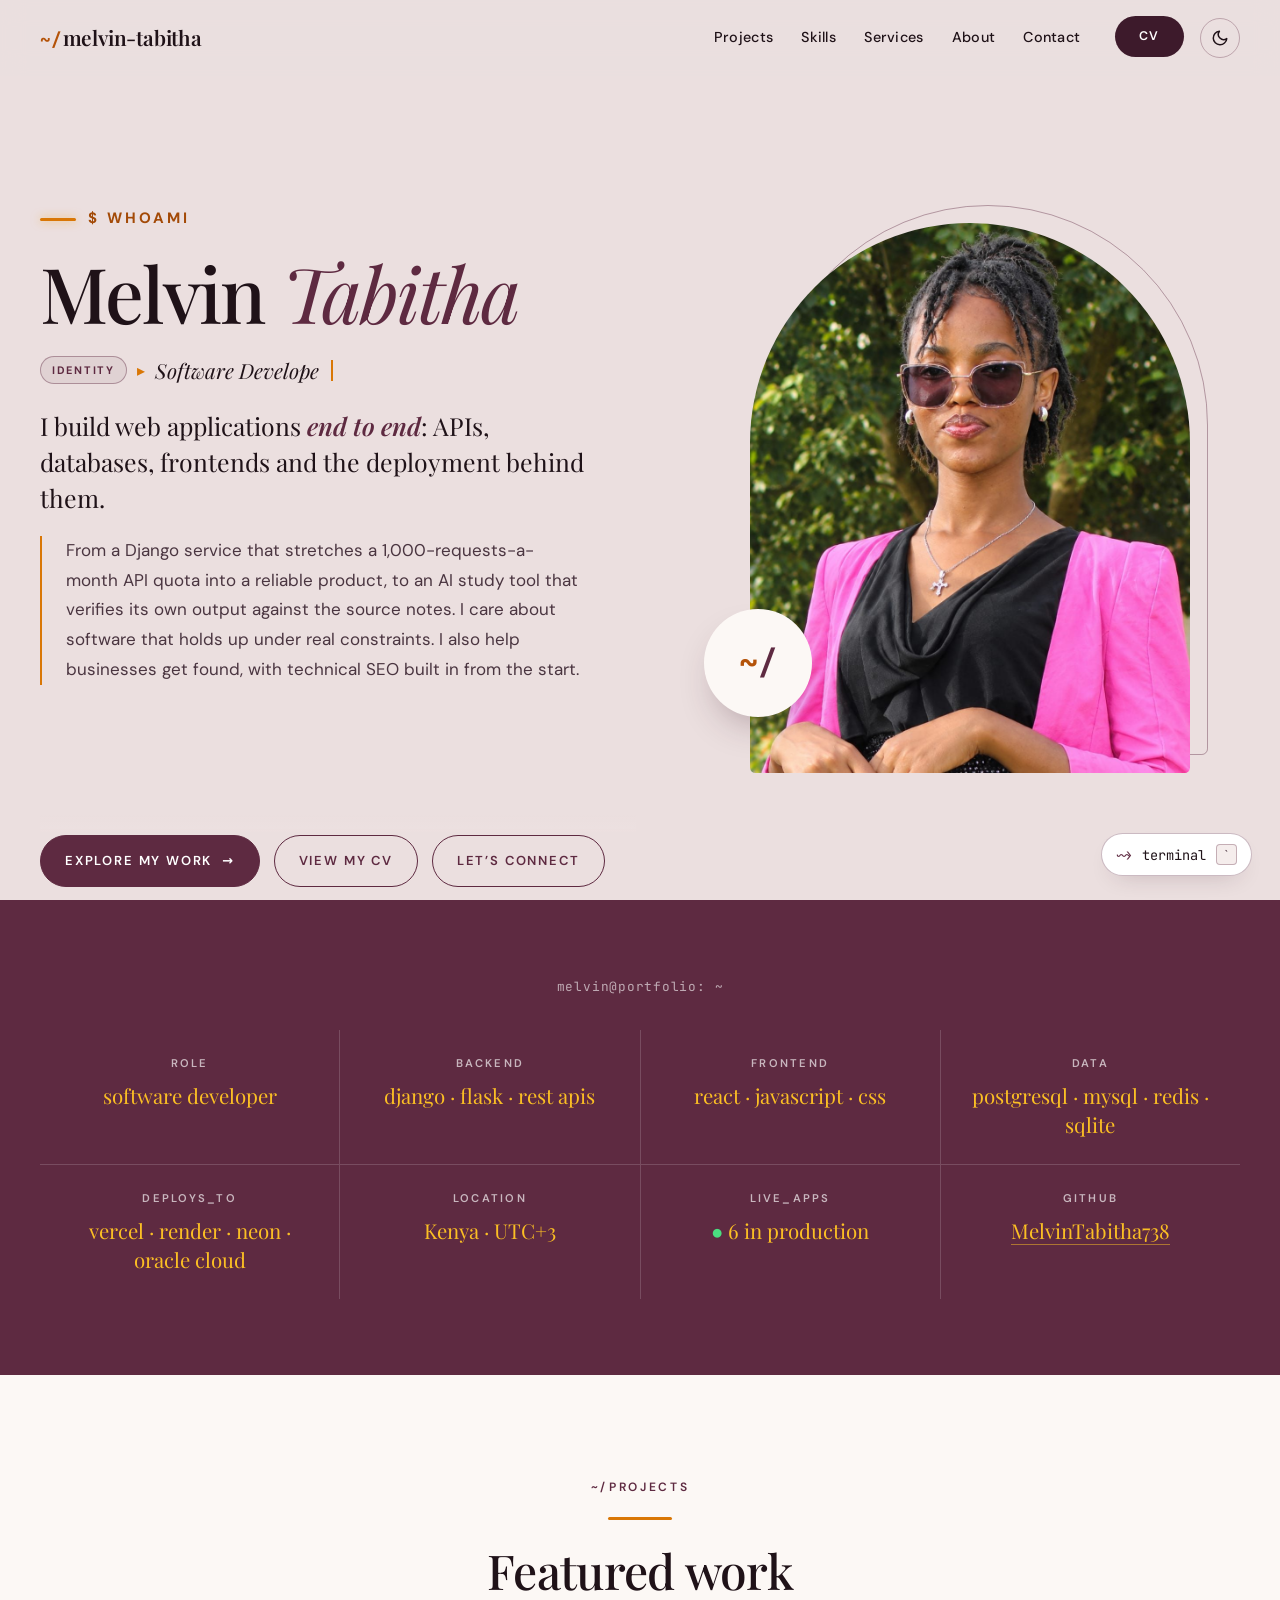
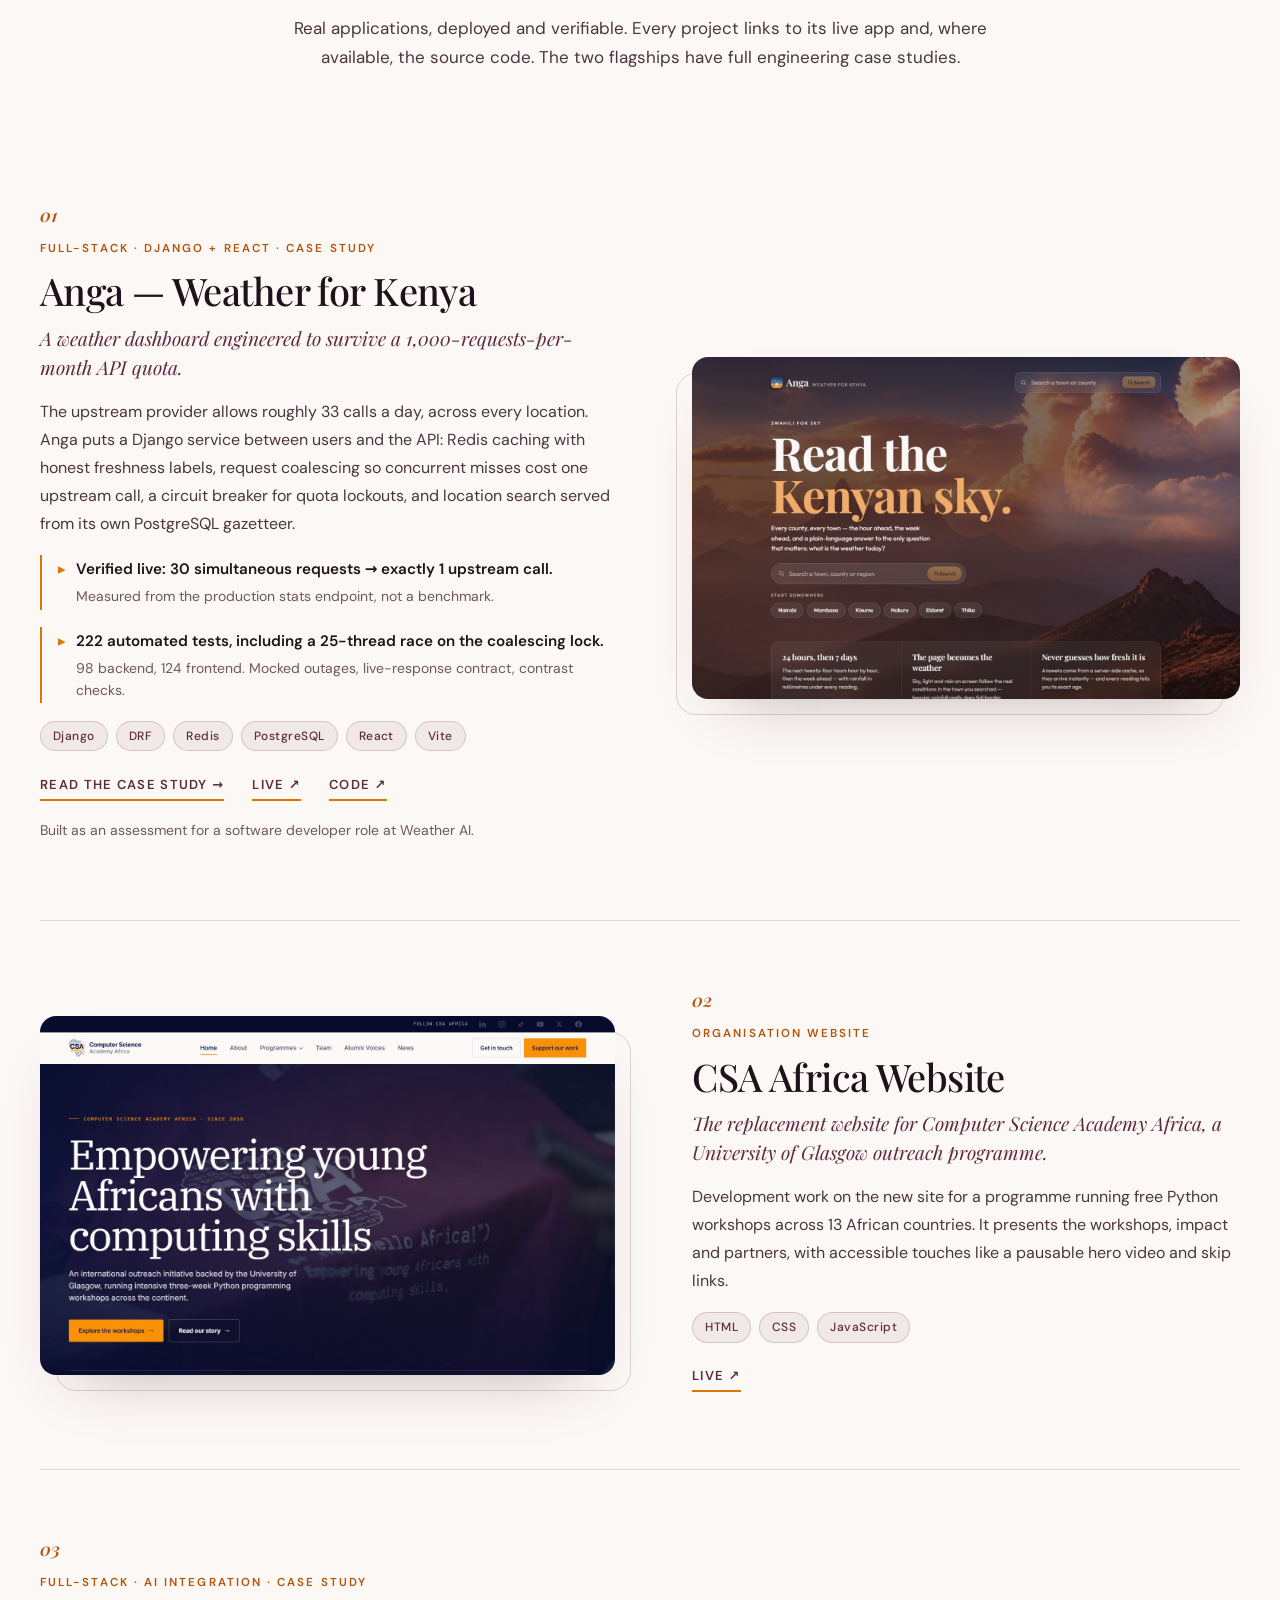
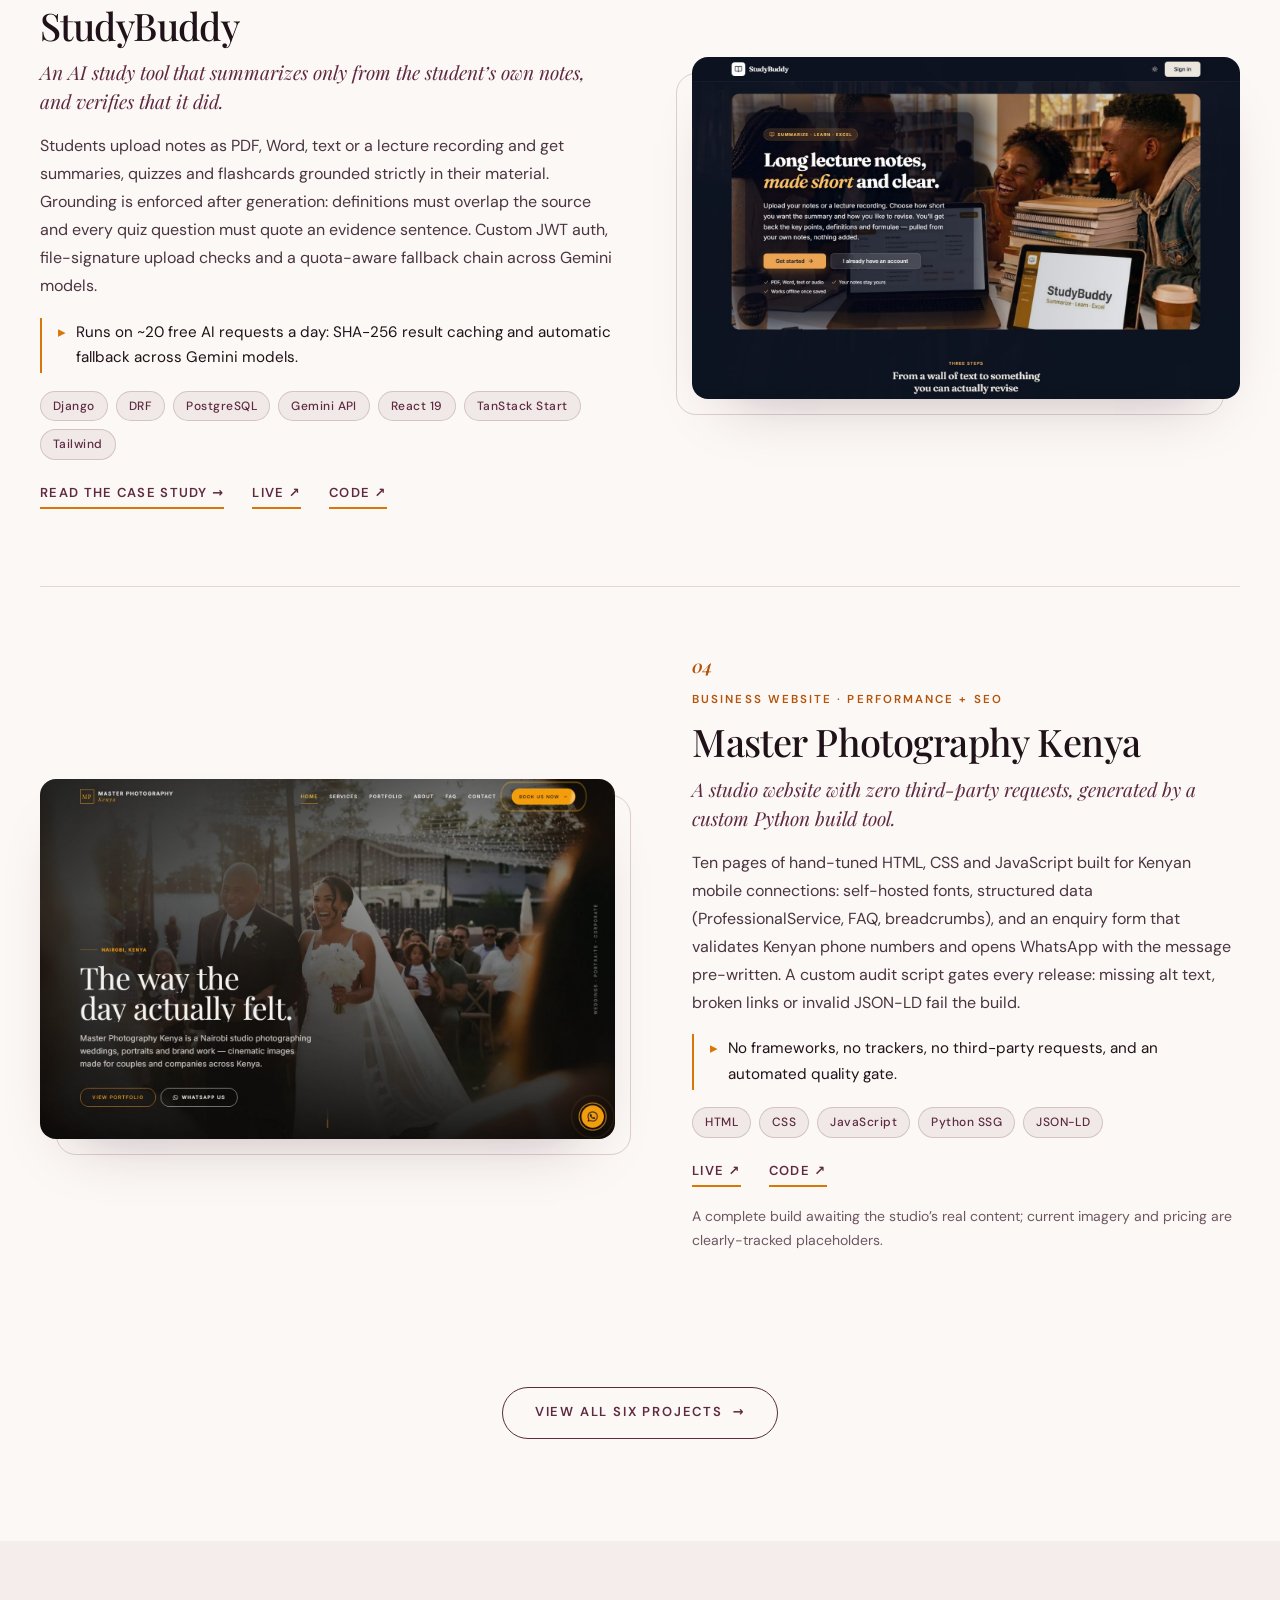
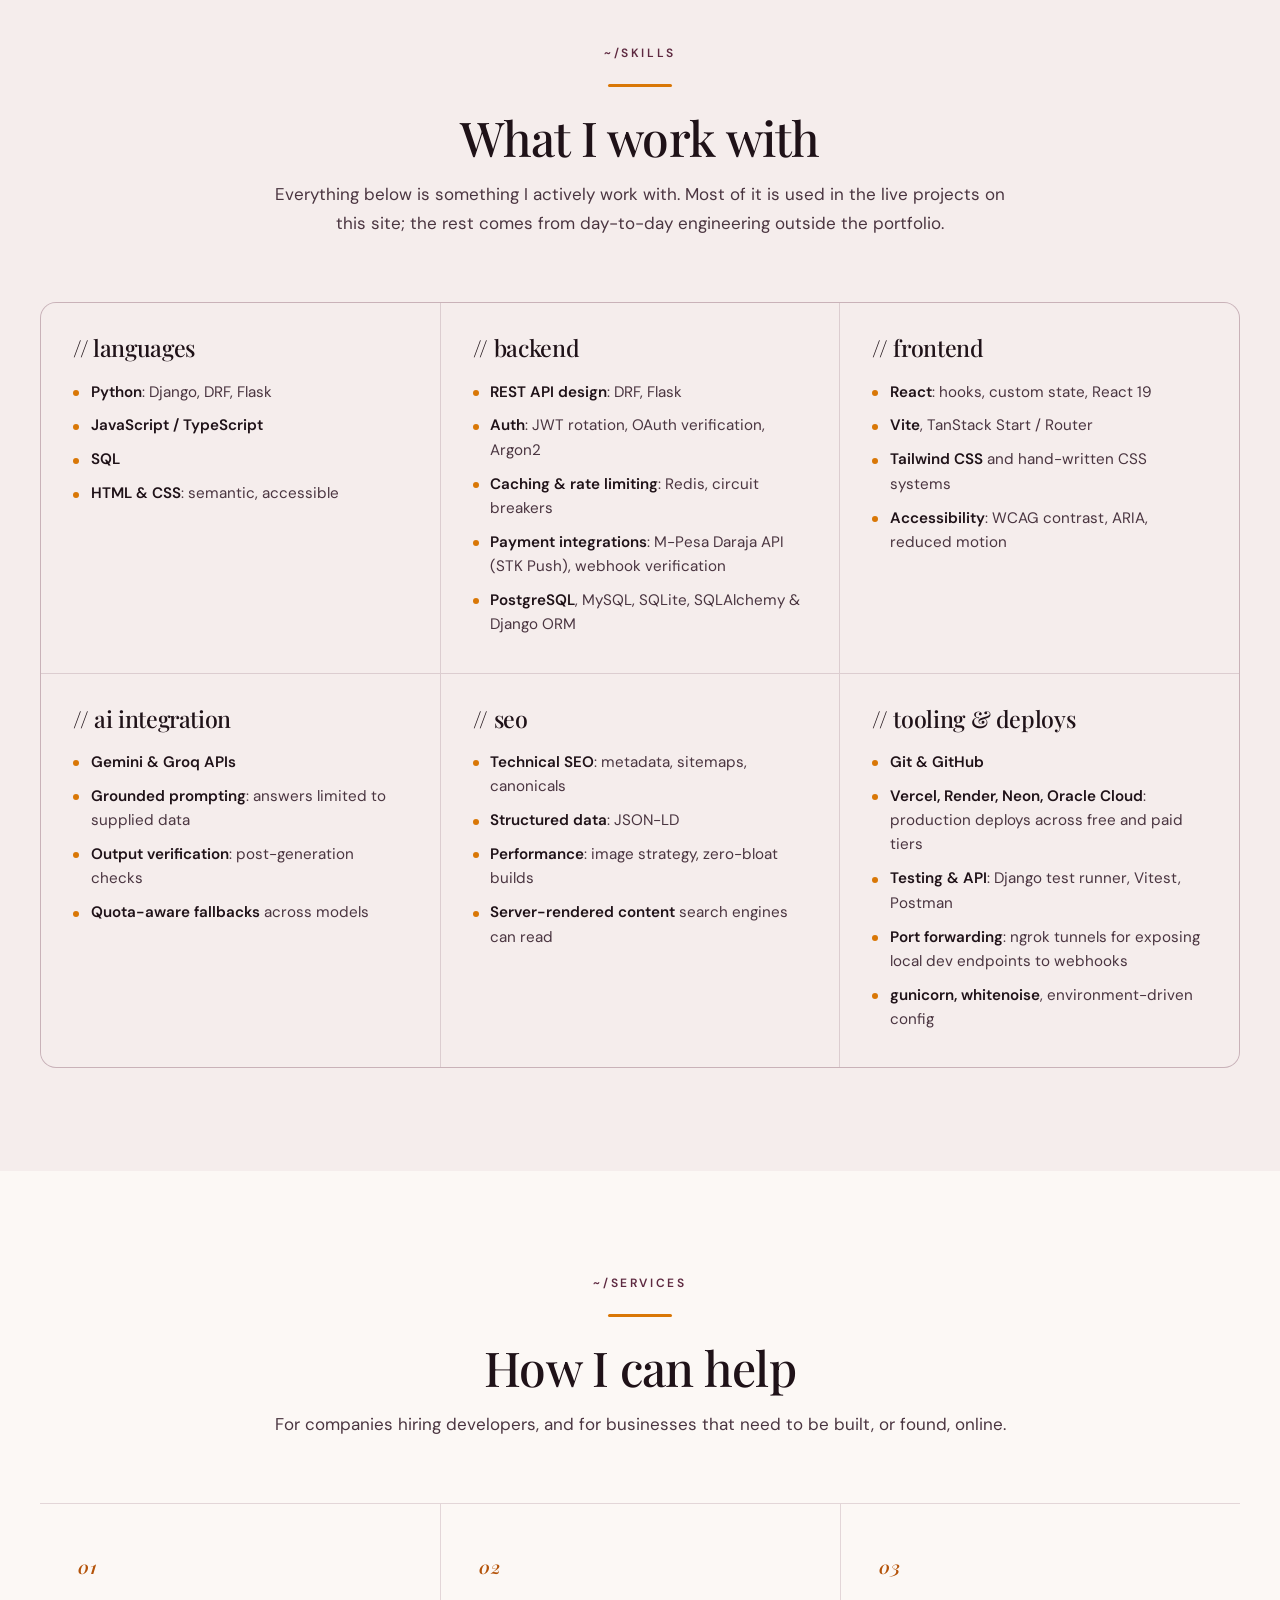
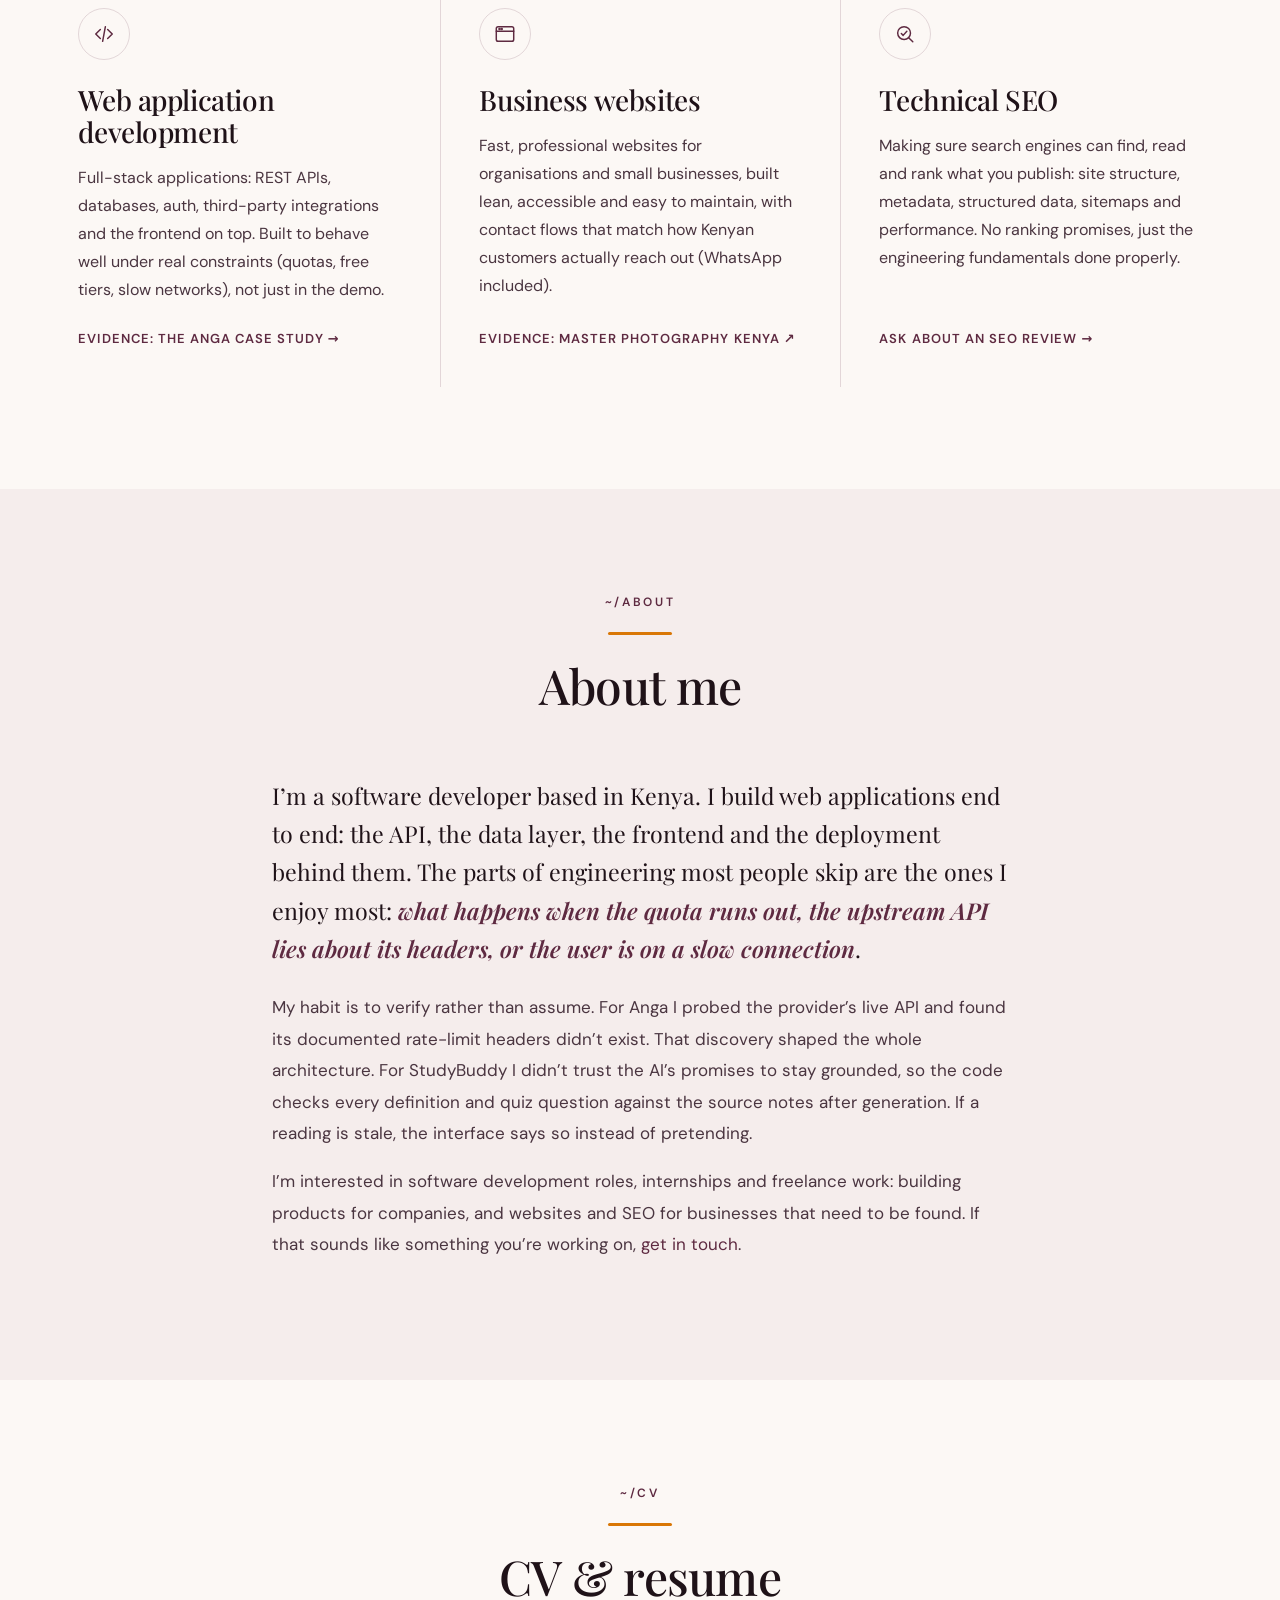
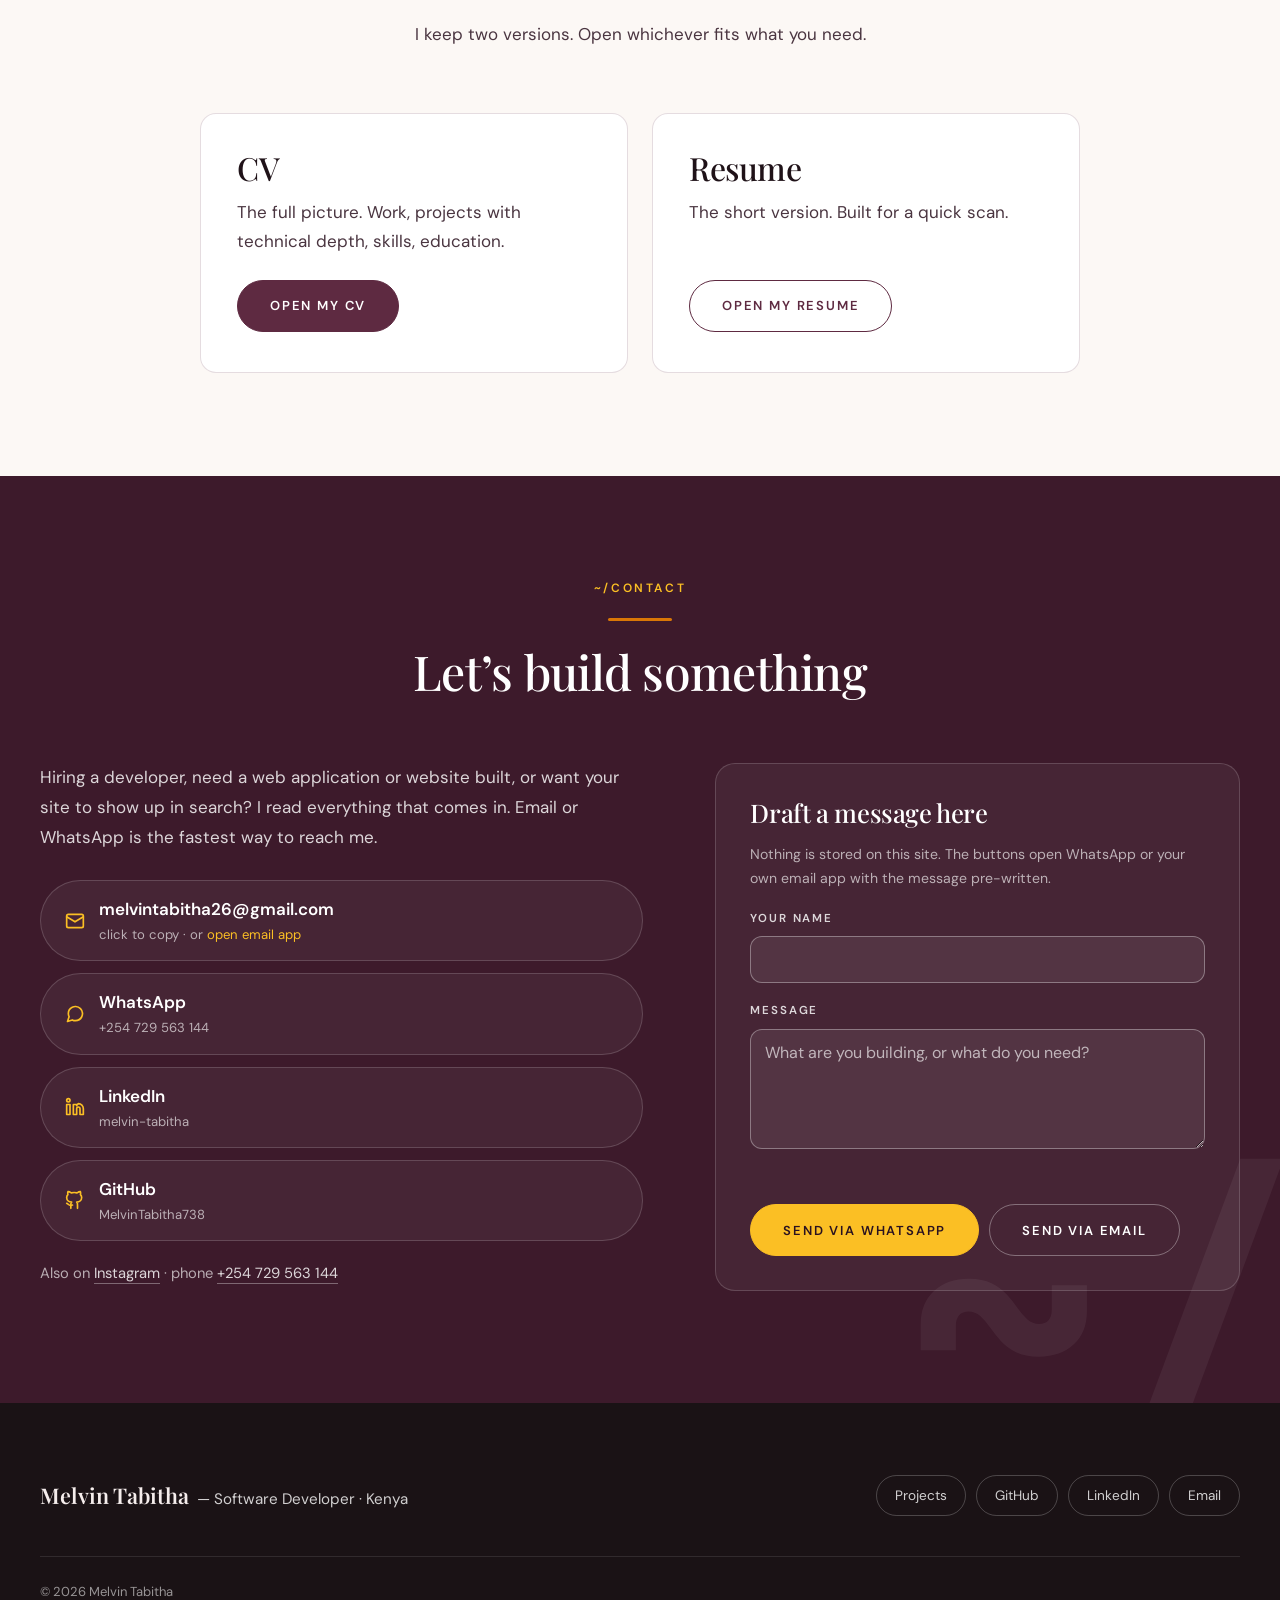
<file: index.html>
<!doctype html>
<html lang="en" class="no-js">
<head>
  <meta charset="utf-8">
  <meta name="viewport" content="width=device-width, initial-scale=1, viewport-fit=cover">
  <title>Melvin Tabitha — Software Developer</title>
  <meta name="description" content="Melvin Tabitha is a software developer in Kenya building full-stack web applications with Django, React and PostgreSQL: APIs, integrations and deployment, plus technical SEO for businesses.">
  <link rel="canonical" href="https://melvintabitha.vercel.app/">
  <meta name="theme-color" content="#fcf8f5">
  <meta property="og:type" content="website">
  <meta property="og:title" content="Melvin Tabitha — Software Developer">
  <meta property="og:description" content="Full-stack web applications with Django, React and PostgreSQL, plus technical SEO. See the projects, read the case studies.">
  <meta property="og:url" content="https://melvintabitha.vercel.app/">
  <meta property="og:image" content="https://melvintabitha.vercel.app/assets/img/og-image.png">
  <meta name="twitter:card" content="summary_large_image">
  <link rel="icon" type="image/svg+xml" href="assets/favicon.svg">
  <link rel="preload" href="assets/fonts/playfair-display-latin-var.woff2" as="font" type="font/woff2" crossorigin>
  <link rel="preload" href="assets/fonts/dm-sans-latin-var.woff2" as="font" type="font/woff2" crossorigin>
  <link rel="stylesheet" href="css/main.css?v=29">
  <script>document.documentElement.classList.replace("no-js","js");</script>
  <script>
    /* Apply the chosen theme before paint so the page never flashes the wrong
       colours. Reads the visitor's saved choice, then falls back to light. Mirrored on every page in this site. */
    (function () {
      var theme = "light";
      try {
        var saved = localStorage.getItem("melvin.theme");
        if (saved === "dark" || saved === "light") theme = saved;
      } catch (e) {}
      document.documentElement.setAttribute("data-theme", theme);
      var m = document.querySelector('meta[name="theme-color"]');
      if (m) m.setAttribute("content", theme === "dark" ? "#1a1215" : "#fcf8f5");
    })();
  </script>
  <script type="application/ld+json">
  {
    "@context": "https://schema.org",
    "@type": "Person",
    "name": "Melvin Tabitha",
    "jobTitle": "Software Developer",
    "email": "mailto:melvintabitha26@gmail.com",
    "url": "https://melvintabitha.vercel.app/",
    "address": { "@type": "PostalAddress", "addressCountry": "KE" },
    "sameAs": [
      "https://github.com/MelvinTabitha738",
      "https://www.linkedin.com/in/melvin-tabitha-5abb782a2/",
      "https://instagram.com/tabitha_can_do"
    ],
    "knowsAbout": ["Software development", "Django", "React", "PostgreSQL", "REST APIs", "Technical SEO"]
  }
  </script>
</head>
<body class="home">
  <a class="skip-link" href="#main">Skip to content</a>

  <header class="site-header">
    <div class="container">
      <a class="wordmark" href="index.html"><span class="tilde">~/</span>melvin-tabitha</a>
      <button class="theme-toggle" type="button" aria-pressed="true" aria-label="Switch to dark mode" title="Switch to dark mode">
        <svg class="icon-sun" viewBox="0 0 24 24" fill="none" stroke="currentColor" stroke-width="2" stroke-linecap="round" stroke-linejoin="round" aria-hidden="true"><circle cx="12" cy="12" r="4"/><path d="M12 2v2M12 20v2M4.93 4.93l1.41 1.41M17.66 17.66l1.41 1.41M2 12h2M20 12h2M4.93 19.07l1.41-1.41M17.66 6.34l1.41-1.41"/></svg>
        <svg class="icon-moon" viewBox="0 0 24 24" fill="none" stroke="currentColor" stroke-width="2" stroke-linecap="round" stroke-linejoin="round" aria-hidden="true"><path d="M21 12.79A9 9 0 1 1 11.21 3 7 7 0 0 0 21 12.79z"/></svg>
      </button>
<button class="nav-toggle" aria-expanded="false" aria-controls="site-nav" aria-label="Menu">
        <svg width="20" height="20" viewBox="0 0 24 24" fill="none" stroke="currentColor" stroke-width="2" stroke-linecap="round" aria-hidden="true"><line x1="3" y1="6" x2="21" y2="6"/><line x1="3" y1="12" x2="21" y2="12"/><line x1="3" y1="18" x2="21" y2="18"/></svg>
      </button>
      <nav class="site-nav" id="site-nav" aria-label="Main">
        <a href="#work">Projects</a>
        <a href="#skills">Skills</a>
        <a href="#services">Services</a>
        <a href="#about">About</a>
        <a href="#contact">Contact</a>
        <a class="nav-cv" href="#cv">CV</a>
        <div class="nav-social" role="group" aria-label="Contact links">
          <a href="mailto:melvintabitha26@gmail.com" aria-label="Email"><svg width="20" height="20" viewBox="0 0 24 24" fill="none" stroke="currentColor" stroke-width="1.8" stroke-linecap="round" stroke-linejoin="round" aria-hidden="true"><rect x="2" y="4" width="20" height="16" rx="2"/><path d="m22 7-10 6L2 7"/></svg></a>
          <a href="https://wa.me/254729563144" rel="noopener" aria-label="WhatsApp"><svg width="20" height="20" viewBox="0 0 24 24" fill="none" stroke="currentColor" stroke-width="1.8" stroke-linecap="round" stroke-linejoin="round" aria-hidden="true"><path d="M21 11.5a8.38 8.38 0 0 1-.9 3.8 8.5 8.5 0 0 1-7.6 4.7 8.38 8.38 0 0 1-3.8-.9L3 21l1.9-5.7a8.38 8.38 0 0 1-.9-3.8 8.5 8.5 0 0 1 4.7-7.6 8.38 8.38 0 0 1 3.8-.9h.5a8.48 8.48 0 0 1 8 8z"/></svg></a>
          <a href="https://www.linkedin.com/in/melvin-tabitha-5abb782a2/" rel="noopener" aria-label="LinkedIn"><svg width="20" height="20" viewBox="0 0 24 24" fill="none" stroke="currentColor" stroke-width="1.8" stroke-linecap="round" stroke-linejoin="round" aria-hidden="true"><path d="M16 8a6 6 0 0 1 6 6v7h-4v-7a2 2 0 0 0-4 0v7h-4V9h4v1.5A6 6 0 0 1 16 8z"/><rect x="2" y="9" width="4" height="12"/><circle cx="4" cy="4" r="2"/></svg></a>
          <a href="https://github.com/MelvinTabitha738" rel="noopener" aria-label="GitHub"><svg width="20" height="20" viewBox="0 0 24 24" fill="none" stroke="currentColor" stroke-width="1.8" stroke-linecap="round" stroke-linejoin="round" aria-hidden="true"><path d="M15 22v-4a4.8 4.8 0 0 0-1-3.5c3 0 6-2 6-5.5a5.34 5.34 0 0 0-1.5-3.5 5 5 0 0 0-.08-3.5s-1.18-.35-3.92 1.5a13.38 13.38 0 0 0-7 0C4.76 1.65 3.58 2 3.58 2A5 5 0 0 0 3.5 5.5 5.34 5.34 0 0 0 2 9c0 3.5 3 5.5 6 5.5a4.8 4.8 0 0 0-1 3.5v4"/><path d="M9 18c-4.51 2-5-2-7-2"/></svg></a>
        </div>
      </nav>
    </div>
  </header>

  <main id="main">

    <!-- ================= Hero ================= -->
    <section class="hero" aria-label="Introduction">
      <div class="container hero-inner">
        <div class="hero-content">
          <p class="hero-kicker">$ whoami</p>
          <h1>Melvin <em>Tabitha</em></h1>
          <p class="role-line" aria-label="Role">
            <span class="role-tag" id="role-tag">identity</span>
            <span class="role-arrow" aria-hidden="true">▸</span>
            <span class="role-text" id="role-text" aria-live="polite">Software Developer</span><span class="role-cursor" aria-hidden="true"></span>
          </p>
          <p class="strap">I build web applications <strong>end&nbsp;to&nbsp;end</strong>: APIs, databases, frontends and the deployment behind them.</p>
          <p class="lede">
            From a Django service that stretches a 1,000-requests-a-month API quota into a
            reliable product, to an AI study tool that verifies its own output against the
            source notes. I care about software that holds up under real constraints.
            I also help businesses get found, with technical SEO built in from the start.
          </p>
          <div class="hero-actions">
            <a class="btn" href="#work">Explore my work <span class="arrow" aria-hidden="true">→</span></a>
            <a class="btn btn-ghost" href="#cv">View my CV</a>
            <a class="btn btn-ghost" href="#contact">Let’s connect</a>
          </div>
        </div>

        <div class="hero-media">
          <div class="arch">
            <img src="assets/img/portrait.jpg" alt="Portrait of Melvin Tabitha" width="1254" height="1254" fetchpriority="high">
          </div>
          <span class="hero-seal" aria-hidden="true"><span>~</span>/</span>
        </div>
      </div>
    </section>

    <!-- ================= Quick facts ================= -->
    <section class="facts" aria-label="Quick facts">
      <div class="container">
        <p class="facts-title" aria-hidden="true">melvin@portfolio: ~</p>
        <dl class="facts-grid reveal">
          <div class="fact"><dt>role</dt><dd>software developer</dd></div>
          <div class="fact"><dt>backend</dt><dd>django · flask · rest apis</dd></div>
          <div class="fact"><dt>frontend</dt><dd>react · javascript · css</dd></div>
          <div class="fact"><dt>data</dt><dd>postgresql · mysql · redis · sqlite</dd></div>
          <div class="fact"><dt>deploys_to</dt><dd>vercel · render · neon · oracle cloud</dd></div>
          <div class="fact"><dt>location</dt><dd>Kenya · UTC+3</dd></div>
          <div class="fact"><dt>live_apps</dt><dd><span class="ok">●</span> 6 in production</dd></div>
          <div class="fact"><dt>github</dt><dd><a href="https://github.com/MelvinTabitha738" rel="noopener">MelvinTabitha738</a></dd></div>
        </dl>
      </div>
    </section>

    <!-- ================= Featured projects ================= -->
    <section class="section" id="work" aria-label="Featured projects">
      <div class="container">
        <header class="section-head reveal">
          <span class="eyebrow">~/projects</span>
          <span class="rule" aria-hidden="true"></span>
          <h2 class="section-title">Featured work</h2>
          <p class="section-intro">
            Real applications, deployed and verifiable. Every project links to its live app
            and, where available, the source code. The two flagships have full engineering
            case studies.
          </p>
        </header>

        <!-- Anga Weather -->
        <article class="project-feature reveal">
          <div class="project-media">
            <a href="https://anga-gules.vercel.app/" rel="noopener" aria-label="Open Anga Weather live app">
              <img src="assets/img/projects/anga-weather.jpg" alt="Anga Weather dashboard showing current conditions and a 7-day forecast for a Kenyan town" width="1440" height="900" loading="lazy">
            </a>
          </div>
          <div class="project-body">
            <span class="project-num" aria-hidden="true">01</span>
            <p class="project-kind">full-stack · django + react · case study</p>
            <h3>Anga — Weather for Kenya</h3>
            <p class="tagline">A weather dashboard engineered to survive a 1,000-requests-per-month API quota.</p>
            <p class="desc">
              The upstream provider allows roughly 33 calls a day, across every location. Anga puts a
              Django service between users and the API: Redis caching with honest freshness labels,
              request coalescing so concurrent misses cost one upstream call, a circuit breaker for
              quota lockouts, and location search served from its own PostgreSQL gazetteer.
            </p>
            <p class="metric">
              <span class="mark">▸</span>
              <span class="mcol">
                <span class="mlabel">Verified live: 30 simultaneous requests → exactly 1 upstream call.</span>
                <span class="mcap">Measured from the production stats endpoint, not a benchmark.</span>
              </span>
            </p>
            <p class="metric">
              <span class="mark">▸</span>
              <span class="mcol">
                <span class="mlabel">222 automated tests, including a 25-thread race on the coalescing lock.</span>
                <span class="mcap">98 backend, 124 frontend. Mocked outages, live-response contract, contrast checks.</span>
              </span>
            </p>
            <ul class="chips">
              <li>Django</li><li>DRF</li><li>Redis</li><li>PostgreSQL</li><li>React</li><li>Vite</li>
            </ul>
            <p class="project-links">
              <a href="projects/anga-weather/index.html">Read the case study <span class="arrow">→</span></a>
              <a href="https://anga-gules.vercel.app/" rel="noopener">Live <span class="arrow">↗</span></a>
              <a href="https://github.com/MelvinTabitha738/Anga-weather" rel="noopener">Code <span class="arrow">↗</span></a>
            </p>
            <p class="project-note">Built as an assessment for a software developer role at Weather AI.</p>
          </div>
        </article>

        <!-- CSA Africa -->
        <article class="project-feature reveal">
          <div class="project-media">
            <a href="https://www.csaafrica.org" rel="noopener" aria-label="Open the CSA Africa website">
              <img src="assets/img/projects/csa-africa.jpg" alt="CSA Africa homepage: empowering young Africans with computing skills" width="1440" height="900" loading="lazy">
            </a>
          </div>
          <div class="project-body">
            <span class="project-num" aria-hidden="true">02</span>
            <p class="project-kind">organisation website</p>
            <h3>CSA Africa Website</h3>
            <p class="tagline">The replacement website for Computer Science Academy Africa, a University of Glasgow outreach programme.</p>
            <p class="desc">
              Development work on the new site for a programme running free Python workshops across
              13 African countries. It presents the workshops, impact and partners, with accessible
              touches like a pausable hero video and skip links.
            </p>
            <ul class="chips">
              <li>HTML</li><li>CSS</li><li>JavaScript</li>
            </ul>
            <p class="project-links">
              <a href="https://www.csaafrica.org" rel="noopener">Live <span class="arrow">↗</span></a>
            </p>
          </div>
        </article>

        <!-- StudyBuddy -->
        <article class="project-feature reveal">
          <div class="project-media">
            <a href="https://study-buddy-one-lovat.vercel.app/" rel="noopener" aria-label="Open StudyBuddy live app">
              <img src="assets/img/projects/studybuddy.jpg" alt="StudyBuddy landing page: long lecture notes, made short and clear" width="1440" height="900" loading="lazy">
            </a>
          </div>
          <div class="project-body">
            <span class="project-num" aria-hidden="true">03</span>
            <p class="project-kind">full-stack · ai integration · case study</p>
            <h3>StudyBuddy</h3>
            <p class="tagline">An AI study tool that summarizes only from the student’s own notes, and verifies that it did.</p>
            <p class="desc">
              Students upload notes as PDF, Word, text or a lecture recording and get summaries,
              quizzes and flashcards grounded strictly in their material. Grounding is enforced
              after generation: definitions must overlap the source and every quiz question must
              quote an evidence sentence. Custom JWT auth, file-signature upload checks and a
              quota-aware fallback chain across Gemini models.
            </p>
            <p class="metric"><span class="mark">▸</span> Runs on ~20 free AI requests a day: SHA-256 result caching and automatic fallback across Gemini models.</p>
            <ul class="chips">
              <li>Django</li><li>DRF</li><li>PostgreSQL</li><li>Gemini API</li><li>React 19</li><li>TanStack Start</li><li>Tailwind</li>
            </ul>
            <p class="project-links">
              <a href="projects/studybuddy/index.html">Read the case study <span class="arrow">→</span></a>
              <a href="https://study-buddy-one-lovat.vercel.app/" rel="noopener">Live <span class="arrow">↗</span></a>
              <a href="https://github.com/MelvinTabitha738/study-buddy-ai" rel="noopener">Code <span class="arrow">↗</span></a>
            </p>
          </div>
        </article>

        <!-- Master Photography Kenya -->
        <article class="project-feature reveal">
          <div class="project-media">
            <a href="https://master-photography-kenya.vercel.app/" rel="noopener" aria-label="Open Master Photography Kenya live site">
              <img src="assets/img/projects/master-photography.jpg" alt="Master Photography Kenya homepage with a wedding photography hero image" width="1440" height="900" loading="lazy">
            </a>
          </div>
          <div class="project-body">
            <span class="project-num" aria-hidden="true">04</span>
            <p class="project-kind">business website · performance + seo</p>
            <h3>Master Photography Kenya</h3>
            <p class="tagline">A studio website with zero third-party requests, generated by a custom Python build tool.</p>
            <p class="desc">
              Ten pages of hand-tuned HTML, CSS and JavaScript built for Kenyan mobile connections:
              self-hosted fonts, structured data (ProfessionalService, FAQ, breadcrumbs), and an
              enquiry form that validates Kenyan phone numbers and opens WhatsApp with the message
              pre-written. A custom audit script gates every release: missing alt text, broken
              links or invalid JSON-LD fail the build.
            </p>
            <p class="metric"><span class="mark">▸</span> No frameworks, no trackers, no third-party requests, and an automated quality gate.</p>
            <ul class="chips">
              <li>HTML</li><li>CSS</li><li>JavaScript</li><li>Python SSG</li><li>JSON-LD</li>
            </ul>
            <p class="project-links">
              <a href="https://master-photography-kenya.vercel.app/" rel="noopener">Live <span class="arrow">↗</span></a>
              <a href="https://github.com/MelvinTabitha738/MasterPhotographyKenya" rel="noopener">Code <span class="arrow">↗</span></a>
            </p>
            <p class="project-note">A complete build awaiting the studio’s real content; current imagery and pricing are clearly-tracked placeholders.</p>
          </div>
        </article>

        <p class="section-cta">
          <a class="btn btn-ghost" href="projects/index.html">View all six projects <span class="arrow">→</span></a>
        </p>
      </div>
    </section>

    <!-- ================= Skills ================= -->
    <section class="section section-alt" id="skills" aria-label="Skills">
      <div class="container">
        <header class="section-head reveal">
          <span class="eyebrow">~/skills</span>
          <span class="rule" aria-hidden="true"></span>
          <h2 class="section-title">What I work with</h2>
          <p class="section-intro">Everything below is something I actively work with. Most of it is used in the live projects on this site; the rest comes from day-to-day engineering outside the portfolio.</p>
        </header>
        <div class="skills-grid">
          <div class="skill-group reveal">
            <h3>// languages</h3>
            <ul>
              <li><strong>Python</strong>: Django, DRF, Flask</li>
              <li><strong>JavaScript / TypeScript</strong></li>
              <li><strong>SQL</strong></li>
              <li><strong>HTML &amp; CSS</strong>: semantic, accessible</li>
            </ul>
          </div>
          <div class="skill-group reveal">
            <h3>// backend</h3>
            <ul>
              <li><strong>REST API design</strong>: DRF, Flask</li>
              <li><strong>Auth</strong>: JWT rotation, OAuth verification, Argon2</li>
              <li><strong>Caching &amp; rate limiting</strong>: Redis, circuit breakers</li>
              <li><strong>Payment integrations</strong>: M-Pesa Daraja API (STK Push), webhook verification</li>
              <li><strong>PostgreSQL</strong>, MySQL, SQLite, SQLAlchemy &amp; Django ORM</li>
            </ul>
          </div>
          <div class="skill-group reveal">
            <h3>// frontend</h3>
            <ul>
              <li><strong>React</strong>: hooks, custom state, React 19</li>
              <li><strong>Vite</strong>, TanStack Start / Router</li>
              <li><strong>Tailwind CSS</strong> and hand-written CSS systems</li>
              <li><strong>Accessibility</strong>: WCAG contrast, ARIA, reduced motion</li>
            </ul>
          </div>
          <div class="skill-group reveal">
            <h3>// ai integration</h3>
            <ul>
              <li><strong>Gemini &amp; Groq APIs</strong></li>
              <li><strong>Grounded prompting</strong>: answers limited to supplied data</li>
              <li><strong>Output verification</strong>: post-generation checks</li>
              <li><strong>Quota-aware fallbacks</strong> across models</li>
            </ul>
          </div>
          <div class="skill-group reveal">
            <h3>// seo</h3>
            <ul>
              <li><strong>Technical SEO</strong>: metadata, sitemaps, canonicals</li>
              <li><strong>Structured data</strong>: JSON-LD</li>
              <li><strong>Performance</strong>: image strategy, zero-bloat builds</li>
              <li><strong>Server-rendered content</strong> search engines can read</li>
            </ul>
          </div>
          <div class="skill-group reveal">
            <h3>// tooling &amp; deploys</h3>
            <ul>
              <li><strong>Git &amp; GitHub</strong></li>
              <li><strong>Vercel, Render, Neon, Oracle Cloud</strong>: production deploys across free and paid tiers</li>
              <li><strong>Testing &amp; API</strong>: Django test runner, Vitest, Postman</li>
              <li><strong>Port forwarding</strong>: ngrok tunnels for exposing local dev endpoints to webhooks</li>
              <li><strong>gunicorn, whitenoise</strong>, environment-driven config</li>
            </ul>
          </div>
        </div>
      </div>
    </section>

    <!-- ================= Services ================= -->
    <section class="section" id="services" aria-label="Services">
      <div class="container">
        <header class="section-head reveal">
          <span class="eyebrow">~/services</span>
          <span class="rule" aria-hidden="true"></span>
          <h2 class="section-title">How I can help</h2>
          <p class="section-intro">For companies hiring developers, and for businesses that need to be built, or found, online.</p>
        </header>
        <div class="services-grid">
          <div class="service reveal">
            <p class="num">01</p>
            <div class="service-icon" aria-hidden="true"><svg width="22" height="22" viewBox="0 0 24 24" fill="none" stroke="currentColor" stroke-width="1.6" stroke-linecap="round" stroke-linejoin="round"><path d="m8 7-5 5 5 5"/><path d="m16 7 5 5-5 5"/><path d="m13.5 4-3 16"/></svg></div>
            <h3>Web application development</h3>
            <p>
              Full-stack applications: REST APIs, databases, auth, third-party integrations and
              the frontend on top. Built to behave well under real constraints (quotas, free
              tiers, slow networks), not just in the demo.
            </p>
            <p class="evidence"><a href="projects/anga-weather/index.html">Evidence: the Anga case study →</a></p>
          </div>
          <div class="service reveal">
            <p class="num">02</p>
            <div class="service-icon" aria-hidden="true"><svg width="22" height="22" viewBox="0 0 24 24" fill="none" stroke="currentColor" stroke-width="1.6" stroke-linecap="round" stroke-linejoin="round"><rect x="2.5" y="4" width="19" height="16" rx="2"/><path d="M2.5 9h19"/><circle cx="6" cy="6.5" r=".6" fill="currentColor"/><circle cx="8.4" cy="6.5" r=".6" fill="currentColor"/></svg></div>
            <h3>Business websites</h3>
            <p>
              Fast, professional websites for organisations and small businesses, built lean,
              accessible and easy to maintain, with contact flows that match how Kenyan customers
              actually reach out (WhatsApp included).
            </p>
            <p class="evidence"><a href="https://master-photography-kenya.vercel.app/" rel="noopener">Evidence: Master Photography Kenya ↗</a></p>
          </div>
          <div class="service reveal">
            <p class="num">03</p>
            <div class="service-icon" aria-hidden="true"><svg width="22" height="22" viewBox="0 0 24 24" fill="none" stroke="currentColor" stroke-width="1.6" stroke-linecap="round" stroke-linejoin="round"><circle cx="11" cy="11" r="7"/><path d="m20.5 20.5-4.5-4.5"/><path d="M8 11.5l2 2 4-4.5"/></svg></div>
            <h3>Technical SEO</h3>
            <p>
              Making sure search engines can find, read and rank what you publish: site structure,
              metadata, structured data, sitemaps and performance. No ranking promises, just the
              engineering fundamentals done properly.
            </p>
            <p class="evidence"><a href="#contact">Ask about an SEO review →</a></p>
          </div>
        </div>
      </div>
    </section>

    <!-- ================= About ================= -->
    <section class="section section-alt" id="about" aria-label="About">
      <div class="container">
        <header class="section-head reveal">
          <span class="eyebrow">~/about</span>
          <span class="rule" aria-hidden="true"></span>
          <h2 class="section-title">About me</h2>
        </header>
        <div class="about-copy reveal">
          <p>
            I’m a software developer based in Kenya. I build web applications end to end:
            the API, the data layer, the frontend and the deployment behind them. The parts of
            engineering most people skip are the ones I enjoy most: <strong>what happens when
            the quota runs out, the upstream API lies about its headers, or the user is on a
            slow connection</strong>.
          </p>
          <p>
            My habit is to verify rather than assume. For Anga I probed the provider’s live API
            and found its documented rate-limit headers didn’t exist. That discovery shaped the
            whole architecture. For StudyBuddy I didn’t trust the AI’s promises to stay grounded,
            so the code checks every definition and quiz question against the source notes after
            generation. If a reading is stale, the interface says so instead of pretending.
          </p>
          <p>
            I’m interested in software development roles, internships and freelance work:
            building products for companies, and websites and SEO for businesses that need to be
            found. If that sounds like something you’re working on, <a href="#contact">get in
            touch</a>.
          </p>
        </div>
      </div>
    </section>

    <!-- ================= CV & Resume ================= -->
    <section class="section" id="cv" aria-label="CV and resume">
      <div class="container">
        <header class="section-head reveal">
          <span class="eyebrow">~/cv</span>
          <span class="rule" aria-hidden="true"></span>
          <h2 class="section-title">CV &amp; resume</h2>
          <p class="section-intro">I keep two versions. Open whichever fits what you need.</p>
        </header>
        <div class="cv-choices">
          <article class="cv-choice reveal">
            <h3>CV</h3>
            <p>The full picture. Work, projects with technical depth, skills, education.</p>
            <a class="btn" href="cv/index.html?doc=cv">Open my CV</a>
          </article>
          <article class="cv-choice reveal">
            <h3>Resume</h3>
            <p>The short version. Built for a quick scan.</p>
            <a class="btn btn-ghost" href="cv/index.html?doc=resume">Open my resume</a>
          </article>
        </div>
      </div>
    </section>

    <!-- ================= Certifications =================
         This section is intentionally commented out until real certificates
         are supplied. To enable it: for each certification, fill in a card,
         then remove the comment markers. Never list unverified credentials.

    <section class="section" id="certifications" aria-label="Certifications">
      <div class="container">
        <span class="eyebrow">~/certifications</span>
        <h2 class="section-title">Certifications</h2>
        <ul class="certs-list">
          <li class="cert">
            <h3>CERTIFICATION NAME</h3>
            <p class="issuer">Issuing organisation</p>
            <p class="meta">Issued YYYY-MM · Credential ID XXXX · <a href="VERIFICATION-URL" rel="noopener">Verify ↗</a></p>
          </li>
        </ul>
      </div>
    </section>
    ================================================== -->

    <!-- ================= Contact ================= -->
    <section class="section section-band" id="contact" aria-label="Contact">
      <div class="container">
        <header class="section-head reveal">
          <span class="eyebrow">~/contact</span>
          <span class="rule" aria-hidden="true"></span>
          <h2 class="section-title">Let’s build something</h2>
        </header>
        <div class="contact-grid">
          <div>
            <p class="section-intro" style="margin-bottom:0">
              Hiring a developer, need a web application or website built, or want your site to
              show up in search? I read everything that comes in. Email or WhatsApp is the
              fastest way to reach me.
            </p>
            <div class="contact-channels">
              <button class="channel copy-email" type="button" data-copy="melvintabitha26@gmail.com">
                <svg width="20" height="20" viewBox="0 0 24 24" fill="none" stroke="currentColor" stroke-width="2" stroke-linecap="round" stroke-linejoin="round" aria-hidden="true"><rect x="2" y="4" width="20" height="16" rx="2"/><path d="m22 7-10 6L2 7"/></svg>
                <span>melvintabitha26@gmail.com
                  <span class="sub">click to copy · or <a href="mailto:melvintabitha26@gmail.com">open email app</a></span>
                </span>
                <span class="copied-note">copied ✓</span>
              </button>
              <a class="channel" href="https://wa.me/254729563144" rel="noopener">
                <svg width="20" height="20" viewBox="0 0 24 24" fill="none" stroke="currentColor" stroke-width="2" stroke-linecap="round" stroke-linejoin="round" aria-hidden="true"><path d="M21 11.5a8.38 8.38 0 0 1-.9 3.8 8.5 8.5 0 0 1-7.6 4.7 8.38 8.38 0 0 1-3.8-.9L3 21l1.9-5.7a8.38 8.38 0 0 1-.9-3.8 8.5 8.5 0 0 1 4.7-7.6 8.38 8.38 0 0 1 3.8-.9h.5a8.48 8.48 0 0 1 8 8z"/></svg>
                <span>WhatsApp<span class="sub">+254 729 563 144</span></span>
              </a>
              <a class="channel" href="https://www.linkedin.com/in/melvin-tabitha-5abb782a2/" rel="noopener">
                <svg width="20" height="20" viewBox="0 0 24 24" fill="none" stroke="currentColor" stroke-width="2" stroke-linecap="round" stroke-linejoin="round" aria-hidden="true"><path d="M16 8a6 6 0 0 1 6 6v7h-4v-7a2 2 0 0 0-4 0v7h-4V9h4v1.5A6 6 0 0 1 16 8z"/><rect x="2" y="9" width="4" height="12"/><circle cx="4" cy="4" r="2"/></svg>
                <span>LinkedIn<span class="sub">melvin-tabitha</span></span>
              </a>
              <a class="channel" href="https://github.com/MelvinTabitha738" rel="noopener">
                <svg width="20" height="20" viewBox="0 0 24 24" fill="none" stroke="currentColor" stroke-width="2" stroke-linecap="round" stroke-linejoin="round" aria-hidden="true"><path d="M15 22v-4a4.8 4.8 0 0 0-1-3.5c3 0 6-2 6-5.5a5.34 5.34 0 0 0-1.5-3.5 5 5 0 0 0-.08-3.5s-1.18-.35-3.92 1.5a13.38 13.38 0 0 0-7 0C4.76 1.65 3.58 2 3.58 2A5 5 0 0 0 3.5 5.5 5.34 5.34 0 0 0 2 9c0 3.5 3 5.5 6 5.5a4.8 4.8 0 0 0-1 3.5v4"/><path d="M9 18c-4.51 2-5-2-7-2"/></svg>
                <span>GitHub<span class="sub">MelvinTabitha738</span></span>
              </a>
            </div>
            <p class="contact-secondary">
              Also on <a href="https://instagram.com/tabitha_can_do" rel="noopener">Instagram</a> ·
              phone <a href="tel:+254729563144">+254 729 563 144</a>
            </p>
          </div>

          <form class="compose" id="compose-form" novalidate>
            <h3>Draft a message here</h3>
            <p class="hint">Nothing is stored on this site. The buttons open WhatsApp or your own email app with the message pre-written.</p>
            <label for="c-name">Your name</label>
            <input id="c-name" name="name" type="text" autocomplete="name" required>
            <label for="c-message">Message</label>
            <textarea id="c-message" name="message" required placeholder="What are you building, or what do you need?"></textarea>
            <p class="error" role="alert" aria-live="polite"></p>
            <div class="actions">
              <button class="btn" type="submit">Send via WhatsApp</button>
              <button class="btn btn-ghost" type="button" id="compose-email">Send via email</button>
            </div>
          </form>
        </div>
      </div>
    </section>
  </main>

  <footer class="site-footer">
    <div class="container">
      <p><strong style="color:var(--text)">Melvin Tabitha</strong> — Software Developer · Kenya</p>
      <nav aria-label="Footer">
        <a href="projects/index.html">Projects</a>
        <a href="https://github.com/MelvinTabitha738" rel="noopener">GitHub</a>
        <a href="https://www.linkedin.com/in/melvin-tabitha-5abb782a2/" rel="noopener">LinkedIn</a>
        <a href="mailto:melvintabitha26@gmail.com">Email</a>
      </nav>
      <p class="colophon">© <span id="year">2026</span> Melvin Tabitha</p>
    </div>
  </footer>

  <script src="js/main.js?v=17" defer></script>
  <script src="js/terminal.js?v=13" defer></script>
</body>
</html>
</file>
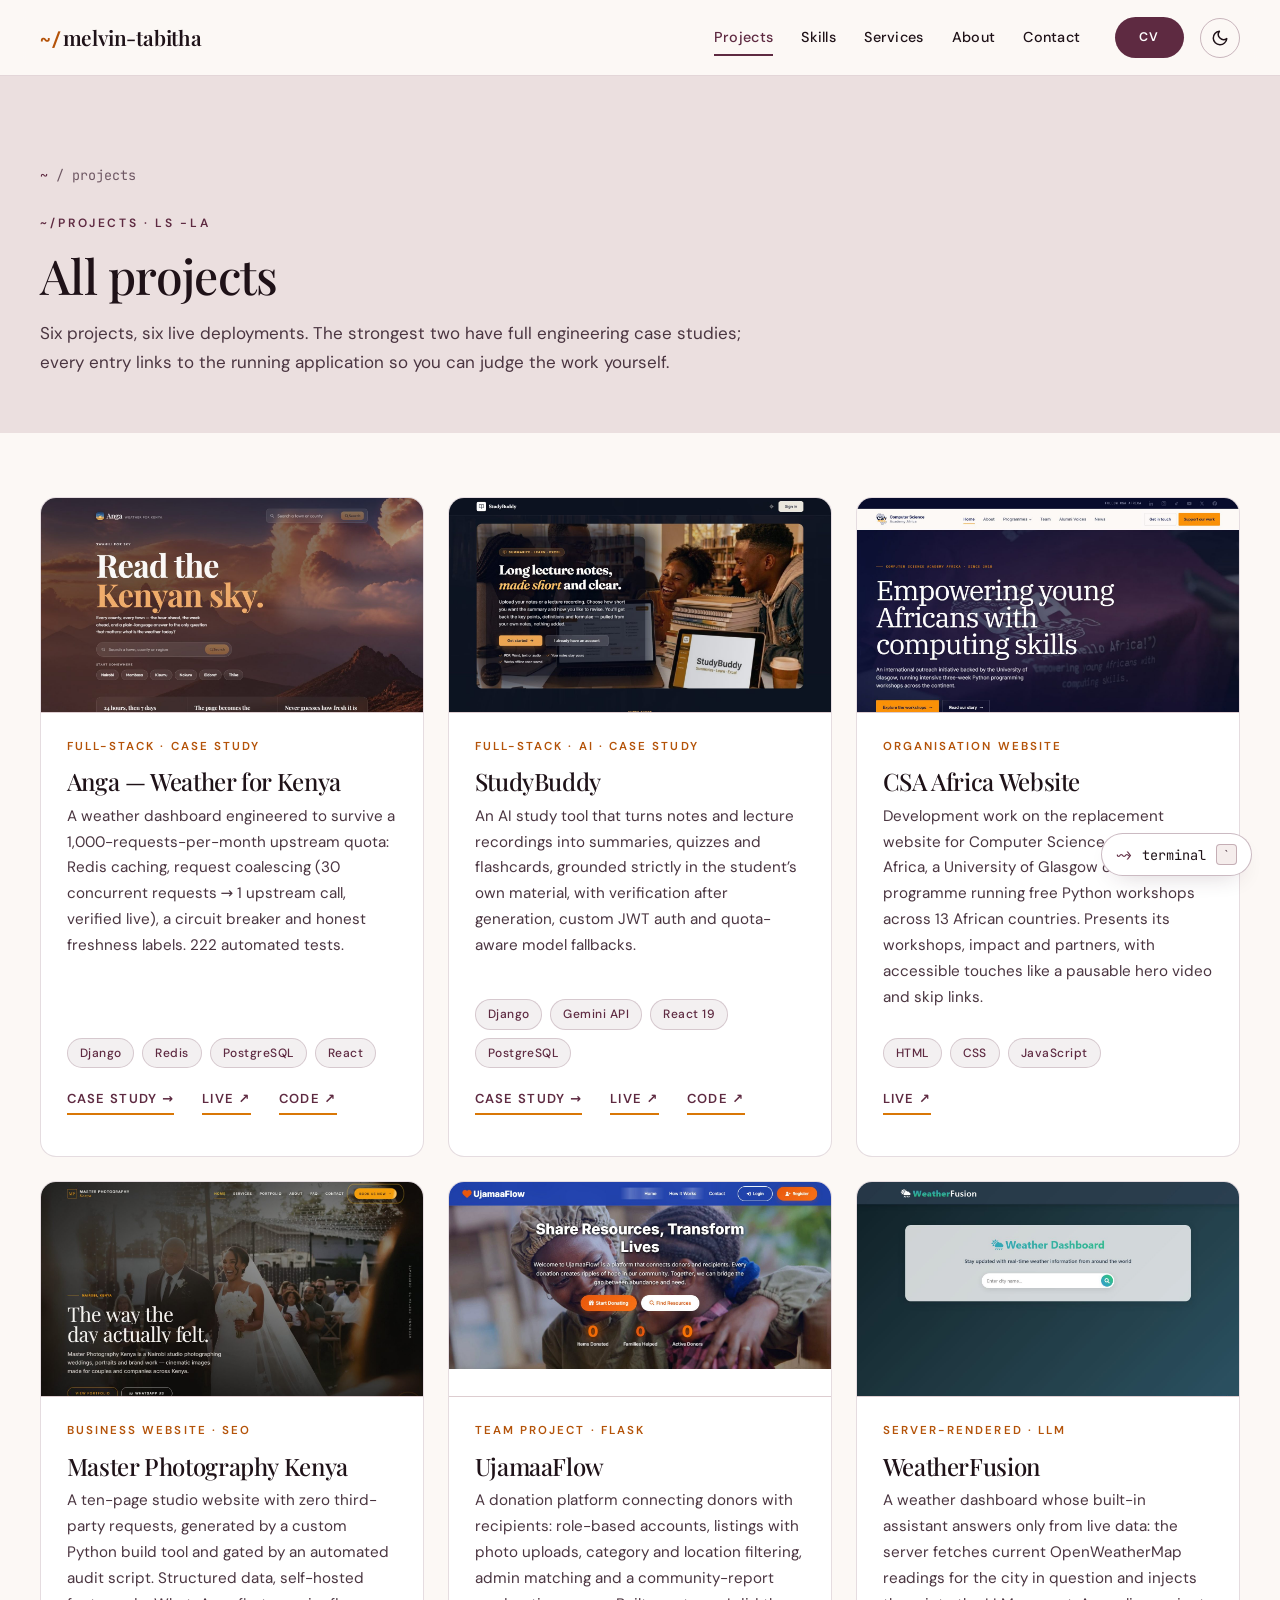
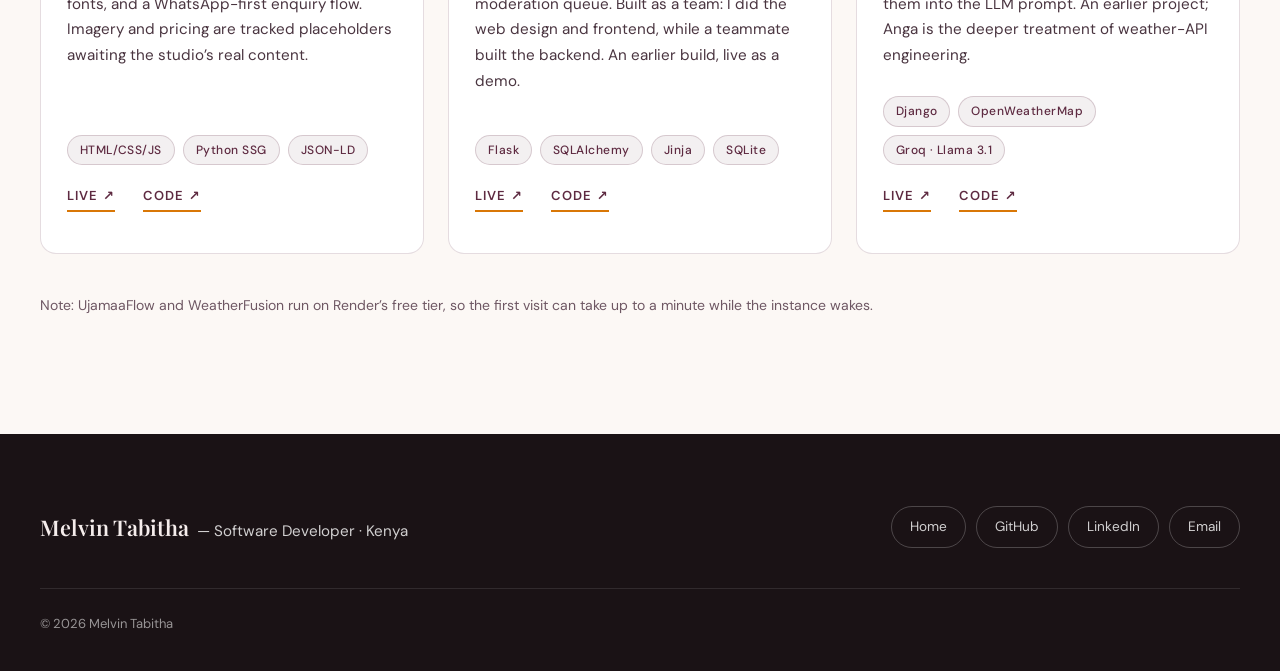
<file: projects/index.html>
<!doctype html>
<html lang="en" class="no-js">
<head>
  <meta charset="utf-8">
  <meta name="viewport" content="width=device-width, initial-scale=1, viewport-fit=cover">
  <title>Projects — Melvin Tabitha</title>
  <meta name="description" content="All six of Melvin Tabitha's software projects: full-stack web applications, AI integrations and business websites, each with a live deployment and, where available, source code.">
  <link rel="canonical" href="https://melvintabitha.vercel.app/projects/">
  <meta name="theme-color" content="#fcf8f5">
  <meta property="og:type" content="website">
  <meta property="og:title" content="Projects — Melvin Tabitha">
  <meta property="og:description" content="Full-stack web applications, AI integrations and business websites: live and verifiable.">
  <meta property="og:url" content="https://melvintabitha.vercel.app/projects/">
  <meta property="og:image" content="https://melvintabitha.vercel.app/assets/img/og-image.png">
  <meta name="twitter:card" content="summary_large_image">
  <link rel="icon" type="image/svg+xml" href="../assets/favicon.svg">
  <link rel="preload" href="../assets/fonts/playfair-display-latin-var.woff2" as="font" type="font/woff2" crossorigin>
  <link rel="preload" href="../assets/fonts/dm-sans-latin-var.woff2" as="font" type="font/woff2" crossorigin>
  <link rel="stylesheet" href="../css/main.css?v=29">
  <script>document.documentElement.classList.replace("no-js","js");</script>
  <script>
    (function () {
      var theme = "light";
      try {
        var saved = localStorage.getItem("melvin.theme");
        if (saved === "dark" || saved === "light") theme = saved;
      } catch (e) {}
      document.documentElement.setAttribute("data-theme", theme);
      var m = document.querySelector('meta[name="theme-color"]');
      if (m) m.setAttribute("content", theme === "dark" ? "#1a1215" : "#fcf8f5");
    })();
  </script>
</head>
<body>
  <a class="skip-link" href="#main">Skip to content</a>

  <header class="site-header">
    <div class="container">
      <a class="wordmark" href="../index.html"><span class="tilde">~/</span>melvin-tabitha</a>
      <button class="theme-toggle" type="button" aria-pressed="true" aria-label="Switch to dark mode" title="Switch to dark mode">
        <svg class="icon-sun" viewBox="0 0 24 24" fill="none" stroke="currentColor" stroke-width="2" stroke-linecap="round" stroke-linejoin="round" aria-hidden="true"><circle cx="12" cy="12" r="4"/><path d="M12 2v2M12 20v2M4.93 4.93l1.41 1.41M17.66 17.66l1.41 1.41M2 12h2M20 12h2M4.93 19.07l1.41-1.41M17.66 6.34l1.41-1.41"/></svg>
        <svg class="icon-moon" viewBox="0 0 24 24" fill="none" stroke="currentColor" stroke-width="2" stroke-linecap="round" stroke-linejoin="round" aria-hidden="true"><path d="M21 12.79A9 9 0 1 1 11.21 3 7 7 0 0 0 21 12.79z"/></svg>
      </button>
<button class="nav-toggle" aria-expanded="false" aria-controls="site-nav" aria-label="Menu">
        <svg width="20" height="20" viewBox="0 0 24 24" fill="none" stroke="currentColor" stroke-width="2" stroke-linecap="round" aria-hidden="true"><line x1="3" y1="6" x2="21" y2="6"/><line x1="3" y1="12" x2="21" y2="12"/><line x1="3" y1="18" x2="21" y2="18"/></svg>
      </button>
      <nav class="site-nav" id="site-nav" aria-label="Main">
        <a href="index.html" class="active">Projects</a>
        <a href="../index.html#skills">Skills</a>
        <a href="../index.html#services">Services</a>
        <a href="../index.html#about">About</a>
        <a href="../index.html#contact">Contact</a>
        <a class="nav-cv" href="../cv/index.html?doc=cv">CV</a>
        <div class="nav-social" role="group" aria-label="Contact links">
          <a href="mailto:melvintabitha26@gmail.com" aria-label="Email"><svg width="20" height="20" viewBox="0 0 24 24" fill="none" stroke="currentColor" stroke-width="1.8" stroke-linecap="round" stroke-linejoin="round" aria-hidden="true"><rect x="2" y="4" width="20" height="16" rx="2"/><path d="m22 7-10 6L2 7"/></svg></a>
          <a href="https://wa.me/254729563144" rel="noopener" aria-label="WhatsApp"><svg width="20" height="20" viewBox="0 0 24 24" fill="none" stroke="currentColor" stroke-width="1.8" stroke-linecap="round" stroke-linejoin="round" aria-hidden="true"><path d="M21 11.5a8.38 8.38 0 0 1-.9 3.8 8.5 8.5 0 0 1-7.6 4.7 8.38 8.38 0 0 1-3.8-.9L3 21l1.9-5.7a8.38 8.38 0 0 1-.9-3.8 8.5 8.5 0 0 1 4.7-7.6 8.38 8.38 0 0 1 3.8-.9h.5a8.48 8.48 0 0 1 8 8z"/></svg></a>
          <a href="https://www.linkedin.com/in/melvin-tabitha-5abb782a2/" rel="noopener" aria-label="LinkedIn"><svg width="20" height="20" viewBox="0 0 24 24" fill="none" stroke="currentColor" stroke-width="1.8" stroke-linecap="round" stroke-linejoin="round" aria-hidden="true"><path d="M16 8a6 6 0 0 1 6 6v7h-4v-7a2 2 0 0 0-4 0v7h-4V9h4v1.5A6 6 0 0 1 16 8z"/><rect x="2" y="9" width="4" height="12"/><circle cx="4" cy="4" r="2"/></svg></a>
          <a href="https://github.com/MelvinTabitha738" rel="noopener" aria-label="GitHub"><svg width="20" height="20" viewBox="0 0 24 24" fill="none" stroke="currentColor" stroke-width="1.8" stroke-linecap="round" stroke-linejoin="round" aria-hidden="true"><path d="M15 22v-4a4.8 4.8 0 0 0-1-3.5c3 0 6-2 6-5.5a5.34 5.34 0 0 0-1.5-3.5 5 5 0 0 0-.08-3.5s-1.18-.35-3.92 1.5a13.38 13.38 0 0 0-7 0C4.76 1.65 3.58 2 3.58 2A5 5 0 0 0 3.5 5.5 5.34 5.34 0 0 0 2 9c0 3.5 3 5.5 6 5.5a4.8 4.8 0 0 0-1 3.5v4"/><path d="M9 18c-4.51 2-5-2-7-2"/></svg></a>
        </div>
      </nav>
    </div>
  </header>

  <main id="main">
    <div class="page-hero">
      <div class="container">
        <p class="breadcrumbs"><a href="../index.html">~</a> / projects</p>
        <span class="eyebrow">~/projects · ls -la</span>
        <h1 class="section-title">All projects</h1>
        <p class="section-intro">
          Six projects, six live deployments. The strongest two have full engineering case
          studies; every entry links to the running application so you can judge the work
          yourself.
        </p>
      </div>
    </div>

    <section class="section" style="padding-top:24px" aria-label="Project list">
      <div class="container">
        <div class="card-grid">

          <article class="project-card reveal">
            <a class="thumb" href="https://anga-gules.vercel.app/" rel="noopener" aria-label="Open Anga Weather live app">
              <img src="../assets/img/projects/anga-weather.jpg" alt="Anga Weather dashboard showing conditions for a Kenyan town" width="1440" height="900" loading="lazy">
            </a>
            <div class="body">
              <p class="project-kind">full-stack · case study</p>
              <h3>Anga — Weather for Kenya</h3>
              <p class="desc">
                A weather dashboard engineered to survive a 1,000-requests-per-month upstream quota:
                Redis caching, request coalescing (30 concurrent requests → 1 upstream call, verified
                live), a circuit breaker and honest freshness labels. 222 automated tests.
              </p>
              <ul class="chips"><li>Django</li><li>Redis</li><li>PostgreSQL</li><li>React</li></ul>
              <p class="project-links">
                <a href="anga-weather/index.html">Case study <span class="arrow">→</span></a>
                <a href="https://anga-gules.vercel.app/" rel="noopener">Live <span class="arrow">↗</span></a>
                <a href="https://github.com/MelvinTabitha738/Anga-weather" rel="noopener">Code <span class="arrow">↗</span></a>
              </p>
            </div>
          </article>

          <article class="project-card reveal">
            <a class="thumb" href="https://study-buddy-one-lovat.vercel.app/" rel="noopener" aria-label="Open StudyBuddy live app">
              <img src="../assets/img/projects/studybuddy.jpg" alt="StudyBuddy landing page" width="1440" height="900" loading="lazy">
            </a>
            <div class="body">
              <p class="project-kind">full-stack · ai · case study</p>
              <h3>StudyBuddy</h3>
              <p class="desc">
                An AI study tool that turns notes and lecture recordings into summaries, quizzes and
                flashcards, grounded strictly in the student’s own material, with verification
                after generation, custom JWT auth and quota-aware model fallbacks.
              </p>
              <ul class="chips"><li>Django</li><li>Gemini API</li><li>React 19</li><li>PostgreSQL</li></ul>
              <p class="project-links">
                <a href="studybuddy/index.html">Case study <span class="arrow">→</span></a>
                <a href="https://study-buddy-one-lovat.vercel.app/" rel="noopener">Live <span class="arrow">↗</span></a>
                <a href="https://github.com/MelvinTabitha738/study-buddy-ai" rel="noopener">Code <span class="arrow">↗</span></a>
              </p>
            </div>
          </article>

          <article class="project-card reveal">
            <a class="thumb" href="https://www.csaafrica.org" rel="noopener" aria-label="Open the CSA Africa website">
              <img src="../assets/img/projects/csa-africa.jpg" alt="CSA Africa homepage: empowering young Africans with computing skills" width="1440" height="900" loading="lazy">
            </a>
            <div class="body">
              <p class="project-kind">organisation website</p>
              <h3>CSA Africa Website</h3>
              <p class="desc">
                Development work on the replacement website for Computer Science Academy Africa, a
                University of Glasgow outreach programme running free Python workshops across 13
                African countries. Presents its workshops, impact and partners, with accessible
                touches like a pausable hero video and skip links.
              </p>
              <ul class="chips"><li>HTML</li><li>CSS</li><li>JavaScript</li></ul>
              <p class="project-links">
                <a href="https://www.csaafrica.org" rel="noopener">Live <span class="arrow">↗</span></a>
              </p>
            </div>
          </article>

          <article class="project-card reveal">
            <a class="thumb" href="https://master-photography-kenya.vercel.app/" rel="noopener" aria-label="Open Master Photography Kenya live site">
              <img src="../assets/img/projects/master-photography.jpg" alt="Master Photography Kenya homepage" width="1440" height="900" loading="lazy">
            </a>
            <div class="body">
              <p class="project-kind">business website · seo</p>
              <h3>Master Photography Kenya</h3>
              <p class="desc">
                A ten-page studio website with zero third-party requests, generated by a custom
                Python build tool and gated by an automated audit script. Structured data, self-hosted
                fonts, and a WhatsApp-first enquiry flow. Imagery and pricing are tracked placeholders
                awaiting the studio’s real content.
              </p>
              <ul class="chips"><li>HTML/CSS/JS</li><li>Python SSG</li><li>JSON-LD</li></ul>
              <p class="project-links">
                <a href="https://master-photography-kenya.vercel.app/" rel="noopener">Live <span class="arrow">↗</span></a>
                <a href="https://github.com/MelvinTabitha738/MasterPhotographyKenya" rel="noopener">Code <span class="arrow">↗</span></a>
              </p>
            </div>
          </article>

          <article class="project-card reveal">
            <a class="thumb" href="https://ujamaaflow-cock.onrender.com" rel="noopener" aria-label="Open UjamaaFlow live app">
              <img src="../assets/img/projects/ujamaaflow.jpg" alt="UjamaaFlow homepage" width="1440" height="900" loading="lazy">
            </a>
            <div class="body">
              <p class="project-kind">team project · flask</p>
              <h3>UjamaaFlow</h3>
              <p class="desc">
                A donation platform connecting donors with recipients: role-based accounts, listings
                with photo uploads, category and location filtering, admin matching and a community-report
                moderation queue. Built as a team: I did the web design and frontend, while a teammate
                built the backend. An earlier build, live as a demo.
              </p>
              <ul class="chips"><li>Flask</li><li>SQLAlchemy</li><li>Jinja</li><li>SQLite</li></ul>
              <p class="project-links">
                <a href="https://ujamaaflow-cock.onrender.com" rel="noopener">Live <span class="arrow">↗</span></a>
                <a href="https://github.com/MelvinTabitha738/UjamaaFlow" rel="noopener">Code <span class="arrow">↗</span></a>
              </p>
            </div>
          </article>

          <article class="project-card reveal">
            <a class="thumb" href="https://weatherfusion.onrender.com" rel="noopener" aria-label="Open WeatherFusion live app">
              <img src="../assets/img/projects/weatherfusion.jpg" alt="WeatherFusion dashboard with AI assistant" width="1440" height="900" loading="lazy">
            </a>
            <div class="body">
              <p class="project-kind">server-rendered · llm</p>
              <h3>WeatherFusion</h3>
              <p class="desc">
                A weather dashboard whose built-in assistant answers only from live data: the server
                fetches current OpenWeatherMap readings for the city in question and injects them into
                the LLM prompt. An earlier project; Anga is the deeper treatment of weather-API
                engineering.
              </p>
              <ul class="chips"><li>Django</li><li>OpenWeatherMap</li><li>Groq · Llama 3.1</li></ul>
              <p class="project-links">
                <a href="https://weatherfusion.onrender.com" rel="noopener">Live <span class="arrow">↗</span></a>
                <a href="https://github.com/MelvinTabitha738/Real-Time-Weather-App" rel="noopener">Code <span class="arrow">↗</span></a>
              </p>
            </div>
          </article>

        </div>
        <p style="margin-top:40px" class="project-note">
          Note: UjamaaFlow and WeatherFusion run on Render’s free tier, so the first visit can take
          up to a minute while the instance wakes.
        </p>
      </div>
    </section>
  </main>

  <footer class="site-footer">
    <div class="container">
      <p><strong style="color:var(--text)">Melvin Tabitha</strong> — Software Developer · Kenya</p>
      <nav aria-label="Footer">
        <a href="../index.html">Home</a>
        <a href="https://github.com/MelvinTabitha738" rel="noopener">GitHub</a>
        <a href="https://www.linkedin.com/in/melvin-tabitha-5abb782a2/" rel="noopener">LinkedIn</a>
        <a href="mailto:melvintabitha26@gmail.com">Email</a>
      </nav>
      <p class="colophon">© <span id="year">2026</span> Melvin Tabitha</p>
    </div>
  </footer>

  <script src="../js/main.js?v=17" defer></script>
  <script src="../js/terminal.js?v=13" defer></script>
</body>
</html>
</file>
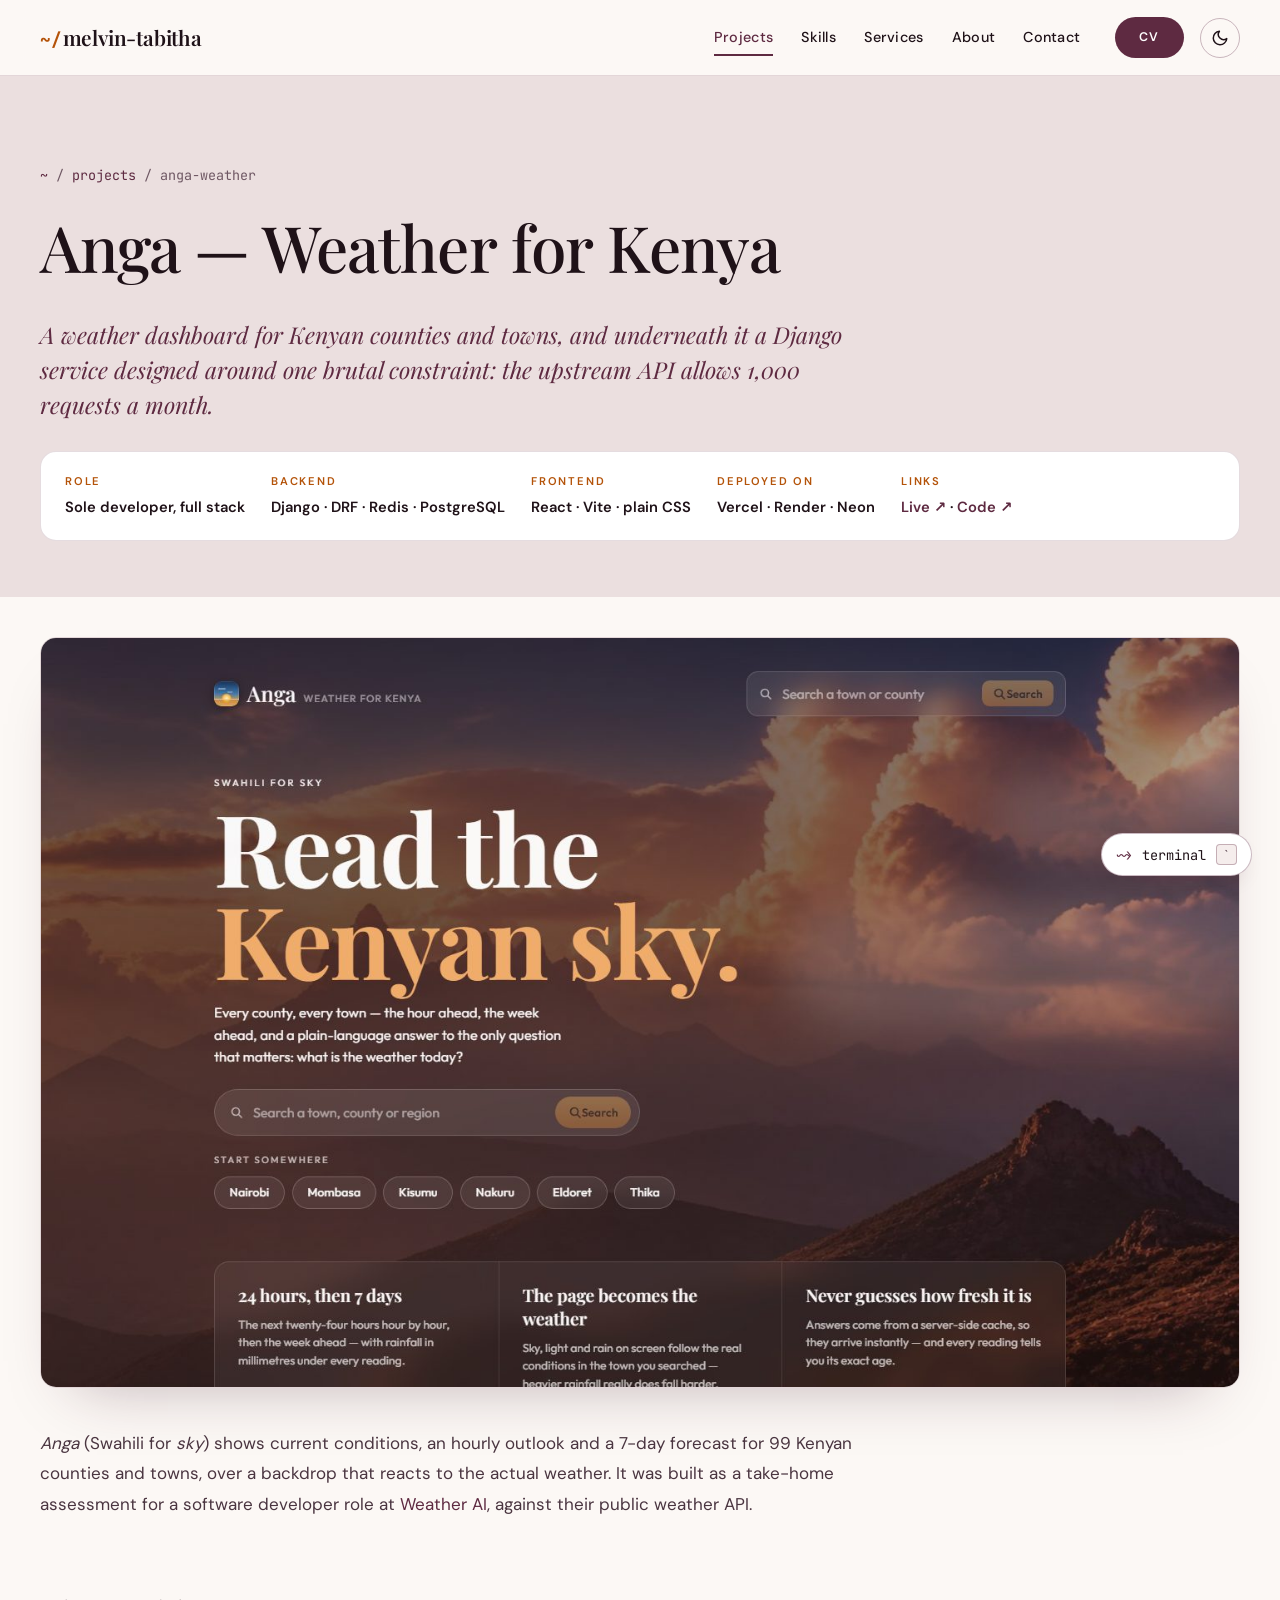
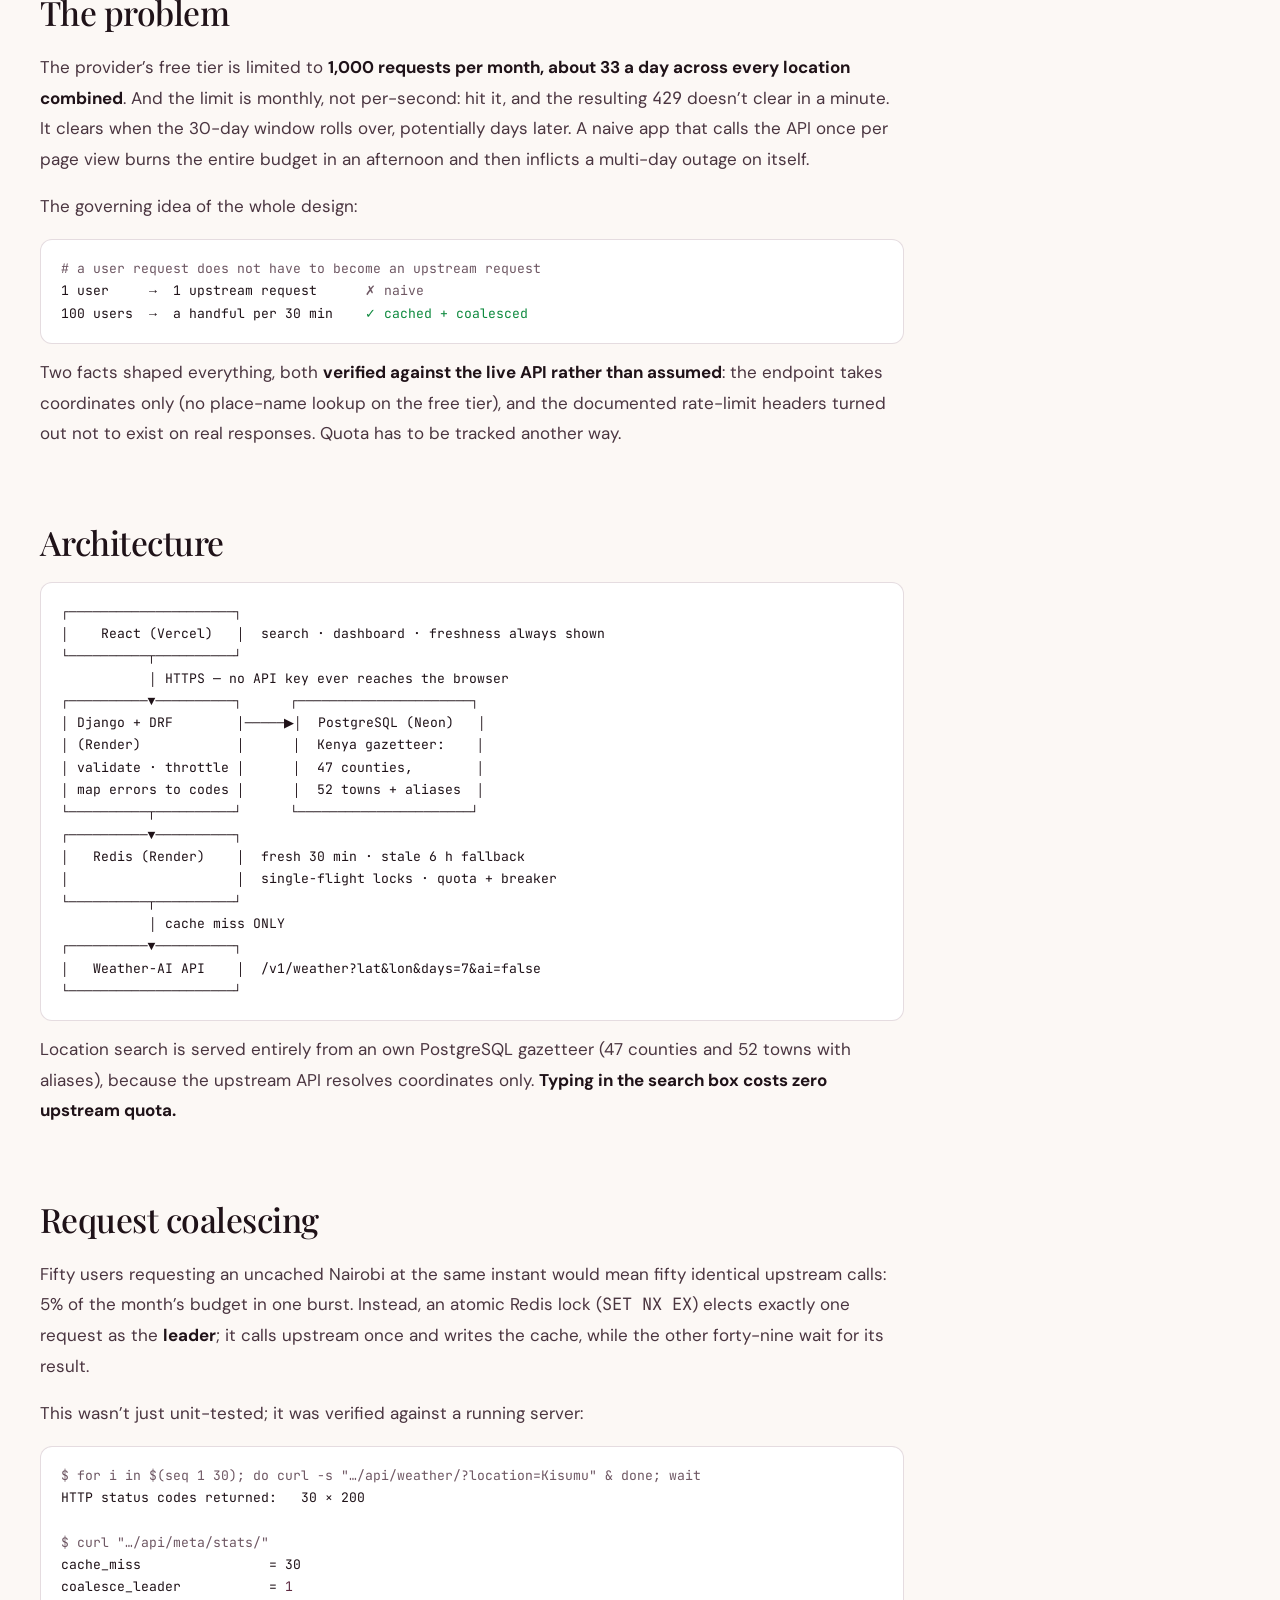
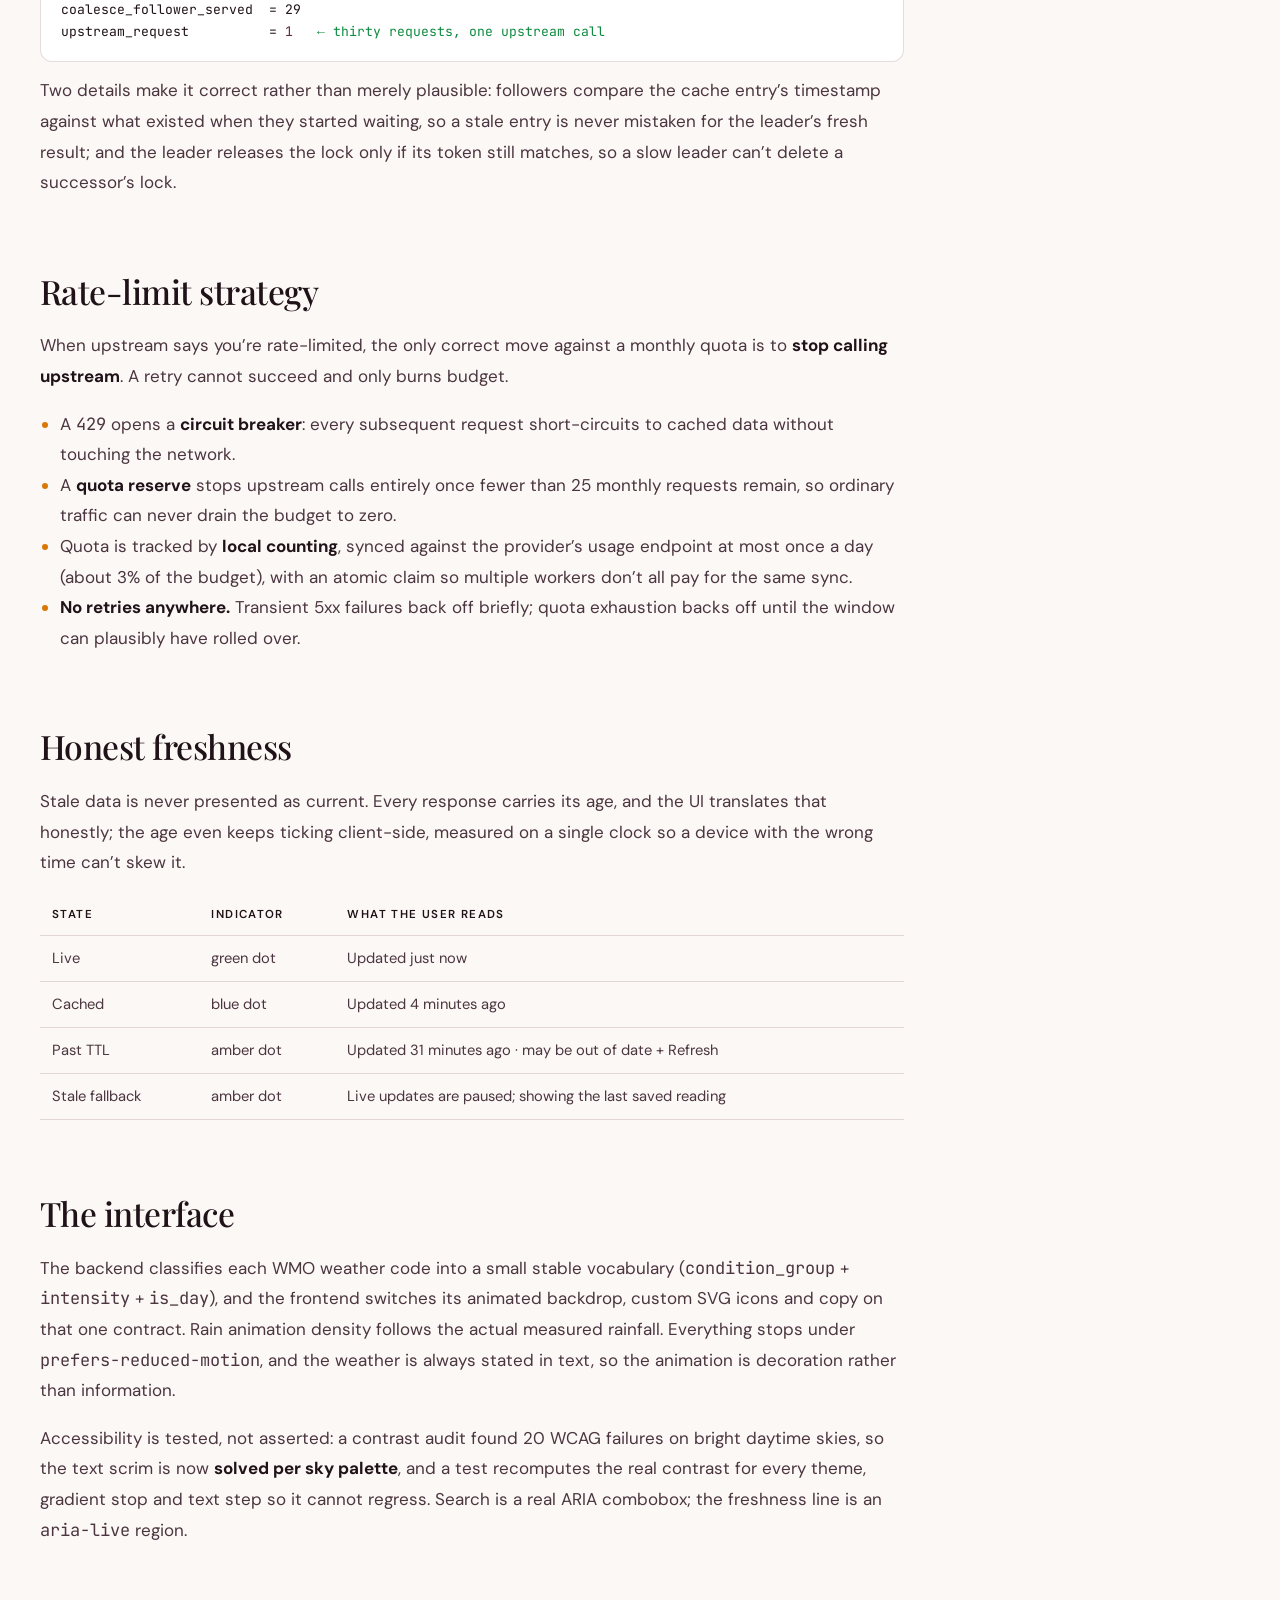
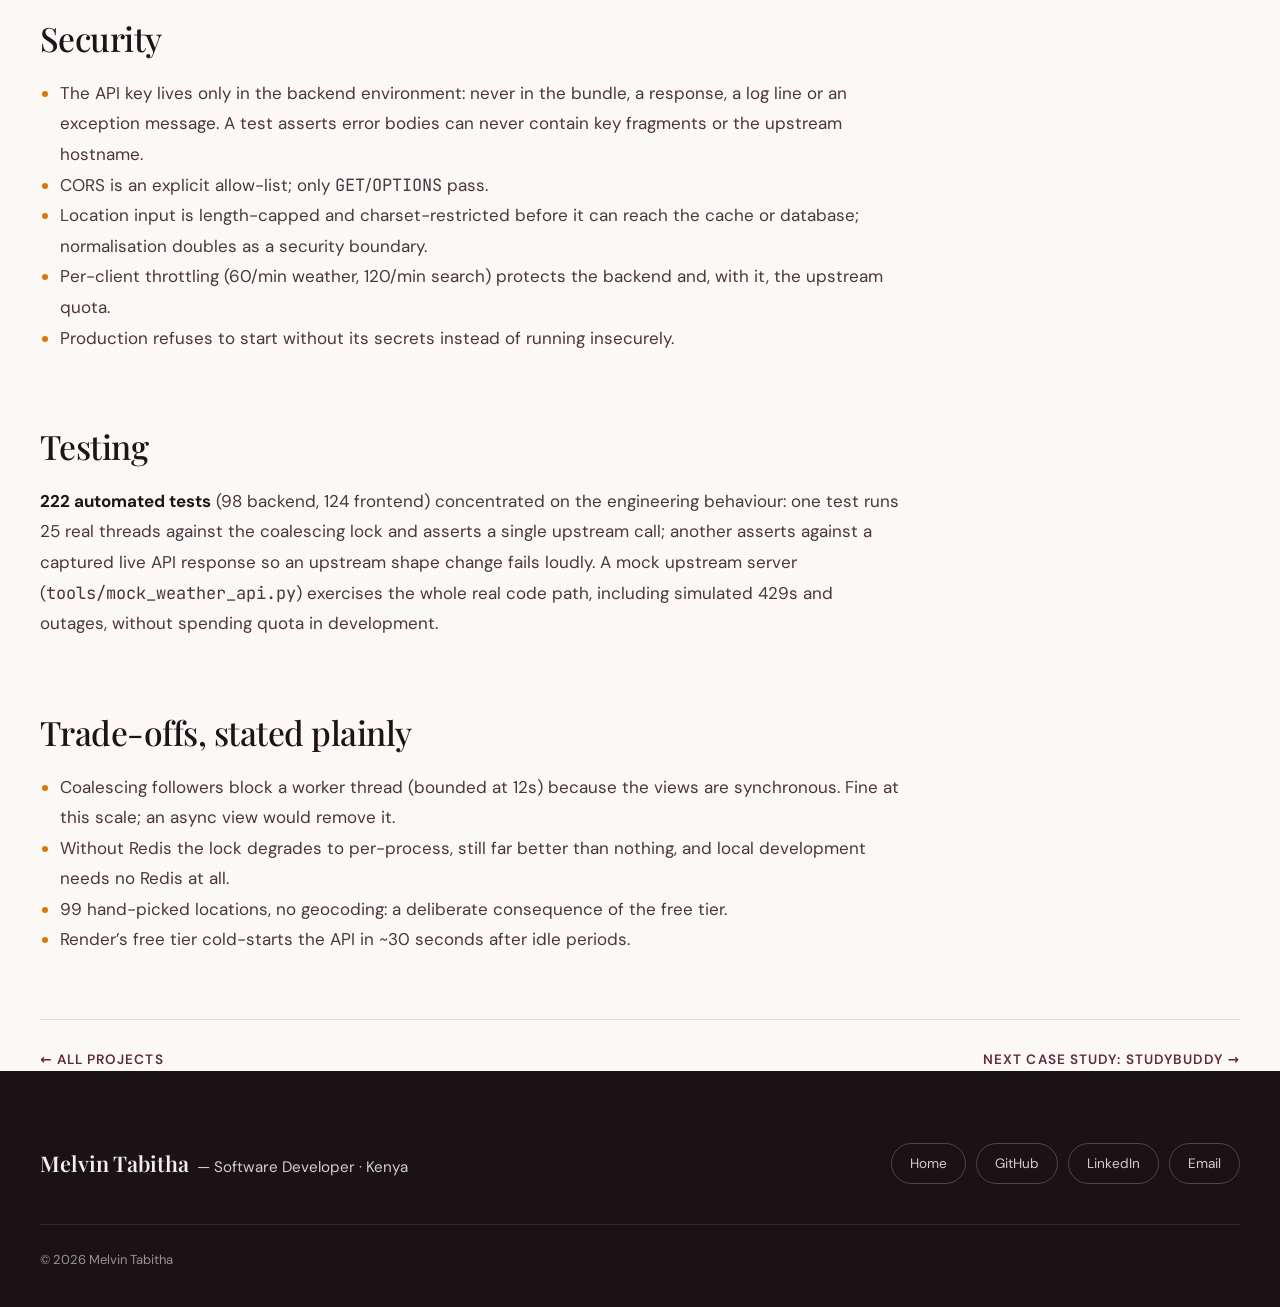
<file: projects/anga-weather/index.html>
<!doctype html>
<html lang="en" class="no-js">
<head>
  <meta charset="utf-8">
  <meta name="viewport" content="width=device-width, initial-scale=1, viewport-fit=cover">
  <title>Anga Weather — Case Study — Melvin Tabitha</title>
  <meta name="description" content="How Anga, a weather dashboard for Kenya, survives a 1,000-requests-per-month API quota: Redis caching, request coalescing, a circuit breaker and honest freshness. A case study by Melvin Tabitha.">
  <link rel="canonical" href="https://melvintabitha.vercel.app/projects/anga-weather/">
  <meta name="theme-color" content="#fcf8f5">
  <meta property="og:type" content="article">
  <meta property="og:title" content="Anga Weather — engineering case study">
  <meta property="og:description" content="Surviving a 1,000-requests-per-month API quota: caching, request coalescing and graceful degradation in Django and React.">
  <meta property="og:url" content="https://melvintabitha.vercel.app/projects/anga-weather/">
  <meta property="og:image" content="https://melvintabitha.vercel.app/assets/img/projects/anga-weather.jpg">
  <meta name="twitter:card" content="summary_large_image">
  <link rel="icon" type="image/svg+xml" href="../../assets/favicon.svg">
  <link rel="preload" href="../../assets/fonts/playfair-display-latin-var.woff2" as="font" type="font/woff2" crossorigin>
  <link rel="preload" href="../../assets/fonts/dm-sans-latin-var.woff2" as="font" type="font/woff2" crossorigin>
  <link rel="stylesheet" href="../../css/main.css?v=29">
  <script>document.documentElement.classList.replace("no-js","js");</script>
  <script>
    (function () {
      var theme = "light";
      try {
        var saved = localStorage.getItem("melvin.theme");
        if (saved === "dark" || saved === "light") theme = saved;
      } catch (e) {}
      document.documentElement.setAttribute("data-theme", theme);
      var m = document.querySelector('meta[name="theme-color"]');
      if (m) m.setAttribute("content", theme === "dark" ? "#1a1215" : "#fcf8f5");
    })();
  </script>
  <script type="application/ld+json">
  {
    "@context": "https://schema.org",
    "@type": "BreadcrumbList",
    "itemListElement": [
      { "@type": "ListItem", "position": 1, "name": "Home", "item": "https://melvintabitha.vercel.app/" },
      { "@type": "ListItem", "position": 2, "name": "Projects", "item": "https://melvintabitha.vercel.app/projects/" },
      { "@type": "ListItem", "position": 3, "name": "Anga Weather case study", "item": "https://melvintabitha.vercel.app/projects/anga-weather/" }
    ]
  }
  </script>
</head>
<body>
  <a class="skip-link" href="#main">Skip to content</a>

  <header class="site-header">
    <div class="container">
      <a class="wordmark" href="../../index.html"><span class="tilde">~/</span>melvin-tabitha</a>
      <button class="theme-toggle" type="button" aria-pressed="true" aria-label="Switch to dark mode" title="Switch to dark mode">
        <svg class="icon-sun" viewBox="0 0 24 24" fill="none" stroke="currentColor" stroke-width="2" stroke-linecap="round" stroke-linejoin="round" aria-hidden="true"><circle cx="12" cy="12" r="4"/><path d="M12 2v2M12 20v2M4.93 4.93l1.41 1.41M17.66 17.66l1.41 1.41M2 12h2M20 12h2M4.93 19.07l1.41-1.41M17.66 6.34l1.41-1.41"/></svg>
        <svg class="icon-moon" viewBox="0 0 24 24" fill="none" stroke="currentColor" stroke-width="2" stroke-linecap="round" stroke-linejoin="round" aria-hidden="true"><path d="M21 12.79A9 9 0 1 1 11.21 3 7 7 0 0 0 21 12.79z"/></svg>
      </button>
<button class="nav-toggle" aria-expanded="false" aria-controls="site-nav" aria-label="Menu">
        <svg width="20" height="20" viewBox="0 0 24 24" fill="none" stroke="currentColor" stroke-width="2" stroke-linecap="round" aria-hidden="true"><line x1="3" y1="6" x2="21" y2="6"/><line x1="3" y1="12" x2="21" y2="12"/><line x1="3" y1="18" x2="21" y2="18"/></svg>
      </button>
      <nav class="site-nav" id="site-nav" aria-label="Main">
        <a href="../index.html" class="active">Projects</a>
        <a href="../../index.html#skills">Skills</a>
        <a href="../../index.html#services">Services</a>
        <a href="../../index.html#about">About</a>
        <a href="../../index.html#contact">Contact</a>
        <a class="nav-cv" href="../../cv/index.html?doc=cv">CV</a>
        <div class="nav-social" role="group" aria-label="Contact links">
          <a href="mailto:melvintabitha26@gmail.com" aria-label="Email"><svg width="20" height="20" viewBox="0 0 24 24" fill="none" stroke="currentColor" stroke-width="1.8" stroke-linecap="round" stroke-linejoin="round" aria-hidden="true"><rect x="2" y="4" width="20" height="16" rx="2"/><path d="m22 7-10 6L2 7"/></svg></a>
          <a href="https://wa.me/254729563144" rel="noopener" aria-label="WhatsApp"><svg width="20" height="20" viewBox="0 0 24 24" fill="none" stroke="currentColor" stroke-width="1.8" stroke-linecap="round" stroke-linejoin="round" aria-hidden="true"><path d="M21 11.5a8.38 8.38 0 0 1-.9 3.8 8.5 8.5 0 0 1-7.6 4.7 8.38 8.38 0 0 1-3.8-.9L3 21l1.9-5.7a8.38 8.38 0 0 1-.9-3.8 8.5 8.5 0 0 1 4.7-7.6 8.38 8.38 0 0 1 3.8-.9h.5a8.48 8.48 0 0 1 8 8z"/></svg></a>
          <a href="https://www.linkedin.com/in/melvin-tabitha-5abb782a2/" rel="noopener" aria-label="LinkedIn"><svg width="20" height="20" viewBox="0 0 24 24" fill="none" stroke="currentColor" stroke-width="1.8" stroke-linecap="round" stroke-linejoin="round" aria-hidden="true"><path d="M16 8a6 6 0 0 1 6 6v7h-4v-7a2 2 0 0 0-4 0v7h-4V9h4v1.5A6 6 0 0 1 16 8z"/><rect x="2" y="9" width="4" height="12"/><circle cx="4" cy="4" r="2"/></svg></a>
          <a href="https://github.com/MelvinTabitha738" rel="noopener" aria-label="GitHub"><svg width="20" height="20" viewBox="0 0 24 24" fill="none" stroke="currentColor" stroke-width="1.8" stroke-linecap="round" stroke-linejoin="round" aria-hidden="true"><path d="M15 22v-4a4.8 4.8 0 0 0-1-3.5c3 0 6-2 6-5.5a5.34 5.34 0 0 0-1.5-3.5 5 5 0 0 0-.08-3.5s-1.18-.35-3.92 1.5a13.38 13.38 0 0 0-7 0C4.76 1.65 3.58 2 3.58 2A5 5 0 0 0 3.5 5.5 5.34 5.34 0 0 0 2 9c0 3.5 3 5.5 6 5.5a4.8 4.8 0 0 0-1 3.5v4"/><path d="M9 18c-4.51 2-5-2-7-2"/></svg></a>
        </div>
      </nav>
    </div>
  </header>

  <main id="main">
    <div class="case-header">
      <div class="container">
        <p class="breadcrumbs"><a href="../../index.html">~</a> / <a href="../index.html">projects</a> / anga-weather</p>
        <h1>Anga — Weather for Kenya</h1>
        <p class="tagline">
          A weather dashboard for Kenyan counties and towns, and underneath it a Django service
          designed around one brutal constraint: the upstream API allows 1,000 requests a month.
        </p>
        <dl class="case-meta">
          <div><dt>role</dt><dd>Sole developer, full stack</dd></div>
          <div><dt>backend</dt><dd>Django · DRF · Redis · PostgreSQL</dd></div>
          <div><dt>frontend</dt><dd>React · Vite · plain CSS</dd></div>
          <div><dt>deployed on</dt><dd>Vercel · Render · Neon</dd></div>
          <div><dt>links</dt><dd>
            <a href="https://anga-gules.vercel.app/" rel="noopener">Live ↗</a> ·
            <a href="https://github.com/MelvinTabitha738/Anga-weather" rel="noopener">Code ↗</a>
          </dd></div>
        </dl>
      </div>
    </div>

    <div class="container">
      <figure class="case-shot">
        <img src="../../assets/img/projects/anga-weather.jpg" alt="The Anga Weather dashboard: current temperature and conditions for a Kenyan town, hourly outlook and 7-day forecast over a weather-reactive backdrop" width="1440" height="900" fetchpriority="high">
      </figure>

      <div class="prose">
        <p>
          <em>Anga</em> (Swahili for <em>sky</em>) shows current conditions, an hourly outlook and a
          7-day forecast for 99 Kenyan counties and towns, over a backdrop that reacts to the actual
          weather. It was built as a take-home assessment for a software developer role at
          <a href="https://www.weather-ai.co/" rel="noopener">Weather AI</a>, against their public
          weather API.
        </p>

        <h2>The problem</h2>
        <p>
          The provider’s free tier is limited to <strong>1,000 requests per month, about 33 a day
          across every location combined</strong>. And the limit is monthly, not per-second: hit it,
          and the resulting <code>429</code> doesn’t clear in a minute. It clears when the 30-day
          window rolls over, potentially days later. A naive app that calls the API once per page
          view burns the entire budget in an afternoon and then inflicts a multi-day outage on
          itself.
        </p>
        <p>The governing idea of the whole design:</p>
        <pre><span class="c"># a user request does not have to become an upstream request</span>
1 user     →  1 upstream request      <span class="c">✗ naive</span>
100 users  →  a handful per 30 min    <span class="g">✓ cached + coalesced</span></pre>
        <p>
          Two facts shaped everything, both <strong>verified against the live API rather than
          assumed</strong>: the endpoint takes coordinates only (no place-name lookup on the free
          tier), and the documented rate-limit headers turned out not to exist on real responses.
          Quota has to be tracked another way.
        </p>

        <h2>Architecture</h2>
        <pre>
┌─────────────────────┐
│    React (Vercel)   │  search · dashboard · freshness always shown
└──────────┬──────────┘
           │ HTTPS — no API key ever reaches the browser
┌──────────▼──────────┐      ┌──────────────────────┐
│ Django + DRF        │─────▶│  PostgreSQL (Neon)   │
│ (Render)            │      │  Kenya gazetteer:    │
│ validate · throttle │      │  47 counties,        │
│ map errors to codes │      │  52 towns + aliases  │
└──────────┬──────────┘      └──────────────────────┘
┌──────────▼──────────┐
│   Redis (Render)    │  fresh 30 min · stale 6 h fallback
│                     │  single-flight locks · quota + breaker
└──────────┬──────────┘
           │ cache miss ONLY
┌──────────▼──────────┐
│   Weather-AI API    │  /v1/weather?lat&amp;lon&amp;days=7&amp;ai=false
└─────────────────────┘</pre>
        <p>
          Location search is served entirely from an own PostgreSQL gazetteer (47 counties and 52
          towns with aliases), because the upstream API resolves coordinates only.
          <strong>Typing in the search box costs zero upstream quota.</strong>
        </p>

        <h2>Request coalescing</h2>
        <p>
          Fifty users requesting an uncached Nairobi at the same instant would mean fifty identical
          upstream calls: 5% of the month’s budget in one burst. Instead, an atomic Redis lock
          (<code>SET NX EX</code>) elects exactly one request as the <strong>leader</strong>; it
          calls upstream once and writes the cache, while the other forty-nine wait for its result.
        </p>
        <p>This wasn’t just unit-tested; it was verified against a running server:</p>
        <pre><span class="c">$ for i in $(seq 1 30); do curl -s "…/api/weather/?location=Kisumu" &amp; done; wait</span>
HTTP status codes returned:   30 × 200

<span class="c">$ curl "…/api/meta/stats/"</span>
cache_miss                = 30
coalesce_leader           = <span class="a">1</span>
coalesce_follower_served  = 29
upstream_request          = <span class="a">1</span>   <span class="g">← thirty requests, one upstream call</span></pre>
        <p>
          Two details make it correct rather than merely plausible: followers compare the cache
          entry’s timestamp against what existed when they started waiting, so a stale entry is
          never mistaken for the leader’s fresh result; and the leader releases the lock only if
          its token still matches, so a slow leader can’t delete a successor’s lock.
        </p>

        <h2>Rate-limit strategy</h2>
        <p>
          When upstream says you’re rate-limited, the only correct move against a monthly quota is
          to <strong>stop calling upstream</strong>. A retry cannot succeed and only burns budget.
        </p>
        <ul>
          <li>A <code>429</code> opens a <strong>circuit breaker</strong>: every subsequent request
            short-circuits to cached data without touching the network.</li>
          <li>A <strong>quota reserve</strong> stops upstream calls entirely once fewer than 25
            monthly requests remain, so ordinary traffic can never drain the budget to zero.</li>
          <li>Quota is tracked by <strong>local counting</strong>, synced against the provider’s
            usage endpoint at most once a day (about 3% of the budget), with an atomic claim so
            multiple workers don’t all pay for the same sync.</li>
          <li><strong>No retries anywhere.</strong> Transient 5xx failures back off briefly;
            quota exhaustion backs off until the window can plausibly have rolled over.</li>
        </ul>

        <h2>Honest freshness</h2>
        <p>
          Stale data is never presented as current. Every response carries its age, and the UI
          translates that honestly; the age even keeps ticking client-side, measured on a single
          clock so a device with the wrong time can’t skew it.
        </p>
        <table>
          <thead><tr><th>state</th><th>indicator</th><th>what the user reads</th></tr></thead>
          <tbody>
            <tr><td>Live</td><td>green dot</td><td>Updated just now</td></tr>
            <tr><td>Cached</td><td>blue dot</td><td>Updated 4 minutes ago</td></tr>
            <tr><td>Past TTL</td><td>amber dot</td><td>Updated 31 minutes ago · may be out of date + Refresh</td></tr>
            <tr><td>Stale fallback</td><td>amber dot</td><td>Live updates are paused; showing the last saved reading</td></tr>
          </tbody>
        </table>

        <h2>The interface</h2>
        <p>
          The backend classifies each WMO weather code into a small stable vocabulary
          (<code>condition_group</code> + <code>intensity</code> + <code>is_day</code>), and the
          frontend switches its animated backdrop, custom SVG icons and copy on that one contract.
          Rain animation density follows the actual measured rainfall. Everything stops under
          <code>prefers-reduced-motion</code>, and the weather is always stated in text, so the
          animation is decoration rather than information.
        </p>
        <p>
          Accessibility is tested, not asserted: a contrast audit found 20 WCAG failures on bright
          daytime skies, so the text scrim is now <strong>solved per sky palette</strong>, and a
          test recomputes the real contrast for every theme, gradient stop and text step so it
          cannot regress. Search is a real ARIA combobox; the freshness line is an
          <code>aria-live</code> region.
        </p>

        <h2>Security</h2>
        <ul>
          <li>The API key lives only in the backend environment: never in the bundle, a response,
            a log line or an exception message. A test asserts error bodies can never contain
            key fragments or the upstream hostname.</li>
          <li>CORS is an explicit allow-list; only <code>GET</code>/<code>OPTIONS</code> pass.</li>
          <li>Location input is length-capped and charset-restricted before it can reach the cache
            or database; normalisation doubles as a security boundary.</li>
          <li>Per-client throttling (60/min weather, 120/min search) protects the backend and,
            with it, the upstream quota.</li>
          <li>Production refuses to start without its secrets instead of running insecurely.</li>
        </ul>

        <h2>Testing</h2>
        <p>
          <strong>222 automated tests</strong> (98 backend, 124 frontend) concentrated on the
          engineering behaviour: one test runs 25 real threads against the coalescing lock and
          asserts a single upstream call; another asserts against a captured live API response so
          an upstream shape change fails loudly. A mock upstream server
          (<code>tools/mock_weather_api.py</code>) exercises the whole real code path, including
          simulated 429s and outages, without spending quota in development.
        </p>

        <h2>Trade-offs, stated plainly</h2>
        <ul>
          <li>Coalescing followers block a worker thread (bounded at 12s) because the views are
            synchronous. Fine at this scale; an async view would remove it.</li>
          <li>Without Redis the lock degrades to per-process, still far better than nothing, and
            local development needs no Redis at all.</li>
          <li>99 hand-picked locations, no geocoding: a deliberate consequence of the free tier.</li>
          <li>Render’s free tier cold-starts the API in ~30 seconds after idle periods.</li>
        </ul>
      </div>

      <nav class="case-nav" aria-label="More projects">
        <a href="../index.html">← All projects</a>
        <a href="../studybuddy/index.html">Next case study: StudyBuddy →</a>
      </nav>
    </div>
  </main>

  <footer class="site-footer">
    <div class="container">
      <p><strong style="color:var(--text)">Melvin Tabitha</strong> — Software Developer · Kenya</p>
      <nav aria-label="Footer">
        <a href="../../index.html">Home</a>
        <a href="https://github.com/MelvinTabitha738" rel="noopener">GitHub</a>
        <a href="https://www.linkedin.com/in/melvin-tabitha-5abb782a2/" rel="noopener">LinkedIn</a>
        <a href="mailto:melvintabitha26@gmail.com">Email</a>
      </nav>
      <p class="colophon">© <span id="year">2026</span> Melvin Tabitha</p>
    </div>
  </footer>

  <script src="../../js/main.js?v=17" defer></script>
  <script src="../../js/terminal.js?v=13" defer></script>
</body>
</html>
</file>
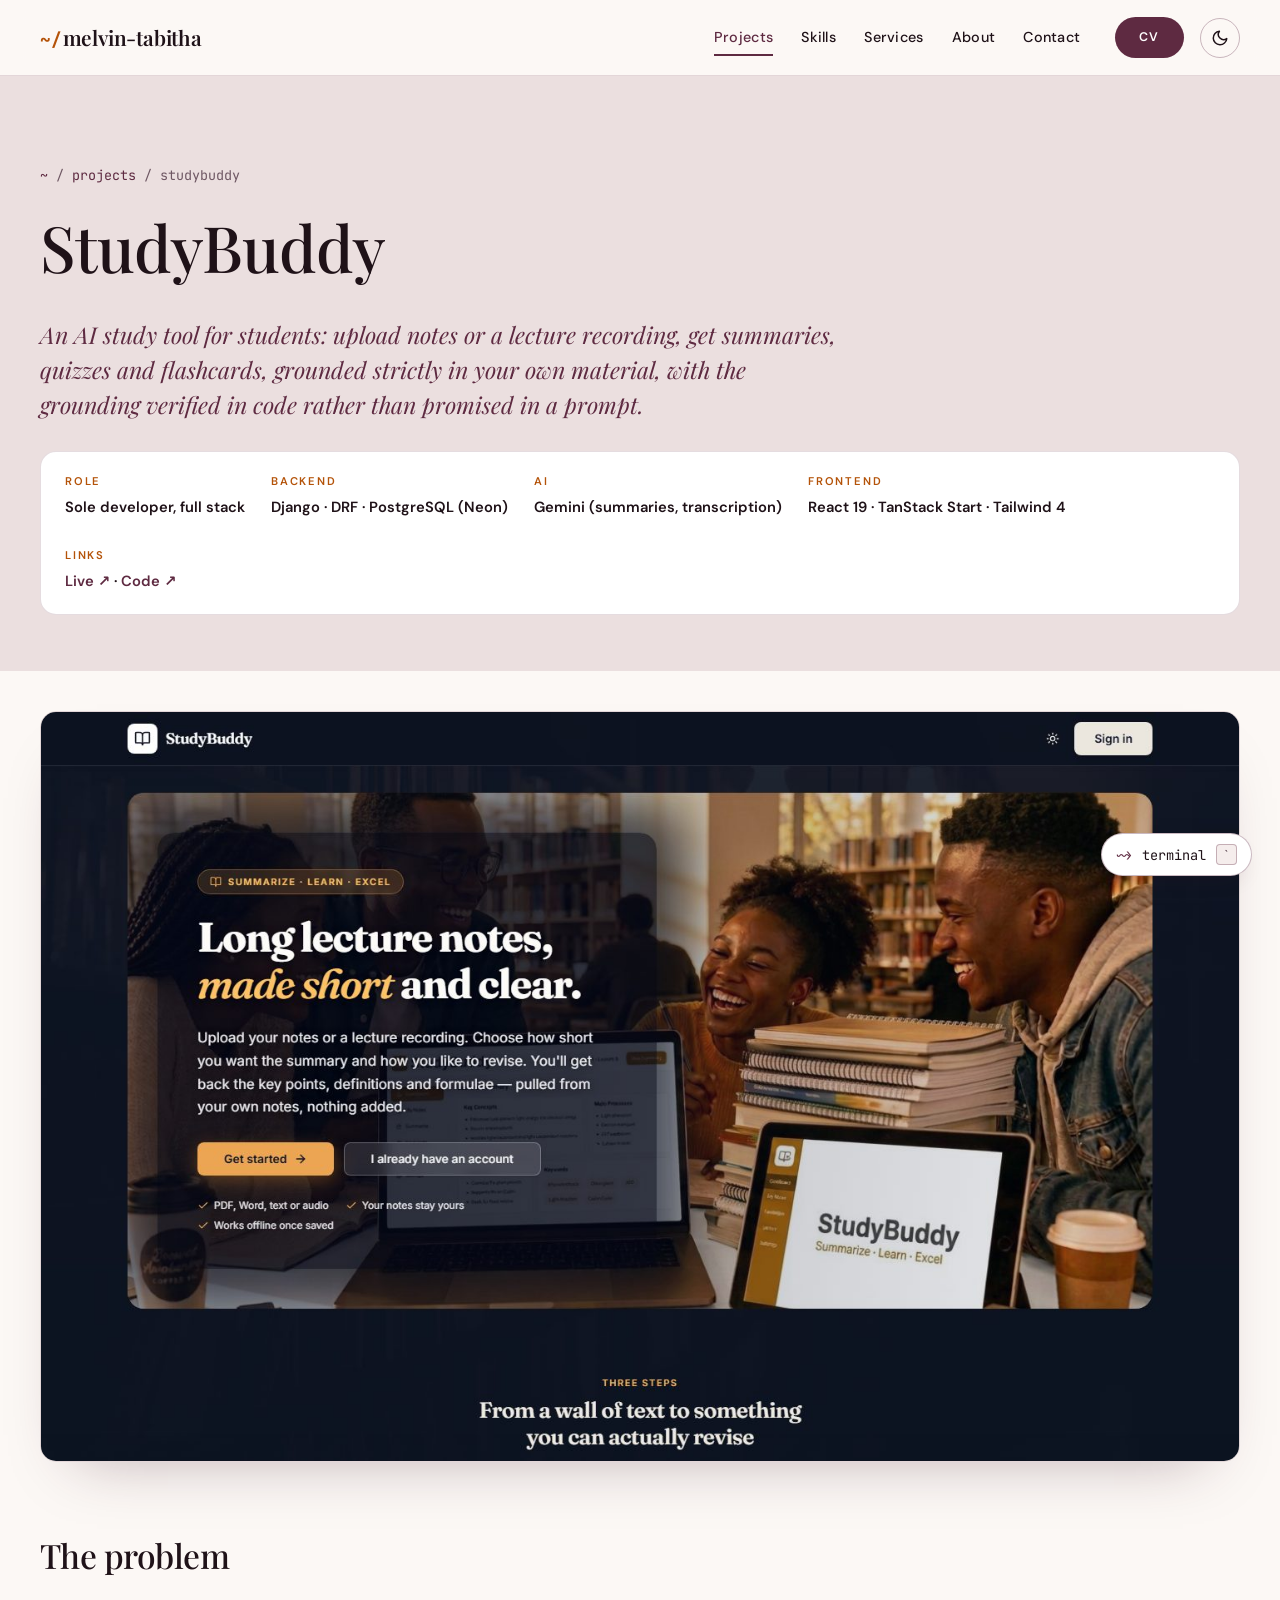
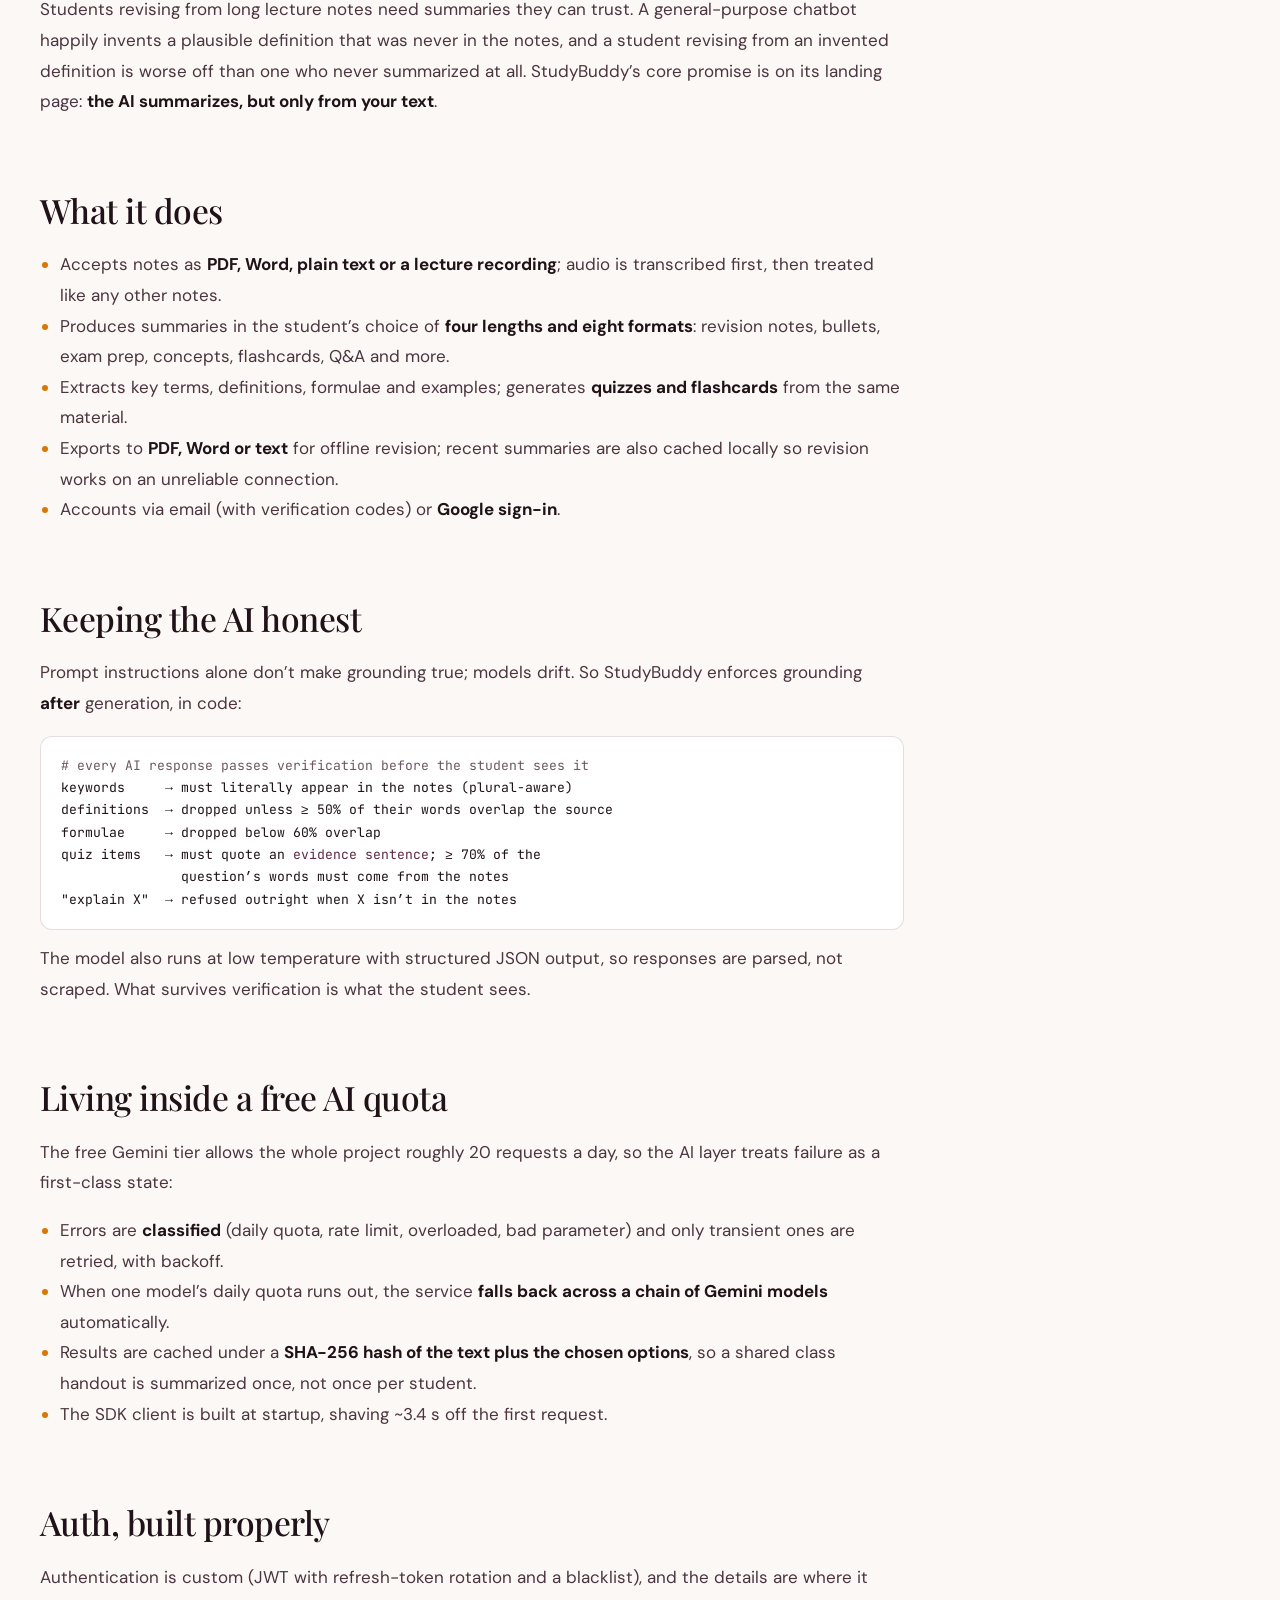
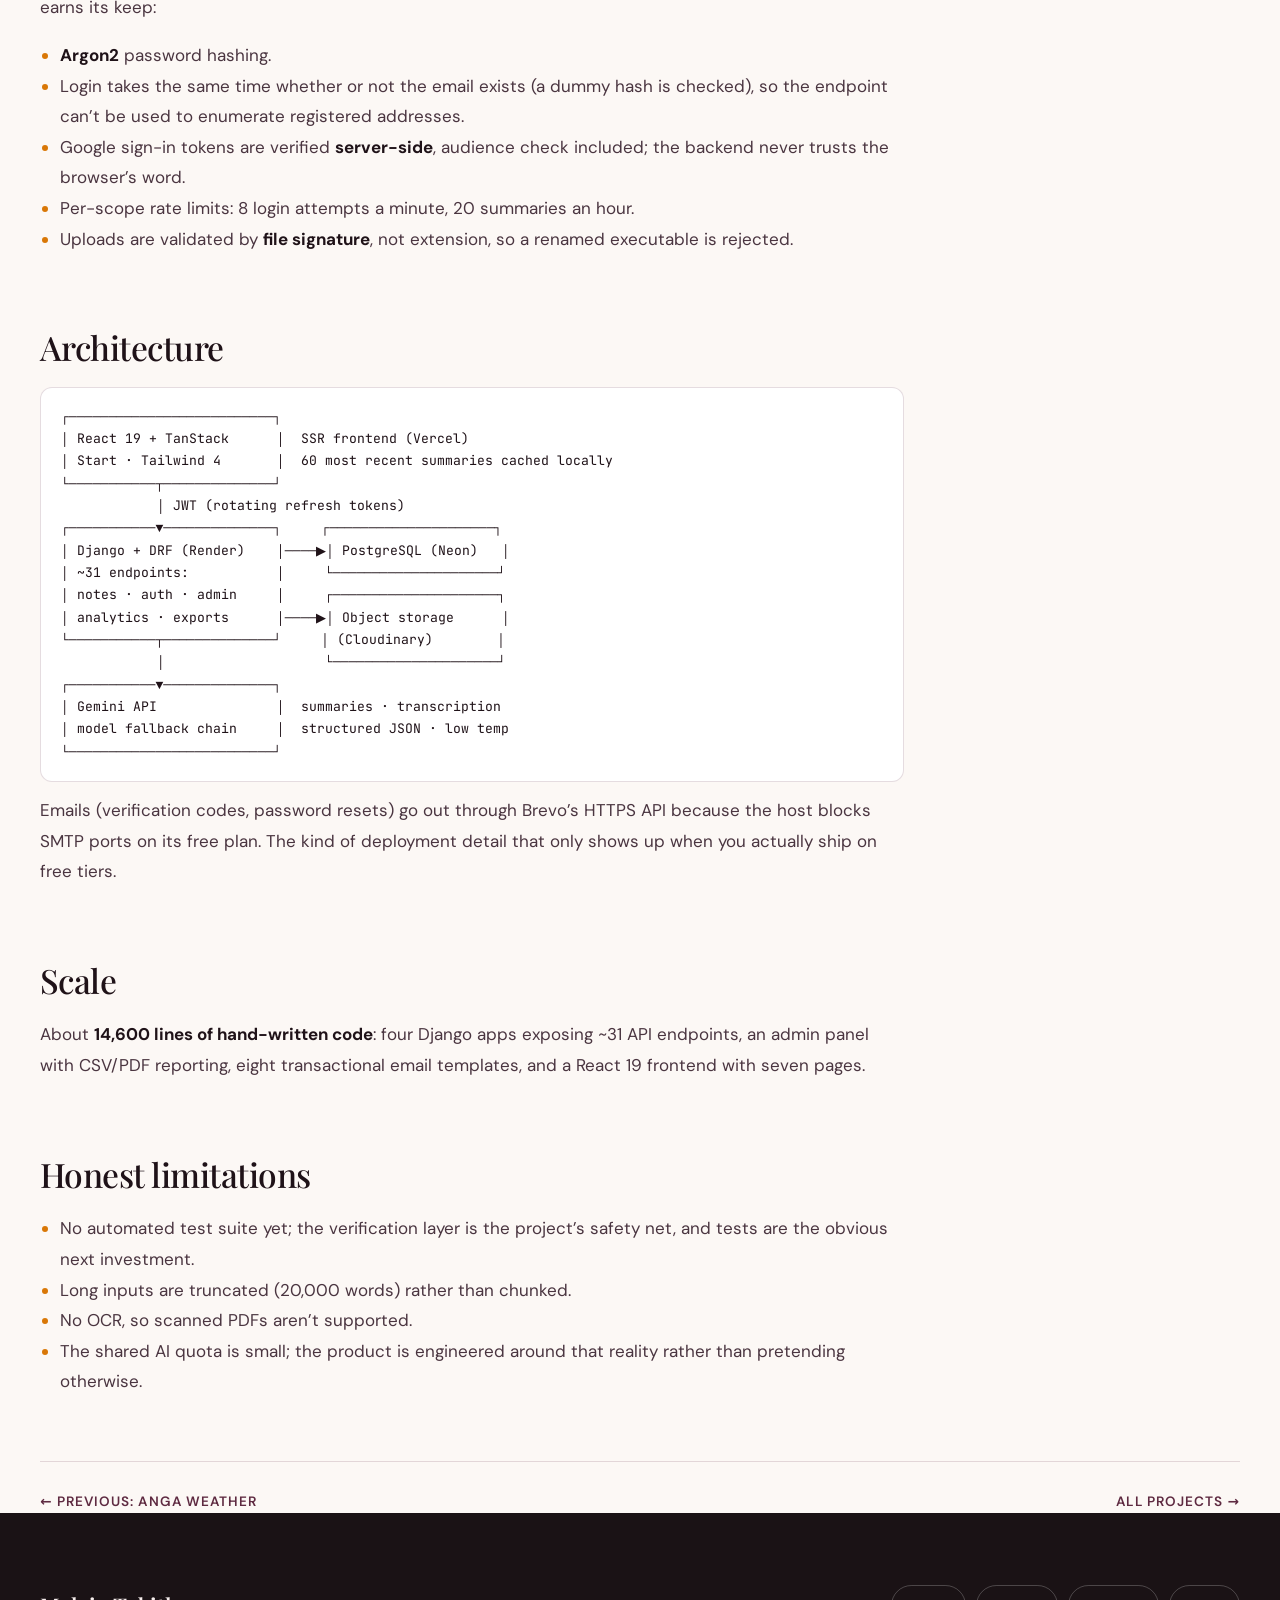
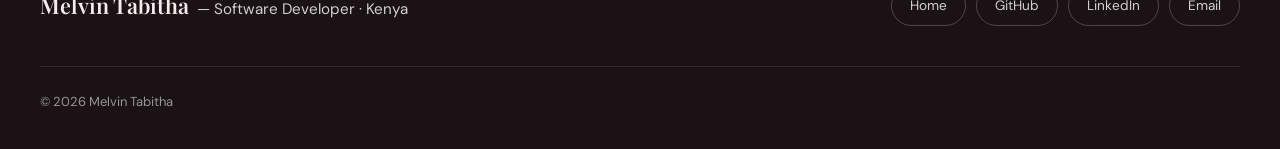
<file: projects/studybuddy/index.html>
<!doctype html>
<html lang="en" class="no-js">
<head>
  <meta charset="utf-8">
  <meta name="viewport" content="width=device-width, initial-scale=1, viewport-fit=cover">
  <title>StudyBuddy — Case Study — Melvin Tabitha</title>
  <meta name="description" content="How StudyBuddy keeps AI summaries honest: grounding enforced after generation, quota-aware Gemini fallbacks, and hardened custom auth. An engineering case study by Melvin Tabitha.">
  <link rel="canonical" href="https://melvintabitha.vercel.app/projects/studybuddy/">
  <meta name="theme-color" content="#fcf8f5">
  <meta property="og:type" content="article">
  <meta property="og:title" content="StudyBuddy — engineering case study">
  <meta property="og:description" content="An AI study tool that summarizes only from the student's own notes, and verifies that it did.">
  <meta property="og:url" content="https://melvintabitha.vercel.app/projects/studybuddy/">
  <meta property="og:image" content="https://melvintabitha.vercel.app/assets/img/projects/studybuddy.jpg">
  <meta name="twitter:card" content="summary_large_image">
  <link rel="icon" type="image/svg+xml" href="../../assets/favicon.svg">
  <link rel="preload" href="../../assets/fonts/playfair-display-latin-var.woff2" as="font" type="font/woff2" crossorigin>
  <link rel="preload" href="../../assets/fonts/dm-sans-latin-var.woff2" as="font" type="font/woff2" crossorigin>
  <link rel="stylesheet" href="../../css/main.css?v=29">
  <script>document.documentElement.classList.replace("no-js","js");</script>
  <script>
    (function () {
      var theme = "light";
      try {
        var saved = localStorage.getItem("melvin.theme");
        if (saved === "dark" || saved === "light") theme = saved;
      } catch (e) {}
      document.documentElement.setAttribute("data-theme", theme);
      var m = document.querySelector('meta[name="theme-color"]');
      if (m) m.setAttribute("content", theme === "dark" ? "#1a1215" : "#fcf8f5");
    })();
  </script>
  <script type="application/ld+json">
  {
    "@context": "https://schema.org",
    "@type": "BreadcrumbList",
    "itemListElement": [
      { "@type": "ListItem", "position": 1, "name": "Home", "item": "https://melvintabitha.vercel.app/" },
      { "@type": "ListItem", "position": 2, "name": "Projects", "item": "https://melvintabitha.vercel.app/projects/" },
      { "@type": "ListItem", "position": 3, "name": "StudyBuddy case study", "item": "https://melvintabitha.vercel.app/projects/studybuddy/" }
    ]
  }
  </script>
</head>
<body>
  <a class="skip-link" href="#main">Skip to content</a>

  <header class="site-header">
    <div class="container">
      <a class="wordmark" href="../../index.html"><span class="tilde">~/</span>melvin-tabitha</a>
      <button class="theme-toggle" type="button" aria-pressed="true" aria-label="Switch to dark mode" title="Switch to dark mode">
        <svg class="icon-sun" viewBox="0 0 24 24" fill="none" stroke="currentColor" stroke-width="2" stroke-linecap="round" stroke-linejoin="round" aria-hidden="true"><circle cx="12" cy="12" r="4"/><path d="M12 2v2M12 20v2M4.93 4.93l1.41 1.41M17.66 17.66l1.41 1.41M2 12h2M20 12h2M4.93 19.07l1.41-1.41M17.66 6.34l1.41-1.41"/></svg>
        <svg class="icon-moon" viewBox="0 0 24 24" fill="none" stroke="currentColor" stroke-width="2" stroke-linecap="round" stroke-linejoin="round" aria-hidden="true"><path d="M21 12.79A9 9 0 1 1 11.21 3 7 7 0 0 0 21 12.79z"/></svg>
      </button>
<button class="nav-toggle" aria-expanded="false" aria-controls="site-nav" aria-label="Menu">
        <svg width="20" height="20" viewBox="0 0 24 24" fill="none" stroke="currentColor" stroke-width="2" stroke-linecap="round" aria-hidden="true"><line x1="3" y1="6" x2="21" y2="6"/><line x1="3" y1="12" x2="21" y2="12"/><line x1="3" y1="18" x2="21" y2="18"/></svg>
      </button>
      <nav class="site-nav" id="site-nav" aria-label="Main">
        <a href="../index.html" class="active">Projects</a>
        <a href="../../index.html#skills">Skills</a>
        <a href="../../index.html#services">Services</a>
        <a href="../../index.html#about">About</a>
        <a href="../../index.html#contact">Contact</a>
        <a class="nav-cv" href="../../cv/index.html?doc=cv">CV</a>
        <div class="nav-social" role="group" aria-label="Contact links">
          <a href="mailto:melvintabitha26@gmail.com" aria-label="Email"><svg width="20" height="20" viewBox="0 0 24 24" fill="none" stroke="currentColor" stroke-width="1.8" stroke-linecap="round" stroke-linejoin="round" aria-hidden="true"><rect x="2" y="4" width="20" height="16" rx="2"/><path d="m22 7-10 6L2 7"/></svg></a>
          <a href="https://wa.me/254729563144" rel="noopener" aria-label="WhatsApp"><svg width="20" height="20" viewBox="0 0 24 24" fill="none" stroke="currentColor" stroke-width="1.8" stroke-linecap="round" stroke-linejoin="round" aria-hidden="true"><path d="M21 11.5a8.38 8.38 0 0 1-.9 3.8 8.5 8.5 0 0 1-7.6 4.7 8.38 8.38 0 0 1-3.8-.9L3 21l1.9-5.7a8.38 8.38 0 0 1-.9-3.8 8.5 8.5 0 0 1 4.7-7.6 8.38 8.38 0 0 1 3.8-.9h.5a8.48 8.48 0 0 1 8 8z"/></svg></a>
          <a href="https://www.linkedin.com/in/melvin-tabitha-5abb782a2/" rel="noopener" aria-label="LinkedIn"><svg width="20" height="20" viewBox="0 0 24 24" fill="none" stroke="currentColor" stroke-width="1.8" stroke-linecap="round" stroke-linejoin="round" aria-hidden="true"><path d="M16 8a6 6 0 0 1 6 6v7h-4v-7a2 2 0 0 0-4 0v7h-4V9h4v1.5A6 6 0 0 1 16 8z"/><rect x="2" y="9" width="4" height="12"/><circle cx="4" cy="4" r="2"/></svg></a>
          <a href="https://github.com/MelvinTabitha738" rel="noopener" aria-label="GitHub"><svg width="20" height="20" viewBox="0 0 24 24" fill="none" stroke="currentColor" stroke-width="1.8" stroke-linecap="round" stroke-linejoin="round" aria-hidden="true"><path d="M15 22v-4a4.8 4.8 0 0 0-1-3.5c3 0 6-2 6-5.5a5.34 5.34 0 0 0-1.5-3.5 5 5 0 0 0-.08-3.5s-1.18-.35-3.92 1.5a13.38 13.38 0 0 0-7 0C4.76 1.65 3.58 2 3.58 2A5 5 0 0 0 3.5 5.5 5.34 5.34 0 0 0 2 9c0 3.5 3 5.5 6 5.5a4.8 4.8 0 0 0-1 3.5v4"/><path d="M9 18c-4.51 2-5-2-7-2"/></svg></a>
        </div>
      </nav>
    </div>
  </header>

  <main id="main">
    <div class="case-header">
      <div class="container">
        <p class="breadcrumbs"><a href="../../index.html">~</a> / <a href="../index.html">projects</a> / studybuddy</p>
        <h1>StudyBuddy</h1>
        <p class="tagline">
          An AI study tool for students: upload notes or a lecture recording, get summaries, quizzes
          and flashcards, grounded strictly in your own material, with the grounding verified in
          code rather than promised in a prompt.
        </p>
        <dl class="case-meta">
          <div><dt>role</dt><dd>Sole developer, full stack</dd></div>
          <div><dt>backend</dt><dd>Django · DRF · PostgreSQL (Neon)</dd></div>
          <div><dt>ai</dt><dd>Gemini (summaries, transcription)</dd></div>
          <div><dt>frontend</dt><dd>React 19 · TanStack Start · Tailwind 4</dd></div>
          <div><dt>links</dt><dd>
            <a href="https://study-buddy-one-lovat.vercel.app/" rel="noopener">Live ↗</a> ·
            <a href="https://github.com/MelvinTabitha738/study-buddy-ai" rel="noopener">Code ↗</a>
          </dd></div>
        </dl>
      </div>
    </div>

    <div class="container">
      <figure class="case-shot">
        <img src="../../assets/img/projects/studybuddy.jpg" alt="StudyBuddy's landing page: long lecture notes, made short and clear. Upload notes, choose a format, revise and test yourself" width="1440" height="900" fetchpriority="high">
      </figure>

      <div class="prose">
        <h2>The problem</h2>
        <p>
          Students revising from long lecture notes need summaries they can trust. A general-purpose
          chatbot happily invents a plausible definition that was never in the notes, and a student
          revising from an invented definition is worse off than one who never summarized at all.
          StudyBuddy’s core promise is on its landing page: <strong>the AI summarizes, but only from
          your text</strong>.
        </p>

        <h2>What it does</h2>
        <ul>
          <li>Accepts notes as <strong>PDF, Word, plain text or a lecture recording</strong>;
            audio is transcribed first, then treated like any other notes.</li>
          <li>Produces summaries in the student’s choice of <strong>four lengths and eight
            formats</strong>: revision notes, bullets, exam prep, concepts, flashcards, Q&amp;A
            and more.</li>
          <li>Extracts key terms, definitions, formulae and examples; generates
            <strong>quizzes and flashcards</strong> from the same material.</li>
          <li>Exports to <strong>PDF, Word or text</strong> for offline revision; recent summaries
            are also cached locally so revision works on an unreliable connection.</li>
          <li>Accounts via email (with verification codes) or <strong>Google sign-in</strong>.</li>
        </ul>

        <h2>Keeping the AI honest</h2>
        <p>
          Prompt instructions alone don’t make grounding true; models drift. So StudyBuddy
          enforces grounding <strong>after</strong> generation, in code:
        </p>
        <pre><span class="c"># every AI response passes verification before the student sees it</span>
keywords     → must literally appear in the notes (plural-aware)
definitions  → dropped unless ≥ 50% of their words overlap the source
formulae     → dropped below 60% overlap
quiz items   → must quote an <span class="a">evidence sentence</span>; ≥ 70% of the
               question’s words must come from the notes
"explain X"  → refused outright when X isn’t in the notes</pre>
        <p>
          The model also runs at low temperature with structured JSON output, so responses are
          parsed, not scraped. What survives verification is what the student sees.
        </p>

        <h2>Living inside a free AI quota</h2>
        <p>
          The free Gemini tier allows the whole project roughly 20 requests a day, so the AI layer
          treats failure as a first-class state:
        </p>
        <ul>
          <li>Errors are <strong>classified</strong> (daily quota, rate limit, overloaded, bad
            parameter) and only transient ones are retried, with backoff.</li>
          <li>When one model’s daily quota runs out, the service <strong>falls back across a chain
            of Gemini models</strong> automatically.</li>
          <li>Results are cached under a <strong>SHA-256 hash of the text plus the chosen
            options</strong>, so a shared class handout is summarized once, not once per student.</li>
          <li>The SDK client is built at startup, shaving ~3.4 s off the first request.</li>
        </ul>

        <h2>Auth, built properly</h2>
        <p>Authentication is custom (JWT with refresh-token rotation and a blacklist), and the
          details are where it earns its keep:</p>
        <ul>
          <li><strong>Argon2</strong> password hashing.</li>
          <li>Login takes the same time whether or not the email exists (a dummy hash is checked),
            so the endpoint can’t be used to enumerate registered addresses.</li>
          <li>Google sign-in tokens are verified <strong>server-side</strong>, audience check
            included; the backend never trusts the browser’s word.</li>
          <li>Per-scope rate limits: 8 login attempts a minute, 20 summaries an hour.</li>
          <li>Uploads are validated by <strong>file signature</strong>, not extension, so a renamed
            executable is rejected.</li>
        </ul>

        <h2>Architecture</h2>
        <pre>
┌──────────────────────────┐
│ React 19 + TanStack      │  SSR frontend (Vercel)
│ Start · Tailwind 4       │  60 most recent summaries cached locally
└───────────┬──────────────┘
            │ JWT (rotating refresh tokens)
┌───────────▼──────────────┐     ┌─────────────────────┐
│ Django + DRF (Render)    │────▶│ PostgreSQL (Neon)   │
│ ~31 endpoints:           │     └─────────────────────┘
│ notes · auth · admin     │     ┌─────────────────────┐
│ analytics · exports      │────▶│ Object storage      │
└───────────┬──────────────┘     │ (Cloudinary)        │
            │                    └─────────────────────┘
┌───────────▼──────────────┐
│ Gemini API               │  summaries · transcription
│ model fallback chain     │  structured JSON · low temp
└──────────────────────────┘</pre>
        <p>
          Emails (verification codes, password resets) go out through Brevo’s HTTPS API because the
          host blocks SMTP ports on its free plan. The kind of deployment detail that only shows
          up when you actually ship on free tiers.
        </p>

        <h2>Scale</h2>
        <p>
          About <strong>14,600 lines of hand-written code</strong>: four Django apps exposing ~31
          API endpoints, an admin panel with CSV/PDF reporting, eight transactional email
          templates, and a React 19 frontend with seven pages.
        </p>

        <h2>Honest limitations</h2>
        <ul>
          <li>No automated test suite yet; the verification layer is the project’s safety net,
            and tests are the obvious next investment.</li>
          <li>Long inputs are truncated (20,000 words) rather than chunked.</li>
          <li>No OCR, so scanned PDFs aren’t supported.</li>
          <li>The shared AI quota is small; the product is engineered around that reality rather
            than pretending otherwise.</li>
        </ul>
      </div>

      <nav class="case-nav" aria-label="More projects">
        <a href="../anga-weather/index.html">← Previous: Anga Weather</a>
        <a href="../index.html">All projects →</a>
      </nav>
    </div>
  </main>

  <footer class="site-footer">
    <div class="container">
      <p><strong style="color:var(--text)">Melvin Tabitha</strong> — Software Developer · Kenya</p>
      <nav aria-label="Footer">
        <a href="../../index.html">Home</a>
        <a href="https://github.com/MelvinTabitha738" rel="noopener">GitHub</a>
        <a href="https://www.linkedin.com/in/melvin-tabitha-5abb782a2/" rel="noopener">LinkedIn</a>
        <a href="mailto:melvintabitha26@gmail.com">Email</a>
      </nav>
      <p class="colophon">© <span id="year">2026</span> Melvin Tabitha</p>
    </div>
  </footer>

  <script src="../../js/main.js?v=17" defer></script>
  <script src="../../js/terminal.js?v=13" defer></script>
</body>
</html>
</file>
<file: css/main.css>
/* ==========================================================================
   Melvin Tabitha — portfolio
   Hand-written CSS. One file, design tokens first, components after.
   Editorial design: ivory and blush grounds, plum primary, amber accents,
   Playfair Display headings over DM Sans body text.
   ========================================================================== */

/* ---- Fonts (self-hosted, variable, latin subset) ------------------------ */
@font-face {
  font-family: "Playfair Display";
  font-style: normal;
  font-weight: 400 700;
  font-display: swap;
  src: url("../assets/fonts/playfair-display-latin-var.woff2") format("woff2");
}
@font-face {
  font-family: "Playfair Display";
  font-style: italic;
  font-weight: 400 700;
  font-display: swap;
  src: url("../assets/fonts/playfair-display-italic-latin-var.woff2") format("woff2");
}
@font-face {
  font-family: "DM Sans";
  font-style: normal;
  font-weight: 300 700;
  font-display: swap;
  src: url("../assets/fonts/dm-sans-latin-var.woff2") format("woff2");
}
@font-face {
  font-family: "JetBrains Mono";
  font-style: normal;
  font-weight: 400 700;
  font-display: swap;
  src: url("../assets/fonts/jetbrains-mono-latin-var.woff2") format("woff2");
}

/* ---- Tokens -------------------------------------------------------------- */
:root {
  /* Light theme is the default. Dark theme lives in [data-theme="dark"] below.
     A tiny inline script in each page's <head> sets data-theme before paint
     from the visitor's saved choice, falling back to light. */
  --bg: #fcf8f5;            /* ivory */
  --bg-alt: #f5edec;        /* light blush */
  --hero-bg: #ebdfdf;       /* blush */
  --surface: #ffffff;
  --surface-2: #f5edec;
  --border: rgba(94, 42, 65, 0.16);
  --border-strong: rgba(94, 42, 65, 0.32);
  --text: #1f1218;
  --muted: #4a3540;
  --faint: #6e5763;
  --accent: #5e2a41;        /* plum */
  --accent-bright: #3d1a2b;
  --accent-ink: #ffffff;
  --accent-soft: rgba(94, 42, 65, 0.07);
  --accent-border: rgba(94, 42, 65, 0.4);
  --accent-border-soft: rgba(94, 42, 65, 0.2);
  --gold: #b45309;          /* amber text, 4.75:1 on ivory */
  --gold-line: #d97706;     /* amber rules and lines */
  --gold-glow: #fbbf24;     /* amber on plum, 6.7:1 */
  --kicker: #a34a07;
  --ok: #0f8a3f;
  --err: #b42318;
  --input-bg: #fcf8f5;
  --band-bg: #5e2a41;
  --band-deep: #3d1a2b;
  --footer-bg: #1a1215;
  --header-bg: rgba(252, 248, 245, 0.9);
  --home-header-bg: rgba(235, 223, 223, 0.86);
  --nav-panel-bg: #fcf8f5;
  --nav-glass: rgba(252, 248, 245, 0.9);
  --overlay-bg: rgba(42, 18, 32, 0.42);
  --grid-dot: rgba(94, 42, 65, 0.09);
  --shadow-fact: 0 24px 60px -36px rgba(61, 26, 43, 0.3);
  --shadow-card: 0 30px 60px -36px rgba(61, 26, 43, 0.35);
  --shadow-panel: 0 32px 60px -20px rgba(61, 26, 43, 0.25);
  --shadow-launch: 0 10px 24px -14px rgba(61, 26, 43, 0.3),
    0 2px 0 rgba(255, 255, 255, 0.5) inset;
  --serif: "Playfair Display", Georgia, "Times New Roman", serif;
  --sans: "DM Sans", system-ui, -apple-system, "Segoe UI", Roboto, sans-serif;
  --mono: "JetBrains Mono", ui-monospace, "Cascadia Code", Consolas, monospace;
  --ease: cubic-bezier(0.22, 1, 0.36, 1);
  --radius: 16px;
  --radius-sm: 8px;
  --container: 1200px;
  --gutter: clamp(16px, 4vw, 32px);
  --header-h: 76px;
  color-scheme: light;
}

:root[data-theme="dark"] {
  --bg: #1a1215;
  --bg-alt: #21161c;
  --hero-bg: #261922;
  --surface: #26191f;
  --surface-2: #2e1f27;
  --border: rgba(235, 223, 223, 0.13);
  --border-strong: rgba(235, 223, 223, 0.26);
  --text: #f5edec;
  --muted: #d3c3ca;
  --faint: #ab97a1;
  --accent: #e7b3c9;        /* rose: plum lifted for dark grounds */
  --accent-bright: #f6d6e3;
  --accent-ink: #2a1220;
  --accent-soft: rgba(231, 179, 201, 0.1);
  --accent-border: rgba(231, 179, 201, 0.42);
  --accent-border-soft: rgba(231, 179, 201, 0.22);
  --gold: #fbbf24;
  --gold-line: #f59e0b;
  --gold-glow: #fbbf24;
  --kicker: #fbbf24;
  --ok: #4ade80;
  --err: #ff8f8f;
  --input-bg: #1a1215;
  --band-bg: #3d1a2b;
  --band-deep: #2a1220;
  --footer-bg: #110b0e;
  --header-bg: rgba(26, 18, 21, 0.88);
  --home-header-bg: rgba(38, 25, 34, 0.88);
  --nav-panel-bg: #1a1215;
  --nav-glass: rgba(26, 18, 21, 0.92);
  --overlay-bg: rgba(5, 3, 4, 0.62);
  --grid-dot: rgba(235, 223, 223, 0.1);
  --shadow-fact: 0 24px 60px -36px rgba(0, 0, 0, 0.8);
  --shadow-card: 0 30px 70px -40px rgba(0, 0, 0, 0.9);
  --shadow-panel: 0 32px 60px -20px rgba(0, 0, 0, 0.7);
  --shadow-launch: 0 10px 24px -14px rgba(0, 0, 0, 0.55),
    0 2px 0 rgba(255, 255, 255, 0.02) inset;
  color-scheme: dark;
}

/* ---- Base ---------------------------------------------------------------- */
*,
*::before,
*::after {
  box-sizing: border-box;
}
html {
  scroll-behavior: smooth;
  scroll-padding-top: calc(var(--header-h) + 16px);
}
@media (prefers-reduced-motion: reduce) {
  html {
    scroll-behavior: auto;
  }
}
body {
  margin: 0;
  background: var(--bg);
  color: var(--text);
  font-family: var(--sans);
  font-size: 1.0625rem;
  line-height: 1.7;
  -webkit-font-smoothing: antialiased;
  text-rendering: optimizeLegibility;
  overflow-x: hidden;
  overflow-x: clip;
}
img {
  max-width: 100%;
  height: auto;
  display: block;
}
a {
  color: var(--accent);
  text-decoration: none;
  transition: color 0.3s var(--ease);
}
a:hover {
  color: var(--accent-bright);
  text-decoration: underline;
  text-underline-offset: 3px;
}
h1,
h2,
h3,
h4 {
  font-family: var(--serif);
  line-height: 1.15;
  letter-spacing: -0.015em;
  margin: 0 0 0.6em;
  font-weight: 500;
  color: var(--text);
}
p {
  margin: 0 0 1em;
}
code,
pre,
kbd {
  font-family: var(--mono);
}
::selection {
  background: var(--accent);
  color: var(--accent-ink);
}
:focus-visible {
  outline: 2px solid var(--gold-line);
  outline-offset: 3px;
  border-radius: 2px;
}

.container {
  width: min(var(--container), calc(100% - 2 * var(--gutter)));
  margin-inline: auto;
}

/* Skip link */
.skip-link {
  position: absolute;
  left: -9999px;
  top: 0;
  z-index: 100;
  background: var(--accent);
  color: var(--accent-ink);
  padding: 10px 18px;
  border-radius: 0 0 var(--radius-sm) 0;
  font-weight: 700;
}
.skip-link:focus {
  left: 0;
}

/* ---- Header / nav --------------------------------------------------------- */
/* Fixed (not sticky) so the bar stays on screen while scrolling on every
   phone browser; the page content starts below it. */
.site-header {
  position: fixed;
  top: 0;
  left: 0;
  right: 0;
  z-index: 50;
  height: var(--header-h);
  backdrop-filter: blur(12px);
  -webkit-backdrop-filter: blur(12px);
  background: var(--header-bg);
  border-bottom: 1px solid var(--border);
}
.site-header + main {
  padding-top: var(--header-h);
}
/* Home: the blush hero runs up behind the translucent bar instead. */
.home .site-header + main {
  padding-top: 0;
}
.home .hero {
  padding-top: var(--header-h);
}
.home .site-header {
  background: var(--home-header-bg);
  border-bottom-color: transparent;
}
.site-header .container {
  height: 100%;
  display: flex;
  align-items: center;
  gap: 16px;
}
.wordmark {
  font-family: var(--serif);
  font-size: 1.3rem;
  font-weight: 600;
  letter-spacing: -0.01em;
  color: var(--text);
  white-space: nowrap;
  margin-right: auto;
  order: 1;
}
.wordmark:hover {
  text-decoration: none;
  color: var(--accent);
}
.wordmark .tilde {
  font-family: var(--mono);
  font-size: 0.85em;
  font-weight: 700;
  color: var(--gold);
  margin-right: 1px;
}
.site-nav {
  order: 2;
  display: flex;
  align-items: center;
  gap: clamp(14px, 2.2vw, 30px);
}
.site-nav a {
  position: relative;
  font-family: var(--sans);
  font-size: 0.9rem;
  font-weight: 500;
  letter-spacing: 0.02em;
  color: var(--text);
  padding: 6px 0;
}
.site-nav a::after {
  content: "";
  position: absolute;
  left: 0;
  bottom: 0;
  width: 0;
  height: 2px;
  background: var(--accent);
  transition: width 0.35s var(--ease);
}
.site-nav a:hover,
.site-nav a.active {
  color: var(--accent);
  text-decoration: none;
}
.site-nav a:hover::after,
.site-nav a.active::after {
  width: 100%;
}

/* CV call-to-action pill with a soft ripple, as on the reference design */
.site-nav .nav-cv {
  isolation: isolate;
  margin-left: 6px;
  padding: 10px 24px;
  border-radius: 999px;
  background: var(--accent);
  color: var(--accent-ink);
  font-size: 0.78rem;
  font-weight: 600;
  letter-spacing: 0.14em;
  text-transform: uppercase;
  transition: background 0.35s var(--ease), transform 0.35s var(--ease);
}
.site-nav .nav-cv::before,
.site-nav .nav-cv::after {
  content: "";
  position: absolute;
  inset: 0;
  width: auto;
  height: auto;
  border-radius: inherit;
  border: 2px solid var(--accent);
  background: none;
  opacity: 0;
  z-index: -1;
  pointer-events: none;
  animation: nav-ripple 2.4s var(--ease) infinite;
}
.site-nav .nav-cv::after {
  animation-delay: 1.2s;
}
.site-nav .nav-cv:hover,
.site-nav .nav-cv.active {
  background: var(--accent-bright);
  color: var(--accent-ink);
  transform: translateY(-1px);
}
.site-nav .nav-cv:hover::after,
.site-nav .nav-cv.active::after {
  width: auto;
}
.site-nav .nav-cv:hover::before,
.site-nav .nav-cv:hover::after {
  animation-play-state: paused;
}
@keyframes nav-ripple {
  0% { opacity: 0.7; transform: scale(1); }
  100% { opacity: 0; transform: scale(1.22, 1.75); }
}

.nav-social {
  display: none;
}
.nav-toggle {
  order: 4;
  display: none;
  align-items: center;
  justify-content: center;
  width: 44px;
  height: 44px;
  background: none;
  border: 1px solid var(--border-strong);
  border-radius: 50%;
  color: var(--text);
  padding: 0;
  cursor: pointer;
}
.nav-toggle svg {
  display: block;
}

@media (max-width: 900px) {
  .nav-toggle {
    display: inline-flex;
  }
  /* Menu icon: the three lines fold into a cross while the menu is open. */
  .nav-toggle line {
    transition: transform 0.4s var(--ease), opacity 0.25s ease;
  }
  .nav-toggle line:nth-child(1) { transform-origin: 12px 6px; }
  .nav-toggle line:nth-child(3) { transform-origin: 12px 18px; }
  .nav-toggle[aria-expanded="true"] line:nth-child(1) {
    transform: translateY(6px) rotate(45deg);
  }
  .nav-toggle[aria-expanded="true"] line:nth-child(2) {
    opacity: 0;
  }
  .nav-toggle[aria-expanded="true"] line:nth-child(3) {
    transform: translateY(-6px) rotate(-45deg);
  }
  .nav-toggle[aria-expanded="true"] {
    background: var(--accent);
    border-color: var(--accent);
    color: var(--accent-ink);
  }

  /* While open: the page behind stops scrolling, and the bar turns solid so
     the panel's own frosted glass can blur the page beneath it. */
  html.nav-open,
  html.nav-open body {
    overflow: hidden;
  }
  html.nav-open .site-header {
    -webkit-backdrop-filter: none;
    backdrop-filter: none;
    background: var(--nav-panel-bg);
  }

  /* Full-screen panel under the bar. Closed, it is clipped away in place
     (never moved off-screen, which would widen the page and make phones
     zoom out); opening slides it in from the right. */
  .site-nav {
    position: absolute;
    top: 100%;
    left: 0;
    right: 0;
    height: calc(100vh - var(--header-h));
    height: calc(100dvh - var(--header-h));
    flex-direction: column;
    align-items: stretch;
    gap: 0;
    padding: 18px var(--gutter) calc(28px + env(safe-area-inset-bottom));
    background: var(--nav-glass);
    -webkit-backdrop-filter: blur(18px) saturate(1.2);
    backdrop-filter: blur(18px) saturate(1.2);
    border-top: 1px solid var(--border);
    overflow-y: auto;
    clip-path: inset(0 0 0 100%);
    visibility: hidden;
    transition: clip-path 0.6s var(--ease), visibility 0s linear 0.6s;
  }
  .site-nav.open {
    clip-path: inset(0 0 0 0);
    visibility: visible;
    transition: clip-path 0.6s var(--ease), visibility 0s;
  }

  /* Links: large serif, sliding in one after another. */
  .site-nav > a,
  .site-nav > .nav-social {
    opacity: 0;
    transform: translateX(28px);
    transition: opacity 0.45s ease, transform 0.6s var(--ease),
      color 0.3s var(--ease), padding 0.3s var(--ease);
  }
  .site-nav.open > a,
  .site-nav.open > .nav-social {
    opacity: 1;
    transform: none;
  }
  .site-nav.open > :nth-child(1) { transition-delay: 0.12s, 0.12s, 0s, 0s; }
  .site-nav.open > :nth-child(2) { transition-delay: 0.17s, 0.17s, 0s, 0s; }
  .site-nav.open > :nth-child(3) { transition-delay: 0.22s, 0.22s, 0s, 0s; }
  .site-nav.open > :nth-child(4) { transition-delay: 0.27s, 0.27s, 0s, 0s; }
  .site-nav.open > :nth-child(5) { transition-delay: 0.32s, 0.32s, 0s, 0s; }
  .site-nav.open > :nth-child(6) { transition-delay: 0.37s, 0.37s, 0s, 0s; }
  .site-nav.open > :nth-child(7) { transition-delay: 0.42s, 0.42s, 0s, 0s; }

  .site-nav a {
    font-family: var(--serif);
    font-size: 1.75rem;
    font-weight: 500;
    letter-spacing: -0.01em;
    padding: 14px 0;
    border-bottom: 1px solid var(--border);
  }
  /* Current page or section: plum, with a short amber line before it. */
  .site-nav > a:not(.nav-cv)::after {
    display: block;
    top: 50%;
    bottom: auto;
    left: 0;
    width: 0;
    height: 2px;
    background: var(--gold-line);
    transition: width 0.4s var(--ease);
  }
  .site-nav > a.active:not(.nav-cv) {
    color: var(--accent);
    padding-left: 30px;
  }
  .site-nav > a.active:not(.nav-cv)::after {
    width: 18px;
  }
  .site-nav > a:not(.nav-cv):hover::after {
    width: 0;
  }
  .site-nav > a.active:not(.nav-cv):hover::after {
    width: 18px;
  }

  .site-nav .nav-cv {
    margin: 30px 0 0;
    padding: 16px 24px;
    text-align: center;
    font-family: var(--sans);
    font-size: 0.85rem;
    letter-spacing: 0.14em;
    border-bottom: 0;
  }
  .site-nav .nav-cv::before,
  .site-nav .nav-cv::after {
    display: block;
  }
  .site-nav:not(.open) .nav-cv::before,
  .site-nav:not(.open) .nav-cv::after {
    animation: none;
  }
  /* The pill is full width here, so its ripple grows mostly in height and
     stays inside the panel. */
  .site-nav.open .nav-cv::before,
  .site-nav.open .nav-cv::after {
    animation-name: nav-ripple-wide;
  }
  @keyframes nav-ripple-wide {
    0% { opacity: 0.6; transform: scale(1); }
    100% { opacity: 0; transform: scale(1.03, 1.45); }
  }
  /* The floating terminal button would sit on the contact icons. */
  html.nav-open .term-launcher {
    display: none;
  }

  /* Contact icons at the foot of the panel. */
  .site-nav > .nav-social {
    display: flex;
    justify-content: center;
    gap: 14px;
    margin-top: auto;
    padding-top: 28px;
  }
  .nav-social a {
    display: grid;
    place-items: center;
    width: 48px;
    height: 48px;
    padding: 0;
    border: 1px solid var(--border-strong);
    border-bottom: 1px solid var(--border-strong);
    border-radius: 50%;
    color: var(--accent);
    transition: background 0.3s var(--ease), color 0.3s var(--ease),
      border-color 0.3s var(--ease);
  }
  .nav-social a::after {
    display: none;
  }
  .nav-social a:hover {
    background: var(--accent);
    border-color: var(--accent);
    color: var(--accent-ink);
  }
}
@media (max-width: 900px) and (prefers-reduced-motion: reduce) {
  .site-nav,
  .site-nav.open,
  .site-nav > a,
  .site-nav > .nav-social,
  .nav-toggle line {
    transition: none;
  }
  .site-nav > a,
  .site-nav > .nav-social {
    transform: none;
  }
}

/* ---- Buttons --------------------------------------------------------------- */
.btn {
  display: inline-flex;
  align-items: center;
  justify-content: center;
  gap: 0.6rem;
  min-height: 52px;
  padding: 0 2rem;
  font-family: var(--sans);
  font-size: 0.8125rem;
  font-weight: 600;
  letter-spacing: 0.14em;
  text-transform: uppercase;
  white-space: nowrap;
  border-radius: 999px;
  border: 1px solid var(--accent);
  background: var(--accent);
  color: var(--accent-ink);
  cursor: pointer;
  transition: background 0.4s var(--ease), color 0.4s var(--ease),
    border-color 0.4s var(--ease), transform 0.4s var(--ease),
    box-shadow 0.4s var(--ease);
}
.btn:hover {
  background: var(--accent-bright);
  border-color: var(--accent-bright);
  color: var(--accent-ink);
  text-decoration: none;
  transform: translateY(-2px);
  box-shadow: 0 12px 28px -12px rgba(94, 42, 65, 0.55);
}
.btn .arrow {
  transition: transform 0.4s var(--ease);
}
.btn:hover .arrow {
  transform: translateX(4px);
}
.btn-ghost {
  background: transparent;
  color: var(--accent);
  border-color: var(--accent);
}
.btn-ghost:hover {
  background: var(--accent);
  border-color: var(--accent);
  color: var(--accent-ink);
}

/* ---- Home hero --------------------------------------------------------------
   Two columns on desktop: the introduction on the left, the portrait in an
   arched frame on the right, sitting on the base of the hero. */
.hero {
  position: relative;
  background: var(--hero-bg);
  overflow: hidden;
  overflow: clip;
}
.hero-inner {
  display: grid;
  grid-template-columns: minmax(0, 1.05fr) minmax(0, 0.95fr);
  gap: clamp(2rem, 5vw, 5rem);
  align-items: center;
  padding-top: clamp(1.5rem, 4svh, 3.5rem);
  min-height: calc(100vh - var(--header-h));
  min-height: calc(100svh - var(--header-h));
}
/* The text column runs the full height of the first screen: the intro sits
   in the space above, and the buttons rest on the bottom edge. On screens too
   short for everything, the buttons stay pinned to the bottom of the window
   until the hero scrolls away. */
.hero-content {
  align-self: stretch;
  display: flex;
  flex-direction: column;
  align-items: flex-start;
  animation: hero-rise 1s var(--ease) both;
}
.hero-content > .hero-kicker {
  margin-top: auto;
}
.hero-kicker {
  display: inline-flex;
  align-items: center;
  gap: 0.75rem;
  margin: 0;
  font-family: var(--sans);
  font-size: 0.9375rem;
  font-weight: 700;
  letter-spacing: 0.2em;
  text-transform: uppercase;
  color: var(--kicker);
}
.hero-kicker::before {
  content: "";
  flex: none;
  width: 36px;
  height: 3px;
  border-radius: 2px;
  background: var(--gold-line);
  box-shadow: 0 0 10px rgba(245, 158, 11, 0.6);
}
.hero h1 {
  font-size: clamp(2.75rem, 6vw, 5.5rem);
  font-weight: 500;
  line-height: 1.05;
  white-space: nowrap;
  letter-spacing: -0.025em;
  margin: 1.25rem 0 1.25rem;
}
.hero h1 em {
  font-style: italic;
  font-weight: 400;
  color: var(--accent);
}
.hero .strap {
  font-family: var(--serif);
  font-size: clamp(1.25rem, 2vw, 1.55rem);
  line-height: 1.45;
  color: var(--text);
  margin-bottom: 1.25rem;
  max-width: 34rem;
}
.hero .strap strong {
  font-style: italic;
  font-weight: 600;
  color: var(--accent);
}
.hero .lede {
  max-width: 34rem;
  font-size: 1.0625rem;
  line-height: 1.75;
  color: var(--muted);
  padding-left: 1.5rem;
  border-left: 2px solid var(--gold-line);
  margin-bottom: 2.25rem;
}
.hero-actions {
  display: flex;
  flex-wrap: wrap;
  gap: 0.875rem;
  align-self: stretch;
  margin-top: auto;
  position: sticky;
  bottom: 0;
  z-index: 3;
  padding: 1.25rem 0 calc(clamp(0.75rem, 2svh, 1.25rem) - 5px);
  background: linear-gradient(to top, var(--hero-bg) 80%, transparent);
}
.hero-actions .btn {
  padding: 0 1.5rem;
}
.hero-media {
  position: relative;
  justify-self: center;
  width: 100%;
  max-width: 440px;
  margin-block: 1.5rem 2.5rem;
  animation: hero-fade 1.2s 0.15s var(--ease) both;
}
.hero-media::before {
  content: "";
  position: absolute;
  inset: -18px -18px 18px 18px;
  border: 1px solid var(--accent-border);
  border-radius: 999px 999px 28px 28px;
  pointer-events: none;
}
.arch {
  position: relative;
  border-radius: 999px 999px 24px 24px;
  overflow: hidden;
  aspect-ratio: 2 / 2.5;
  background: var(--bg-alt);
}
.arch img {
  width: 100%;
  height: 100%;
  object-fit: cover;
  object-position: center 30%;
}
.hero-seal {
  position: absolute;
  left: -46px;
  bottom: 56px;
  width: 108px;
  height: 108px;
  display: flex;
  align-items: center;
  justify-content: center;
  border-radius: 50%;
  background: var(--bg);
  color: var(--accent);
  font-family: var(--mono);
  font-size: 2rem;
  font-weight: 700;
  box-shadow: 0 18px 40px -18px rgba(61, 26, 43, 0.45);
}
.hero-seal span {
  color: var(--gold);
}
@keyframes hero-rise {
  from { opacity: 0; transform: translateY(24px); }
  to { opacity: 1; transform: none; }
}
@keyframes hero-fade {
  from { opacity: 0; transform: scale(0.98); }
  to { opacity: 1; transform: none; }
}

/* ---- Hero role line (typing cycle) ---------------------------------------
   The identity ("Software Developer") renders in HTML so it is readable
   immediately; js/main.js then starts cycling it with the secondary role. */
.role-line {
  display: inline-flex;
  align-items: center;
  flex-wrap: wrap;
  gap: 10px;
  max-width: 100%;
  margin: 0 0 1.25rem;
  font-family: var(--sans);
  font-size: 1rem;
  color: var(--muted);
}
.role-tag {
  font-size: 0.68rem;
  letter-spacing: 0.16em;
  text-transform: uppercase;
  padding: 4px 11px;
  border-radius: 999px;
  background: var(--accent-soft);
  color: var(--accent);
  border: 1px solid var(--accent-border);
  font-weight: 700;
  white-space: nowrap;
}
.role-tag.secondary {
  background: transparent;
  color: var(--muted);
  border-color: var(--border-strong);
}
.role-arrow {
  color: var(--gold-line);
  font-weight: 700;
}
.role-text {
  font-family: var(--serif);
  font-style: italic;
  font-size: 1.3rem;
  color: var(--text);
  min-height: 1em;
}
.role-cursor {
  display: inline-block;
  width: 2px;
  height: 1.3em;
  background: var(--gold-line);
  margin-left: 2px;
  vertical-align: -4px;
  animation: role-blink 1s steps(1, end) infinite;
}
@keyframes role-blink {
  50% { opacity: 0; }
}
@media (prefers-reduced-motion: reduce) {
  .role-cursor { animation: none; opacity: 0.6; }
}

@media (max-width: 1024px) {
  .hero-inner {
    grid-template-columns: minmax(0, 1fr) minmax(0, 0.9fr);
  }
  .hero-seal {
    left: -22px;
    width: 92px;
    height: 92px;
    font-size: 1.7rem;
  }
}

/* Phones and small tablets: one column, text aligned left. The name comes
   first, then the portrait, then the introduction and the buttons. */
@media (max-width: 860px) {
  .hero-inner {
    grid-template-columns: 1fr;
    min-height: 0;
    gap: 1rem;
    text-align: left;
    padding-top: 2.5rem;
    padding-bottom: 1.5rem;
    align-items: center;
  }
  .hero-content {
    display: contents;
  }
  .hero-kicker,
  .hero-content > .hero-kicker {
    margin-top: 0;
  }
  .hero-kicker {
    order: 1;
    justify-self: start;
    font-size: 0.8125rem;
    letter-spacing: 0.16em;
  }
  .hero-kicker::before {
    width: 24px;
  }
  .hero h1 {
    order: 2;
    margin: 0.25rem 0 0;
  }
  .role-line {
    order: 3;
    justify-content: flex-start;
    justify-self: start;
    margin: 0;
  }
  .hero-media {
    order: 4;
    max-width: 320px;
    margin: 1.25rem auto 1rem;
  }
  .hero .strap {
    order: 5;
    margin: 0.5rem 0 0;
  }
  .hero .lede {
    order: 6;
    padding-left: 1.1rem;
    margin: 0.75rem 0 0.5rem;
  }
  /* Pinned to the bottom of the screen while the hero is in view, so the
     buttons are visible before any scrolling; they settle under the intro. */
  .hero-actions {
    order: 7;
    justify-content: flex-start;
    margin: 0 calc(-1 * var(--gutter));
    padding: 0.875rem var(--gutter) calc(0.5rem - 5px + env(safe-area-inset-bottom));
  }
  .hero-seal {
    left: -8px;
    bottom: 32px;
    width: 78px;
    height: 78px;
    font-size: 1.45rem;
  }
  .hero-media::before {
    inset: -12px -12px 12px 12px;
  }
}
/* Small screens: buttons keep their natural width and wrap as a
   left-aligned group, scaled down a step so two sit side by side on a phone.
   Section intros align left so every line starts at the same edge. */
@media (max-width: 600px) {
  .section-head .section-intro {
    text-align: left;
  }
  .hero-actions {
    gap: 10px;
  }
  .hero-actions .btn {
    flex: 0 1 auto;
    min-height: 46px;
    padding: 0 1.15rem;
    font-size: 0.75rem;
    letter-spacing: 0.1em;
    white-space: nowrap;
  }
}
@media (max-width: 340px) {
  .hero-actions .btn {
    padding: 0 0.9rem;
    letter-spacing: 0.06em;
  }
}
@media (prefers-reduced-motion: reduce) {
  .hero-content,
  .hero-media {
    animation: none;
  }
}

/* ---- Quick facts band -------------------------------------------------------
   The plum band under the hero, in place of the reference's statistics row. */
.facts {
  background: var(--band-bg);
  color: #fff;
  padding: clamp(3rem, 6vw, 4.75rem) 0;
}
.facts-title {
  text-align: center;
  font-family: var(--mono);
  font-size: 0.8rem;
  letter-spacing: 0.06em;
  color: rgba(255, 255, 255, 0.6);
  margin-bottom: 2rem;
}
.facts-grid {
  display: grid;
  grid-template-columns: repeat(4, minmax(0, 1fr));
  gap: 1px;
  margin: 0;
  background: rgba(255, 255, 255, 0.16);
}
.fact {
  background: var(--band-bg);
  padding: 1.5rem clamp(0.75rem, 2vw, 1.5rem);
  text-align: center;
}
.fact dt {
  font-family: var(--sans);
  font-size: 0.7rem;
  font-weight: 600;
  letter-spacing: 0.2em;
  text-transform: uppercase;
  color: rgba(255, 255, 255, 0.66);
  margin-bottom: 0.6rem;
}
.fact dd {
  margin: 0;
  font-family: var(--serif);
  font-size: clamp(1.1rem, 1.6vw, 1.3rem);
  line-height: 1.4;
  color: var(--gold-glow);
  overflow-wrap: anywhere;
}
.fact dd a {
  color: var(--gold-glow);
  border-bottom: 1px solid rgba(251, 191, 36, 0.5);
}
.fact dd a:hover {
  color: #fff;
  border-bottom-color: #fff;
  text-decoration: none;
}
.fact dd .ok {
  color: #4ade80;
}
@media (max-width: 900px) {
  .facts-grid {
    grid-template-columns: repeat(2, minmax(0, 1fr));
  }
}
/* Phones keep two columns; cells and text tighten so long values wrap
   neatly inside the narrower cells. */
@media (max-width: 480px) {
  .fact {
    padding: 1.1rem 0.6rem;
  }
  .fact dt {
    font-size: 0.62rem;
    letter-spacing: 0.14em;
  }
  .fact dd {
    font-size: 1rem;
  }
}

/* ---- Sections -------------------------------------------------------------- */
.section {
  padding: clamp(4.5rem, 8vw, 7rem) 0;
}
.section-alt {
  background: var(--bg-alt);
}
.section-head {
  text-align: center;
  margin-bottom: clamp(2.5rem, 5vw, 4rem);
}
.eyebrow {
  display: block;
  font-family: var(--sans);
  font-size: 0.75rem;
  font-weight: 600;
  letter-spacing: 0.22em;
  text-transform: uppercase;
  color: var(--accent);
  margin-bottom: 1rem;
}
.section-head .eyebrow {
  margin-bottom: 0;
}
.rule {
  display: block;
  width: 64px;
  height: 3px;
  border-radius: 2px;
  background: var(--gold-line);
  margin: 1.25rem auto 1.5rem;
}
.section-title {
  font-size: clamp(2rem, 4vw, 3rem);
  font-weight: 500;
  line-height: 1.12;
  margin-bottom: 1rem;
}
.section-intro {
  color: var(--muted);
  max-width: 62ch;
  margin-bottom: 44px;
}
.section-head .section-intro {
  margin: 0 auto;
}
.section-cta {
  margin: clamp(2.5rem, 5vw, 3.5rem) 0 0;
  text-align: center;
}

/* ---- Project feature rows --------------------------------------------------- */
.project-feature {
  display: grid;
  grid-template-columns: minmax(0, 1.05fr) minmax(0, 1fr);
  gap: clamp(32px, 6vw, 80px);
  align-items: center;
  padding: clamp(2.5rem, 5vw, 4rem) 0;
}
.project-feature + .project-feature {
  border-top: 1px solid var(--border);
}
.project-feature:nth-child(even) .project-media {
  order: 2;
}
.project-media {
  position: relative;
}
.project-media::before {
  content: "";
  position: absolute;
  inset: 16px -16px -16px 16px;
  border: 1px solid var(--accent-border-soft);
  border-radius: calc(var(--radius) + 4px);
  pointer-events: none;
  transition: transform 0.6s var(--ease);
}
.project-feature:nth-child(even) .project-media::before {
  inset: 16px 16px -16px -16px;
}
.project-media a {
  position: relative;
  z-index: 1;
  display: block;
  border-radius: var(--radius);
  overflow: hidden;
  background: var(--surface);
  box-shadow: var(--shadow-card);
}
.project-media img {
  width: 100%;
  transition: transform 1.2s var(--ease);
}
.project-media a:hover img {
  transform: scale(1.04);
}
.project-feature:hover .project-media::before {
  transform: translate(-6px, -6px);
}
.project-feature:nth-child(even):hover .project-media::before {
  transform: translate(6px, -6px);
}
.project-num {
  display: block;
  font-family: var(--serif);
  font-style: italic;
  font-size: 1.125rem;
  font-weight: 600;
  color: var(--gold);
  margin-bottom: 0.5rem;
}
.project-kind {
  font-family: var(--sans);
  font-size: 0.72rem;
  font-weight: 600;
  letter-spacing: 0.18em;
  text-transform: uppercase;
  color: var(--gold);
  margin-bottom: 0.75rem;
}
.project-body h3 {
  font-size: clamp(1.75rem, 3vw, 2.375rem);
  line-height: 1.1;
  margin-bottom: 0.75rem;
}
.project-body .tagline {
  font-family: var(--serif);
  font-style: italic;
  font-size: 1.2rem;
  line-height: 1.5;
  color: var(--accent);
  margin-bottom: 1rem;
}
.project-body .desc {
  color: var(--muted);
  font-size: 1rem;
  line-height: 1.75;
}
.metric {
  display: flex;
  gap: 10px;
  align-items: flex-start;
  font-size: 0.95rem;
  color: var(--text);
  border-left: 2px solid var(--gold-line);
  padding: 2px 0 2px 1rem;
  margin: 1.1rem 0;
}
.metric .mark {
  color: var(--gold-line);
  font-weight: 700;
  flex-shrink: 0;
}
.metric .mcol {
  display: flex;
  flex-direction: column;
  gap: 3px;
}
.metric .mlabel {
  font-weight: 600;
  color: var(--text);
}
.metric .mcap {
  color: var(--faint);
  font-size: 0.875rem;
  line-height: 1.55;
}
.chips {
  display: flex;
  flex-wrap: wrap;
  gap: 8px;
  margin: 1.1rem 0 1.4rem;
  padding: 0;
  list-style: none;
}
.chips li {
  font-family: var(--sans);
  font-size: 0.75rem;
  font-weight: 500;
  letter-spacing: 0.04em;
  color: var(--accent);
  border: 1px solid var(--accent-border-soft);
  background: var(--accent-soft);
  border-radius: 999px;
  padding: 4px 12px;
}
.project-links {
  display: flex;
  flex-wrap: wrap;
  gap: 0.75rem 1.75rem;
  font-size: 0.8125rem;
  font-weight: 600;
  letter-spacing: 0.1em;
  text-transform: uppercase;
}
.project-links a {
  padding-bottom: 3px;
  border-bottom: 2px solid var(--gold-line);
}
.project-links a:hover {
  text-decoration: none;
  border-bottom-color: var(--accent);
}
.project-links .arrow {
  display: inline-block;
  transition: transform 0.4s var(--ease);
}
.project-links a:hover .arrow {
  transform: translateX(4px);
}
.project-note {
  font-size: 0.875rem;
  color: var(--faint);
  margin-top: 1.1rem;
}

@media (max-width: 860px) {
  .project-feature {
    grid-template-columns: 1fr;
  }
  .project-feature:nth-child(even) .project-media {
    order: 0;
  }
  /* Stacked: name, then category line, then screenshot, then the details.
     .project-body is flattened so its children can be ordered around the media. */
  .project-feature {
    display: flex;
    flex-direction: column;
    align-items: stretch;
    gap: 0;
  }
  .project-feature .project-body {
    display: contents;
  }
  .project-feature .project-body > * {
    order: 4;
  }
  .project-feature .project-body > .project-num {
    order: 0;
  }
  .project-feature .project-body > h3 {
    order: 1;
  }
  .project-feature .project-body > .project-kind {
    order: 2;
    margin-bottom: 20px;
  }
  .project-feature .project-media,
  .project-feature:nth-child(even) .project-media {
    order: 3;
    margin: 0 10px 34px 0;
  }
  .project-media::before,
  .project-feature:nth-child(even) .project-media::before {
    inset: 10px -10px -10px 10px;
  }
}

/* ---- Project cards (secondary grid) ----------------------------------------- */
.card-grid {
  display: grid;
  grid-template-columns: repeat(auto-fit, minmax(min(100%, 290px), 1fr));
  gap: 24px;
}
.project-card {
  display: flex;
  flex-direction: column;
  border: 1px solid var(--border);
  border-radius: var(--radius);
  background: var(--surface);
  overflow: hidden;
  transition: transform 0.5s var(--ease), box-shadow 0.5s var(--ease),
    border-color 0.5s var(--ease);
}
.project-card:hover {
  transform: translateY(-6px);
  border-color: var(--accent-border-soft);
  box-shadow: var(--shadow-card);
}
.project-card .thumb {
  aspect-ratio: 16 / 9;
  overflow: hidden;
  border-bottom: 1px solid var(--border);
  background: var(--surface-2);
}
.project-card .thumb img {
  width: 100%;
  height: 100%;
  object-fit: cover;
  object-position: top;
  transition: transform 1.2s var(--ease);
}
.project-card:hover .thumb img {
  transform: scale(1.05);
}
.project-card .body {
  padding: 1.5rem 1.6rem 1.75rem;
  display: flex;
  flex-direction: column;
  flex: 1;
}
.project-card h3 {
  font-size: 1.5rem;
  margin-bottom: 0.5rem;
}
.project-card .desc {
  color: var(--muted);
  font-size: 0.95rem;
  flex: 1;
}
.project-card .chips {
  margin: 0.75rem 0 1.25rem;
}
/* Single column (below 2 × 290px + gap): show the project name and category
   line before the screenshot. .body is flattened so its children can be
   ordered around the thumbnail; its padding moves onto the children. */
@media (max-width: 651px) {
  .project-card .body {
    display: contents;
  }
  .project-card .body > * {
    order: 4;
    margin-inline: 22px;
  }
  .project-card .body > h3 {
    order: 1;
    padding-top: 22px;
    margin-bottom: 4px;
  }
  .project-card .body > .project-kind {
    order: 2;
    margin-bottom: 16px;
  }
  .project-card .thumb {
    order: 3;
    border-top: 1px solid var(--border);
    margin-bottom: 18px;
  }
  .project-card .body > .project-links {
    margin-bottom: 24px;
  }
}

/* ---- Skills ------------------------------------------------------------------
   Hairline grid: the 1px gaps show the border colour between cells. */
.skills-grid {
  display: grid;
  grid-template-columns: repeat(3, minmax(0, 1fr));
  gap: 1px;
  background: var(--border);
  border: 1px solid var(--border);
  border-radius: var(--radius);
  overflow: hidden;
}
.skill-group {
  position: relative;
  background: var(--bg-alt);
  padding: 2rem clamp(1.25rem, 2.5vw, 2.25rem) 2.25rem;
  transition: background 0.5s var(--ease);
}
.skill-group::before {
  content: "";
  position: absolute;
  top: 0;
  left: 0;
  width: 0;
  height: 2px;
  background: var(--accent);
  transition: width 0.6s var(--ease);
}
.skill-group:hover {
  background: var(--surface);
}
.skill-group:hover::before {
  width: 100%;
}
.skill-group h3 {
  font-size: 1.45rem;
  margin-bottom: 1.1rem;
}
.skill-group ul {
  margin: 0;
  padding: 0;
  list-style: none;
  display: flex;
  flex-direction: column;
  gap: 0.6rem;
  color: var(--muted);
  font-size: 0.95rem;
  line-height: 1.6;
}
.skill-group li {
  position: relative;
  padding-left: 1.1rem;
}
.skill-group li::before {
  content: "";
  position: absolute;
  left: 0;
  top: 0.68em;
  width: 6px;
  height: 6px;
  border-radius: 50%;
  background: var(--gold-line);
}
.skill-group li strong {
  color: var(--text);
  font-weight: 600;
}
@media (max-width: 980px) {
  .skills-grid {
    grid-template-columns: repeat(2, minmax(0, 1fr));
  }
}
@media (max-width: 600px) {
  .skills-grid {
    grid-template-columns: 1fr;
  }
}

/* ---- Services ------------------------------------------------------------------
   Three numbered columns divided by hairlines; a plum line draws across the top
   of the one under the pointer. */
.services-grid {
  display: grid;
  grid-template-columns: repeat(3, minmax(0, 1fr));
  border-top: 1px solid var(--border);
}
.service {
  position: relative;
  display: flex;
  flex-direction: column;
  padding: 3rem clamp(1.25rem, 3vw, 2.5rem) 2.25rem;
  transition: background 0.5s var(--ease);
}
.service + .service {
  border-left: 1px solid var(--border);
}
.service::before {
  content: "";
  position: absolute;
  top: -1px;
  left: 0;
  width: 0;
  height: 2px;
  background: var(--accent);
  transition: width 0.6s var(--ease);
}
.service:hover {
  background: var(--surface);
}
.service:hover::before {
  width: 100%;
}
.service .num {
  font-family: var(--serif);
  font-style: italic;
  font-size: 1.125rem;
  font-weight: 600;
  letter-spacing: 0.04em;
  color: var(--gold);
  margin-bottom: 1.5rem;
  flex: none;
}
.service-icon {
  width: 52px;
  height: 52px;
  display: grid;
  place-items: center;
  border-radius: 50%;
  border: 1px solid var(--border);
  color: var(--accent);
  margin-bottom: 1.5rem;
  transition: background 0.5s var(--ease), color 0.5s var(--ease),
    border-color 0.5s var(--ease);
}
.service:hover .service-icon {
  background: var(--accent);
  border-color: var(--accent);
  color: var(--accent-ink);
}
.service h3 {
  font-size: 1.75rem;
  margin-bottom: 1rem;
}
.service p {
  color: var(--muted);
  font-size: 1rem;
  line-height: 1.75;
  flex: 1;
}
.service .evidence {
  flex: none;
  margin: 0.5rem 0 0;
  font-size: 0.8125rem;
  font-weight: 600;
  letter-spacing: 0.08em;
  text-transform: uppercase;
}
.service .evidence a::after {
  content: "";
  position: absolute;
  inset: 0;
}
.service .evidence a:hover {
  text-decoration: none;
}
@media (max-width: 860px) {
  .services-grid {
    grid-template-columns: 1fr;
  }
  .service {
    display: grid;
    grid-template-columns: 52px 1fr;
    column-gap: 1rem;
    padding: 2rem 0;
  }
  .service + .service {
    border-left: 0;
    border-top: 1px solid var(--border);
  }
  .service:hover {
    background: transparent;
  }
  .service .num {
    display: none;
  }
  .service-icon {
    margin: 0;
    align-self: center;
  }
  .service h3 {
    margin: 0;
    align-self: center;
    font-size: 1.5rem;
  }
  .service p {
    grid-column: 1 / -1;
  }
  .service p:not(.evidence) {
    margin: 1rem 0;
  }
}

/* ---- About ---------------------------------------------------------------------- */
.about-copy {
  max-width: 46rem;
  margin-inline: auto;
}
.about-copy p {
  color: var(--muted);
  font-size: 1.0625rem;
  line-height: 1.85;
}
.about-copy p:first-child {
  font-family: var(--serif);
  font-size: clamp(1.25rem, 2vw, 1.45rem);
  line-height: 1.65;
  color: var(--text);
  margin-bottom: 1.5rem;
}
.about-copy p strong {
  color: var(--text);
  font-weight: 600;
}
.about-copy p:first-child strong {
  font-style: italic;
  color: var(--accent);
}

/* ---- CV & resume ----------------------------------------------------------- */
.cv-choices {
  display: grid;
  grid-template-columns: 1fr;
  gap: 24px;
  max-width: 880px;
  margin-inline: auto;
}
.cv-choice {
  position: relative;
  border: 1px solid var(--border);
  border-radius: var(--radius);
  background: var(--surface);
  padding: 2.25rem 2.25rem 2.5rem;
  display: flex;
  flex-direction: column;
  align-items: flex-start;
  gap: 0.75rem;
  overflow: hidden;
  transition: transform 0.5s var(--ease), box-shadow 0.5s var(--ease);
}
.cv-choice::before {
  content: "";
  position: absolute;
  top: 0;
  left: 0;
  width: 0;
  height: 3px;
  background: var(--gold-line);
  transition: width 0.6s var(--ease);
}
.cv-choice:hover {
  transform: translateY(-4px);
  box-shadow: var(--shadow-card);
}
.cv-choice:hover::before {
  width: 100%;
}
.cv-choice h3 {
  margin: 0;
  font-size: 2rem;
}
.cv-choice p {
  margin: 0 0 0.75rem;
  color: var(--muted);
  flex: 1;
}
@media (min-width: 640px) {
  .cv-choices {
    grid-template-columns: 1fr 1fr;
  }
}

/* ---- Certifications -------------------------------------------------------------- */
.certs-list {
  display: grid;
  grid-template-columns: repeat(auto-fit, minmax(min(100%, 280px), 1fr));
  gap: 16px;
  margin: 0;
  padding: 0;
  list-style: none;
}
.cert {
  border: 1px solid var(--border);
  border-radius: var(--radius);
  background: var(--surface);
  padding: 18px 20px;
}
.cert h3 {
  font-size: 1.1rem;
  margin-bottom: 4px;
}
.cert .issuer {
  color: var(--muted);
  font-size: 0.9rem;
}
.cert .meta {
  font-size: 0.8rem;
  color: var(--faint);
  margin-top: 8px;
}

/* ---- Contact: the deep plum closing band ----------------------------------------
   Tokens are re-pointed inside the band so every component in it reads light
   on plum without its own dark-mode rules. */
.section-band {
  position: relative;
  overflow: hidden;
  background: var(--band-deep);
  --text: #ffffff;
  --muted: rgba(255, 255, 255, 0.82);
  --faint: rgba(255, 255, 255, 0.64);
  --accent: #fbbf24;
  --accent-bright: #fde68a;
  --accent-ink: #2a1220;
  --accent-soft: rgba(251, 191, 36, 0.1);
  --accent-border: rgba(251, 191, 36, 0.6);
  --border: rgba(255, 255, 255, 0.16);
  --border-strong: rgba(255, 255, 255, 0.34);
  --surface: rgba(255, 255, 255, 0.05);
  --input-bg: rgba(255, 255, 255, 0.07);
  --ok: #4ade80;
  --err: #fca5a5;
  color: var(--text);
}
.section-band::after {
  content: "~/";
  content: "~/" / "";
  position: absolute;
  right: -1.5rem;
  bottom: -5rem;
  font-family: var(--mono);
  font-size: clamp(12rem, 26vw, 22rem);
  font-weight: 700;
  line-height: 1;
  color: #fff;
  opacity: 0.05;
  pointer-events: none;
}
.section-band .container {
  position: relative;
  z-index: 1;
}
.section-band .btn-ghost {
  color: #fff;
  border-color: var(--border-strong);
}
.section-band .btn-ghost:hover {
  background: var(--accent);
  border-color: var(--accent);
  color: var(--accent-ink);
}
.contact-grid {
  display: grid;
  grid-template-columns: minmax(0, 1.15fr) minmax(0, 1fr);
  gap: clamp(32px, 6vw, 72px);
  align-items: start;
}
.contact-grid .section-intro {
  font-size: 1.0625rem;
  line-height: 1.75;
}
.contact-grid > * {
  min-width: 0;
}
.channel > span:not(.copied-note) {
  min-width: 0;
  overflow-wrap: anywhere;
}
.contact-channels {
  display: flex;
  flex-direction: column;
  gap: 12px;
  margin-top: 28px;
}
.channel {
  display: flex;
  align-items: center;
  gap: 14px;
  border: 1px solid var(--border);
  border-radius: 999px;
  background: var(--surface);
  padding: 14px 24px;
  color: var(--text);
  font-weight: 600;
  transition: border-color 0.35s var(--ease), background 0.35s var(--ease),
    transform 0.35s var(--ease);
}
.channel:hover {
  border-color: var(--accent);
  background: var(--accent-soft);
  text-decoration: none;
  color: var(--text);
  transform: translateX(4px);
}
.channel svg {
  flex: none;
  color: var(--accent);
}
.channel .sub {
  display: block;
  font-size: 0.82rem;
  font-weight: 400;
  color: var(--faint);
}
.channel.copy-email {
  cursor: pointer;
  width: 100%;
  text-align: left;
  font-family: inherit;
  font-size: inherit;
  line-height: inherit;
}
.channel .copied-note {
  margin-left: auto;
  font-size: 0.8rem;
  color: var(--ok);
  opacity: 0;
  transition: opacity 0.2s ease;
}
.channel.copied .copied-note {
  opacity: 1;
}
.contact-secondary {
  margin-top: 20px;
  font-size: 0.92rem;
  color: var(--faint);
}
.contact-secondary a {
  color: var(--muted);
  border-bottom: 1px solid var(--border-strong);
}
.contact-secondary a:hover {
  color: var(--accent);
  text-decoration: none;
}

/* Compose form (opens WhatsApp or the visitor's email app — nothing stored) */
.compose {
  border: 1px solid var(--border);
  border-radius: calc(var(--radius) + 4px);
  background: var(--surface);
  padding: clamp(22px, 3vw, 34px);
}
.compose h3 {
  font-size: 1.6rem;
}
.compose p.hint {
  color: var(--faint);
  font-size: 0.88rem;
}
.compose label {
  display: block;
  font-size: 0.72rem;
  font-weight: 600;
  letter-spacing: 0.16em;
  text-transform: uppercase;
  color: var(--muted);
  margin: 18px 0 8px;
}
.compose input,
.compose textarea {
  width: 100%;
  background: var(--input-bg);
  border: 1px solid var(--border-strong);
  border-radius: 12px;
  color: var(--text);
  font-family: inherit;
  font-size: 1rem;
  padding: 12px 14px;
}
.compose input::placeholder,
.compose textarea::placeholder {
  color: var(--faint);
}
.compose input:focus,
.compose textarea:focus {
  outline: 2px solid var(--accent);
  outline-offset: 1px;
  border-color: transparent;
}
.compose textarea {
  resize: vertical;
  min-height: 120px;
}
.compose .actions {
  display: flex;
  flex-wrap: wrap;
  gap: 10px;
  margin-top: 20px;
}
.compose .error {
  color: var(--err);
  font-size: 0.86rem;
  margin: 10px 0 0;
  min-height: 1.2em;
}
@media (max-width: 860px) {
  .contact-grid {
    grid-template-columns: 1fr;
  }
}

/* ---- Footer ------------------------------------------------------------------------ */
.site-footer {
  --text: #f5edec;
  --muted: rgba(255, 255, 255, 0.8);
  --faint: rgba(255, 255, 255, 0.55);
  background: var(--footer-bg);
  color: var(--faint);
  padding: clamp(3rem, 6vw, 4.5rem) 0 2.25rem;
  font-size: 0.95rem;
}
.site-footer .container {
  display: flex;
  flex-wrap: wrap;
  gap: 20px 32px;
  justify-content: space-between;
  align-items: center;
}
.site-footer .container > p:first-child {
  margin: 0;
  color: var(--muted);
}
.site-footer .container > p:first-child strong {
  font-family: var(--serif);
  font-size: 1.35rem;
  font-weight: 600;
  margin-right: 4px;
}
.site-footer nav {
  display: flex;
  flex-wrap: wrap;
  gap: 10px;
}
.site-footer nav a {
  color: var(--muted);
  font-size: 0.85rem;
  padding: 8px 18px;
  border: 1px solid rgba(255, 255, 255, 0.22);
  border-radius: 999px;
  transition: background 0.3s var(--ease), border-color 0.3s var(--ease),
    color 0.3s var(--ease);
}
.site-footer nav a:hover {
  color: #fff;
  background: #5e2a41;
  border-color: #7a3d58;
  text-decoration: none;
}
.colophon {
  width: 100%;
  margin: 1.25rem 0 0;
  padding-top: 1.5rem;
  border-top: 1px solid rgba(255, 255, 255, 0.1);
  font-size: 0.8125rem;
  color: var(--faint);
}

/* ---- Secondary page headers (projects index, case studies) ---------------------------- */
.page-hero {
  background: var(--hero-bg);
  padding: clamp(3.5rem, 7vw, 5.5rem) 0 clamp(2.5rem, 5vw, 3.5rem);
}
.page-hero .section-intro {
  margin-bottom: 0;
}
.page-hero + .section {
  padding-top: clamp(2.5rem, 5vw, 4rem) !important;
}
.breadcrumbs {
  font-family: var(--mono);
  font-size: 0.84rem;
  color: var(--faint);
  margin-bottom: 26px;
}
.breadcrumbs a {
  color: var(--accent);
}

/* ---- Case-study pages ---------------------------------------------------------------- */
.case-header {
  background: var(--hero-bg);
  padding: clamp(3.5rem, 7vw, 5.5rem) 0 clamp(2.5rem, 5vw, 3.5rem);
}
.case-header h1 {
  font-size: clamp(2.4rem, 5.5vw, 4rem);
  line-height: 1.05;
}
.case-header .tagline {
  font-family: var(--serif);
  font-style: italic;
  font-size: clamp(1.2rem, 2vw, 1.45rem);
  line-height: 1.5;
  color: var(--accent);
  max-width: 62ch;
}
.case-meta {
  display: flex;
  flex-wrap: wrap;
  gap: 26px;
  margin: 28px 0 0;
  padding: 20px 24px;
  border: 1px solid var(--border);
  border-radius: var(--radius);
  background: var(--surface);
  font-size: 0.92rem;
}
.case-meta div {
  min-width: 140px;
}
.case-meta dt {
  font-size: 0.7rem;
  font-weight: 600;
  letter-spacing: 0.16em;
  text-transform: uppercase;
  color: var(--gold);
  margin-bottom: 4px;
}
.case-meta dd {
  margin: 0;
  color: var(--text);
  font-weight: 600;
}
.case-shot {
  border: 1px solid var(--border);
  border-radius: var(--radius);
  overflow: hidden;
  margin: 40px 0;
  box-shadow: var(--shadow-card);
}
.prose {
  max-width: 72ch;
}
.prose h2 {
  font-size: clamp(1.6rem, 3vw, 2.1rem);
  margin-top: 2.2em;
}
.prose h3 {
  font-size: 1.35rem;
  margin-top: 1.8em;
}
.prose p,
.prose li {
  color: var(--muted);
  line-height: 1.8;
}
.prose strong {
  color: var(--text);
}
.prose ul {
  padding-left: 1.2em;
}
.prose li::marker {
  color: var(--gold-line);
}
.prose pre {
  background: var(--surface);
  border: 1px solid var(--border);
  border-radius: 12px;
  padding: 18px 20px;
  overflow-x: auto;
  font-size: 0.82rem;
  line-height: 1.7;
  color: var(--text);
}
.prose pre .c {
  color: var(--faint);
}
.prose pre .a {
  color: var(--accent);
}
.prose pre .g {
  color: var(--ok);
}
.prose table {
  width: 100%;
  border-collapse: collapse;
  font-size: 0.92rem;
  margin: 1.2em 0;
}
.prose th,
.prose td {
  text-align: left;
  padding: 10px 12px;
  border-bottom: 1px solid var(--border);
  color: var(--muted);
}
.prose th {
  color: var(--text);
  font-size: 0.72rem;
  font-weight: 600;
  letter-spacing: 0.12em;
  text-transform: uppercase;
}
.diagram {
  margin: 1.4em 0;
  border: 1px solid var(--border);
  border-radius: var(--radius);
  background: var(--surface);
  padding: 20px;
}
.diagram svg {
  width: 100%;
  height: auto;
  display: block;
}
.case-nav {
  display: flex;
  justify-content: space-between;
  gap: 16px;
  margin-top: 64px;
  padding-top: 28px;
  border-top: 1px solid var(--border);
  font-size: 0.85rem;
  font-weight: 600;
  letter-spacing: 0.08em;
  text-transform: uppercase;
}

/* ---- 404 ------------------------------------------------------------------------------- */
.error-page {
  min-height: 60vh;
  display: flex;
  align-items: center;
  text-align: left;
}
.error-page .code {
  font-family: var(--mono);
  color: var(--gold);
  font-size: 0.95rem;
  margin-bottom: 14px;
}
.error-page h1 {
  font-size: clamp(2.4rem, 6vw, 4rem);
}

/* ---- Reveal on scroll ------------------------------------------------------------------
   Opt-in: styles only apply once the inline <head> script swaps .no-js for .js
   on <html>, so content is never hidden when JavaScript is unavailable. */
.js .reveal {
  opacity: 0;
  transform: translateY(24px);
  transition: opacity 0.9s var(--ease), transform 0.9s var(--ease),
    background 0.5s var(--ease), box-shadow 0.5s var(--ease),
    border-color 0.5s var(--ease);
}
.js .reveal.in {
  opacity: 1;
  transform: none;
}
.js .skills-grid > .reveal:nth-child(3n + 2),
.js .services-grid > .reveal:nth-child(3n + 2),
.js .card-grid > .reveal:nth-child(3n + 2) {
  transition-delay: 0.1s, 0.1s, 0s, 0s, 0s;
}
.js .skills-grid > .reveal:nth-child(3n),
.js .services-grid > .reveal:nth-child(3n),
.js .card-grid > .reveal:nth-child(3n) {
  transition-delay: 0.2s, 0.2s, 0s, 0s, 0s;
}
@media (prefers-reduced-motion: reduce) {
  .js .reveal {
    opacity: 1;
    transform: none;
    transition: none;
  }
  .btn,
  .channel,
  .project-card,
  .project-card .thumb img,
  .project-media img,
  .project-media::before,
  .cv-choice {
    transition: none;
  }
  .site-nav .nav-cv::before,
  .site-nav .nav-cv::after {
    animation: none;
  }
}

/* ---- Terminal overlay -----------------------------------------------------------------
   Progressive enhancement: launcher and overlay are injected by js/terminal.js and only
   appear when JS is on. The terminal is optional; every command links to real content
   that is also reachable through the regular interface. */
.term-launcher {
  position: fixed;
  right: clamp(14px, 3vw, 28px);
  bottom: clamp(14px, 3vw, 24px);
  z-index: 60;
  display: inline-flex;
  align-items: center;
  gap: 10px;
  padding: 10px 14px;
  background: var(--surface);
  color: var(--text);
  border: 1px solid var(--border-strong);
  border-radius: 999px;
  font-family: var(--mono);
  font-size: 0.85rem;
  cursor: pointer;
  box-shadow: var(--shadow-launch);
  transition: transform 0.2s ease, border-color 0.2s ease, background 0.2s ease;
}
.term-launcher:hover,
.term-launcher:focus-visible {
  border-color: var(--accent);
  transform: translateY(-1px);
}
.term-launcher .caret {
  color: var(--accent);
}
.term-launcher kbd {
  font-family: var(--mono);
  font-size: 0.72rem;
  padding: 2px 6px;
  border: 1px solid var(--border-strong);
  border-radius: 4px;
  color: var(--muted);
  background: var(--surface-2);
}
@media (max-width: 640px) {
  .term-launcher kbd {
    display: none;
  }
}

.term-overlay {
  position: fixed;
  inset: 0;
  z-index: 70;
  display: flex;
  align-items: flex-end;
  justify-content: center;
  padding: clamp(12px, 4vw, 48px);
  background: var(--overlay-bg);
  opacity: 0;
  pointer-events: none;
  transition: opacity 0.18s ease;
}
.term-overlay[data-open="true"] {
  opacity: 1;
  pointer-events: auto;
}
@media (prefers-reduced-motion: reduce) {
  .term-overlay {
    transition: none;
  }
}

.term-panel {
  width: min(760px, 100%);
  max-height: min(70vh, 640px);
  background: var(--surface);
  border: 1px solid var(--border-strong);
  border-radius: var(--radius);
  box-shadow: var(--shadow-panel);
  display: flex;
  flex-direction: column;
  overflow: hidden;
  transform: translateY(16px);
  transition: transform 0.22s ease;
}
.term-overlay[data-open="true"] .term-panel {
  transform: none;
}
@media (prefers-reduced-motion: reduce) {
  .term-panel {
    transition: none;
  }
}
@media (max-width: 640px) {
  .term-launcher {
    right: calc(14px + env(safe-area-inset-right));
    bottom: calc(14px + env(safe-area-inset-bottom));
  }
  /* Full-screen sheet. --term-vh / --term-top are set by js/terminal.js from
     visualViewport so the input row stays above the on-screen keyboard. */
  .term-overlay {
    align-items: stretch;
    padding: 0;
    bottom: auto;
    top: var(--term-top, 0px);
    height: var(--term-vh, 100dvh);
  }
  .term-panel {
    max-height: none;
    height: 100%;
    border-radius: 0;
    border: 0;
  }
}

.term-bar {
  display: flex;
  align-items: center;
  gap: 10px;
  padding: 10px 14px;
  background: var(--surface-2);
  border-bottom: 1px solid var(--border);
  font-family: var(--mono);
  font-size: 0.8rem;
  color: var(--muted);
}
.term-bar .dots {
  display: inline-flex;
  gap: 6px;
}
.term-bar .dots span {
  width: 10px;
  height: 10px;
  border-radius: 50%;
  background: var(--border-strong);
}
.term-bar .title {
  flex: 1;
  text-align: center;
  color: var(--faint);
}
.term-bar .close {
  background: transparent;
  color: var(--muted);
  border: 1px solid transparent;
  padding: 2px 8px;
  border-radius: 6px;
  font-family: var(--mono);
  font-size: 0.78rem;
  cursor: pointer;
}
.term-bar .close:hover,
.term-bar .close:focus-visible {
  color: var(--text);
  border-color: var(--border-strong);
}

.term-body {
  flex: 1;
  overflow-y: auto;
  padding: 14px 16px 6px;
  font-family: var(--mono);
  font-size: 0.92rem;
  line-height: 1.55;
  color: var(--text);
  scrollbar-width: thin;
  scrollbar-color: var(--border-strong) transparent;
}
.term-body::-webkit-scrollbar {
  width: 10px;
}
.term-body::-webkit-scrollbar-thumb {
  background: var(--border-strong);
  border-radius: 10px;
}

.term-line {
  margin: 2px 0;
  white-space: pre-wrap;
  word-break: break-word;
}
.term-line.muted {
  color: var(--muted);
}
.term-line.err {
  color: var(--err);
}
.term-line.ok {
  color: var(--ok);
}
.term-echo {
  color: var(--muted);
}
.term-echo .ps {
  color: var(--accent);
  margin-right: 6px;
}
.term-body a {
  color: var(--accent-bright);
  text-decoration: underline;
  text-underline-offset: 2px;
}
.term-body a:hover,
.term-body a:focus-visible {
  color: var(--accent);
}
.term-body h4 {
  margin: 10px 0 4px;
  font-size: 0.95rem;
  color: var(--text);
  letter-spacing: 0;
}
.term-body table {
  border-collapse: collapse;
  margin: 4px 0 8px;
  width: 100%;
}
.term-body td {
  padding: 1px 10px 1px 0;
  vertical-align: top;
}
.term-body td:first-child {
  color: var(--faint);
  white-space: nowrap;
  width: 7.5rem;
}

.term-input-row {
  display: flex;
  align-items: center;
  gap: 8px;
  padding: 10px 16px 14px;
  border-top: 1px solid var(--border);
  background: var(--surface);
  font-family: var(--mono);
}
.term-input-row .ps {
  color: var(--accent);
  white-space: nowrap;
}
.term-input-row input {
  flex: 1;
  background: transparent;
  border: 0;
  outline: 0;
  color: var(--text);
  font-family: var(--mono);
  font-size: 0.95rem;
  padding: 0;
  caret-color: var(--accent);
}

.term-body a {
  overflow-wrap: anywhere;
}

@media (max-width: 640px) {
  .term-bar {
    padding: calc(8px + env(safe-area-inset-top)) calc(12px + env(safe-area-inset-right)) 8px calc(12px + env(safe-area-inset-left));
  }
  .term-bar .close {
    min-height: 36px;
    padding: 4px 12px;
    font-size: 0.85rem;
  }
  .term-body {
    padding: 12px calc(12px + env(safe-area-inset-right)) 6px calc(12px + env(safe-area-inset-left));
    font-size: 0.85rem;
    -webkit-overflow-scrolling: touch;
    overscroll-behavior: contain;
  }
  /* Two-column tables stack: label above value */
  .term-body table,
  .term-body tbody,
  .term-body tr,
  .term-body td {
    display: block;
    width: auto;
  }
  .term-body tr {
    margin-bottom: 6px;
  }
  .term-body td,
  .term-body td:first-child {
    padding: 0;
    width: auto;
  }
  .term-input-row {
    padding: 8px calc(12px + env(safe-area-inset-right)) calc(10px + env(safe-area-inset-bottom)) calc(12px + env(safe-area-inset-left));
  }
  /* 16px stops iOS Safari from zooming the page when the input is focused */
  .term-input-row input {
    font-size: 16px;
    min-width: 0;
    min-height: 32px;
  }
  /* Shorten the prompt to "~$" so the input keeps most of the row */
  .term-input-row .ps .ps-host,
  .term-echo .ps .ps-host {
    display: none;
  }
}

/* Phones: hide the launcher while the homepage hero (and its pinned buttons)
   fills the screen; it returns as soon as the visitor scrolls on. */
@media (max-width: 860px) {
  .hero-in-view .term-launcher {
    opacity: 0;
    visibility: hidden;
    transform: translateY(12px);
    transition: opacity 0.3s ease, transform 0.3s ease, visibility 0s linear 0.3s;
  }
}

/* Keep page content readable behind the overlay when it is open */
body[data-term-open="true"] {
  overflow: hidden;
}

/* ---- Theme toggle --------------------------------------------------------
   Round icon button at the end of the header. Both icons ship in the markup;
   CSS shows the one for the OPPOSITE theme — the one a click switches to. */
.theme-toggle {
  order: 3;
  display: inline-flex;
  align-items: center;
  justify-content: center;
  flex: none;
  width: 40px;
  height: 40px;
  padding: 0;
  background: transparent;
  border: 1px solid var(--border-strong);
  border-radius: 50%;
  color: var(--text);
  cursor: pointer;
  transition: color 0.3s var(--ease), border-color 0.3s var(--ease),
    background 0.3s var(--ease);
}
.theme-toggle:hover,
.theme-toggle:focus-visible {
  color: var(--accent-ink);
  border-color: var(--accent);
  background: var(--accent);
}
.theme-toggle svg {
  display: block;
  width: 18px;
  height: 18px;
}
/* Light (default) → show the moon (click = go dark). */
.theme-toggle .icon-sun { display: none; }
.theme-toggle .icon-moon { display: block; }
/* Dark → show the sun (click = go light). */
:root[data-theme="dark"] .theme-toggle .icon-sun { display: block; }
:root[data-theme="dark"] .theme-toggle .icon-moon { display: none; }

/* ---- Narrow screens (≤480px) tune-up --------------------------------------
   Final adjustments for small phones. Everything above already handles the
   major layout changes; this block pulls padding back a bit and prevents the
   last few overflow risks on 320–400px screens. */
@media (max-width: 480px) {
  :root {
    --header-h: 68px;
  }
  .hero h1 {
    font-size: clamp(2.2rem, 10vw, 2.75rem);
  }
  .hero .strap {
    font-size: 1.15rem;
  }
  .hero-actions {
    gap: 10px;
  }
  .section {
    padding: clamp(3.5rem, 12vw, 4.5rem) 0;
  }
  .section-title {
    font-size: clamp(1.85rem, 8vw, 2.2rem);
  }
  .skill-group {
    padding: 1.75rem 1.25rem 2rem;
  }
  .project-body h3 {
    font-size: 1.75rem;
  }
  .case-meta {
    gap: 16px;
    padding: 16px 18px;
  }
  .case-meta div {
    min-width: 100%;
  }
  .cv-choice {
    padding: 1.75rem 1.5rem 2rem;
  }
  .channel {
    padding: 12px 18px;
    border-radius: 18px;
  }
  .prose pre {
    padding: 14px 16px;
    font-size: 0.76rem;
  }
  .btn {
    padding: 0 1.5rem;
    white-space: normal;
    text-align: center;
  }
}

/* ---- Extra-narrow screens (≤360px) ----------------------------------------
   A few more pulls for 320–360px devices (iPhone SE 1st gen etc). */
@media (max-width: 360px) {
  .wordmark {
    font-size: 1.1rem;
  }
  .hero h1 {
    font-size: 2.1rem;
  }
  .btn {
    min-height: 48px;
    padding: 0 1.1rem;
    letter-spacing: 0.1em;
  }
}

/* ---- CV / resume viewer (cv/index.html) ------------------------------------ */
.cv-bar {
  position: sticky;
  top: 0;
  z-index: 10;
  background: var(--header-bg);
  backdrop-filter: blur(10px);
  -webkit-backdrop-filter: blur(10px);
  border-bottom: 1px solid var(--border);
  padding-top: env(safe-area-inset-top);
}
.cv-bar-inner {
  max-width: 900px;
  margin: 0 auto;
  padding: 12px max(16px, env(safe-area-inset-left));
  display: flex;
  align-items: center;
  justify-content: space-between;
  gap: 12px;
}
.cv-bar .btn {
  min-height: 44px;
  padding: 0 16px;
  font-size: 0.9rem;
  letter-spacing: 0.01em;
  text-transform: none;
  white-space: nowrap;
}
.cv-title {
  margin: 0;
  font-family: var(--mono);
  font-size: 0.9rem;
  color: var(--muted);
}
.cv-pages {
  max-width: 900px;
  margin: 0 auto;
  padding: 24px 16px calc(40px + env(safe-area-inset-bottom));
  display: flex;
  flex-direction: column;
  align-items: center;
  gap: 20px;
}
.cv-status {
  color: var(--muted);
  text-align: center;
  margin: 40px 0;
}
.cv-sheet {
  position: relative;
  width: 100%;
  max-width: 860px;
  background: #fff;
  border-radius: 4px;
  overflow: hidden;
  box-shadow: var(--shadow-card);
}
.cv-sheet canvas {
  display: block;
  width: 100%;
  height: 100%;
}
.cv-link {
  position: absolute;
  border-radius: 2px;
}
.cv-link:hover,
.cv-link:focus-visible {
  background: rgba(217, 119, 6, 0.18);
}
@media (max-width: 520px) {
  .cv-title { display: none; }
  .cv-bar .btn { padding: 0 12px; font-size: 0.85rem; gap: 6px; }
  .cv-pages { padding-top: 16px; gap: 14px; }
}
@media (max-width: 360px) {
  .cv-bar .btn { padding: 0 12px; font-size: 0.85rem; gap: 6px; }
  .cv-bar .btn svg { display: none; }
}
.cv-native {
  display: flex;
  flex-direction: column;
  height: 100vh;
  height: 100dvh;
}
.cv-native .cv-pages {
  flex: 1;
  max-width: none;
  width: 100%;
  margin: 0;
  padding: 0;
  align-items: stretch;
}
.cv-frame {
  display: block;
  width: 100%;
  height: 100%;
  border: 0;
}
</file>
